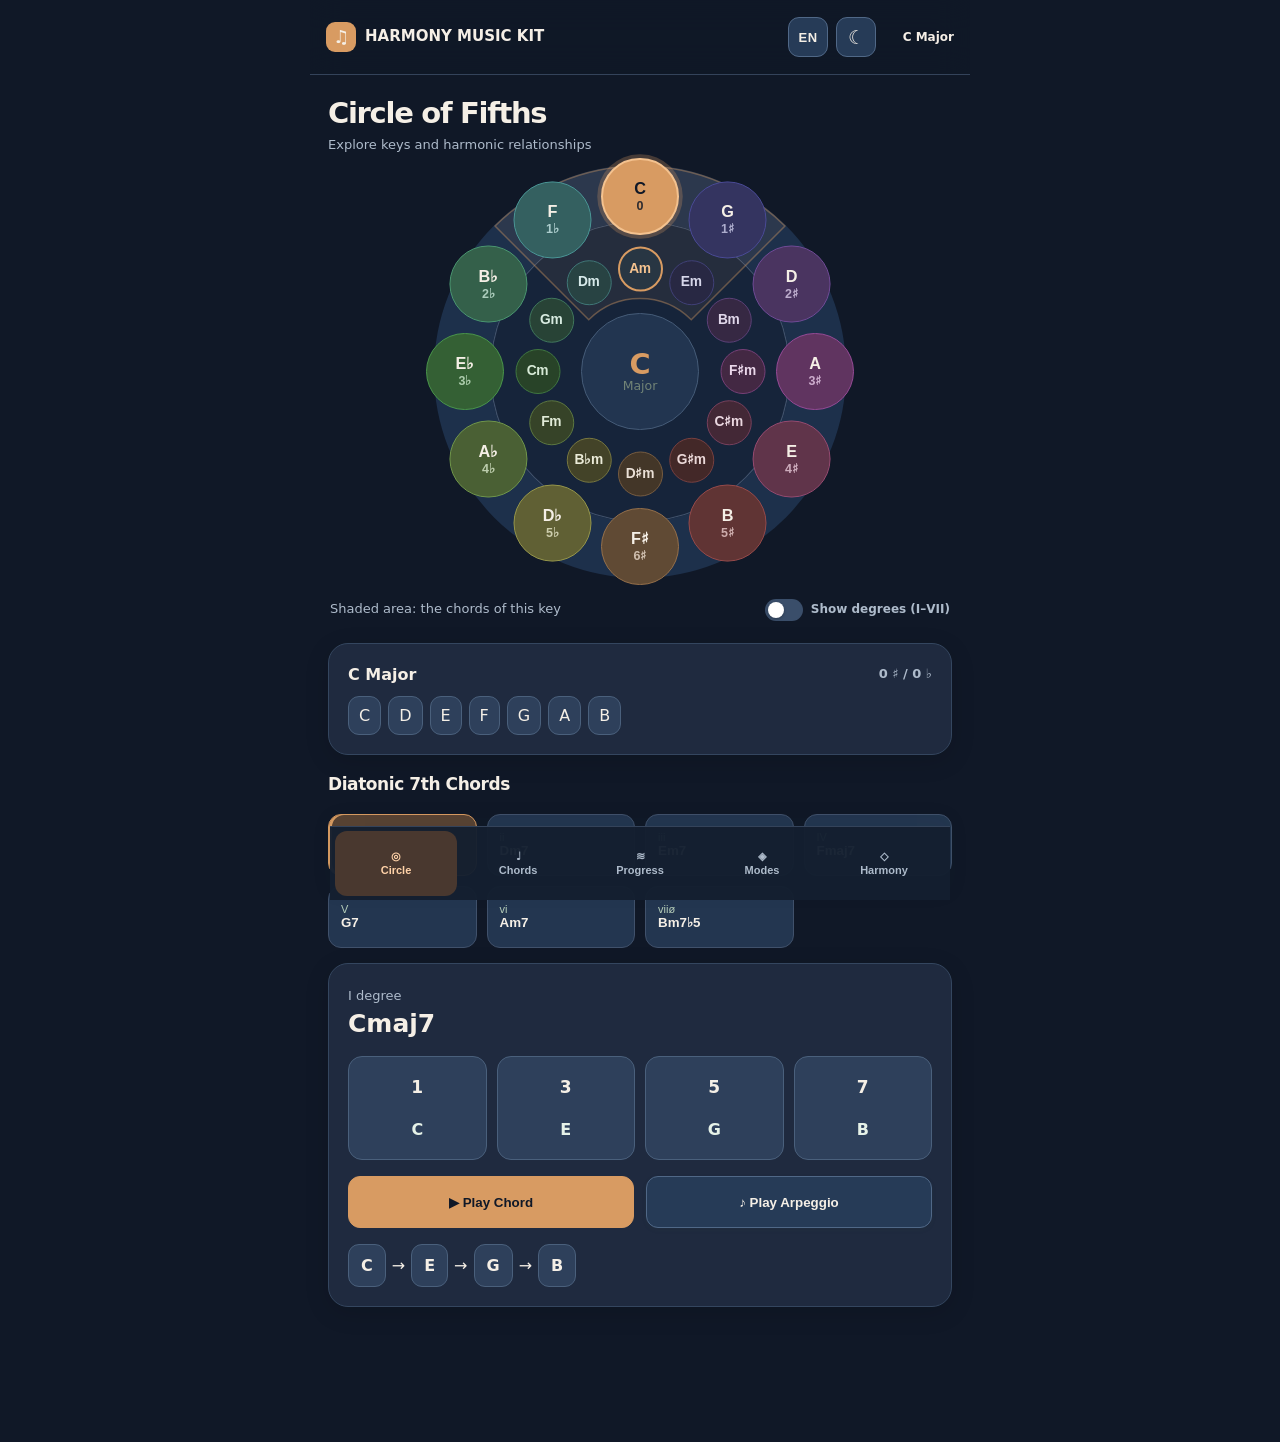
<file: web/index.html>
<!doctype html><html lang="en"><head><meta charset="utf-8"><meta name="viewport" content="width=device-width,initial-scale=1,viewport-fit=cover"><title>Harmony Music Kit 0.9.34</title><style>
:root{--bg:#101613;--panel:#18241e;--card:#202f27;--line:#435849;--text:#f5f9ff;--muted:#b0b9a9;--blue:#b58b57;--cyan:#87b59a;--pink:#bf9b75;--green:#89b99c;--amber:#d4ab6d;--red:#ff506d}*{box-sizing:border-box}body{margin:0;background:linear-gradient(180deg,#121c18,#18221d);color:var(--text);font-family:Inter,system-ui,sans-serif}.app{max-width:620px;margin:auto;min-height:100vh;padding-bottom:84px}header{position:sticky;top:0;z-index:9;display:flex;align-items:center;justify-content:space-between;background:#04111dec;backdrop-filter:blur(16px);padding:14px 18px;border-bottom:1px solid #102f46}.brand{font-size:13px;letter-spacing:.16em;font-weight:900}.brand span{color:var(--cyan)}.headkey{font-size:12px;color:var(--muted);text-align:right}.page{padding:16px}.hide{display:none}.hero{text-align:center}.hero h2{margin:2px 0;font-size:20px}.muted{color:var(--muted);font-size:13px}.seg{display:grid;grid-template-columns:1fr 1fr;background:#26372c;border:1px solid var(--line);border-radius:999px;padding:3px;margin:14px auto;width:min(290px,90%)}.seg button{border:0;border-radius:999px;min-height:38px;background:transparent;color:var(--muted);font-weight:800}.seg button.active{background:linear-gradient(90deg,#1688ef,#29b6ff);color:white;box-shadow:0 4px 18px #1688ef55}.circle{width:330px;height:330px;margin:16px auto 22px;border:50px solid #0c2a40;border-radius:50%;position:relative;box-shadow:inset 0 0 0 2px #15547c,0 0 40px #009dff15}.keybtn{position:absolute;left:50%;top:50%;width:62px;height:62px;margin:-31px;border:1px solid #ffffff33;border-radius:50%;color:#fff;font-weight:900;line-height:1.02;padding:5px 2px;box-shadow:0 7px 16px #0007;text-shadow:0 1px 5px #000}.keybtn:nth-of-type(12n+1){background:linear-gradient(145deg,#ff784d,#c63f62)}.keybtn:nth-of-type(12n+2){background:linear-gradient(145deg,#23b879,#087c79)}.keybtn:nth-of-type(12n+3){background:linear-gradient(145deg,#268cff,#3158d5)}.keybtn:nth-of-type(12n+4){background:linear-gradient(145deg,#20bdb0,#14728c)}.keybtn:nth-of-type(12n+5){background:linear-gradient(145deg,#18a99d,#176777)}.keybtn:nth-of-type(12n+6){background:linear-gradient(145deg,#087d91,#174c72)}.keybtn:nth-of-type(12n+7){background:linear-gradient(145deg,#1662a9,#273d91)}.keybtn:nth-of-type(12n+8){background:linear-gradient(145deg,#2458c4,#45369b)}.keybtn:nth-of-type(12n+9){background:linear-gradient(145deg,#5441c1,#762f9f)}.keybtn:nth-of-type(12n+10){background:linear-gradient(145deg,#8c3ba8,#9e356f)}.keybtn:nth-of-type(12n+11){background:linear-gradient(145deg,#ba3b78,#b94054)}.keybtn:nth-of-type(12n+12){background:linear-gradient(145deg,#d55356,#c45c31)}.keybtn small{display:block;margin-top:4px;color:#f2f8ff;font-size:8px;font-weight:800;white-space:nowrap;letter-spacing:-.03em}.keybtn.active small{color:#fff}.keybtn.active{border:2px solid #fff;transform-origin:center;box-shadow:0 0 0 3px #b58b5788,0 0 25px #b58b57aa}.center{position:absolute;inset:80px;border-radius:50%;display:grid;place-items:center;background:radial-gradient(circle,#0d2c43,#16221c);border:1px solid #1a567d}.center b{font-size:30px;text-shadow:0 0 18px #b58b5788}.center small{display:block;color:#8eb7d0;text-align:center;margin-top:-34px}.card{background:linear-gradient(145deg,#0b2235,#071824);border:1px solid var(--line);border-radius:20px;padding:16px;margin:12px 0;box-shadow:0 14px 34px #0005}.card h3{margin:0 0 10px}.glow{box-shadow:0 0 0 1px #a3bc8755,0 12px 34px #008cff18}.degreeRow{display:grid;grid-template-columns:repeat(4,1fr);gap:9px;margin:14px 0}.degree{display:grid;place-items:center;aspect-ratio:1;border-radius:50%;font-size:18px;font-weight:900;border:1px solid}.d1{color:#55b7ff;border-color:#b58b57;background:#b58b5718}.d3{color:#dc78ff;border-color:#bf9b75;background:#bf9b7518}.d5{color:#ffc14b;border-color:#d4ab6d;background:#d4ab6d18}.d7{color:#52e5d5;border-color:#87b59a;background:#87b59a18}.flow{display:flex;align-items:center;justify-content:center;gap:7px;flex-wrap:wrap;margin:12px 0}.flowChord{min-width:76px;padding:12px 9px;border-radius:13px;text-align:center;background:#2b4335;border:1px solid #22506d;font-weight:900}.flowChord.hot{border-color:var(--amber);background:#6a410d55;color:#ffd37a}.flowChord.alt{border-color:var(--pink);background:#54205c55;color:#f3a5ff}.arrow{color:#7095ad;font-weight:900}.topicTabs{display:grid;grid-template-columns:repeat(5,1fr);gap:5px;background:#16221c;border:1px solid var(--line);padding:4px;border-radius:14px;margin:14px 0}.topicTabs button{border:0;background:transparent;color:var(--muted);padding:10px 4px;border-radius:10px;font-size:11px;font-weight:800}.topicTabs button.active{background:#6b8669;color:white}.why{border-left:3px solid var(--amber);padding:11px 12px;background:#d4ab6d10;border-radius:10px;margin-top:12px}.ab{display:grid;grid-template-columns:1fr 1fr;gap:8px}.legend{display:flex;justify-content:center;gap:12px;flex-wrap:wrap;margin-top:12px;font-size:11px;color:var(--muted)}.legend i{display:inline-block;width:9px;height:9px;border-radius:50%;margin-right:4px}.fretWrap{background:linear-gradient(90deg,#2c1b13,#5b3925,#2d1b13);padding:9px;border-radius:12px}.instTitle{display:flex;justify-content:space-between;align-items:center;margin-bottom:12px}.row{display:flex;gap:7px;flex-wrap:wrap}.pill{border:1px solid #1a4b6d;padding:7px 10px;border-radius:9px;background:#0b2a41}.grid{display:grid;grid-template-columns:repeat(2,1fr);gap:8px}.chord{min-height:62px;border:1px solid var(--line);border-radius:12px;background:#26372c;color:var(--text);text-align:left;padding:9px}.chord.active{border-color:#27a9ff;background:#0d3350;box-shadow:inset 3px 0 #28a9ff}.roman{display:block;color:#72a8ca;font-size:11px}.modes{display:grid;grid-template-columns:repeat(3,1fr);gap:7px}.action{min-height:48px;border:1px solid #24506e;border-radius:12px;background:#202f27;color:var(--text);font-weight:800}.action.active,.action:active{background:#0e4167;border-color:#2fb6ff}.speedbox{margin-top:14px;padding:13px;border:1px solid var(--line);border-radius:14px;background:#061724}.speed{display:flex;justify-content:space-between;align-items:center;gap:10px}input{width:100%;accent-color:#a3bc87}.notes{display:flex;align-items:center;gap:6px;flex-wrap:wrap;margin-top:13px}.note{padding:8px 10px;border:1px solid var(--line);border-radius:10px;font-weight:900;transition:.12s}.note.on{background:#a3bc87;color:white;border-color:#7ed2ff;transform:translateY(-3px);box-shadow:0 0 18px #a3bc8777}.prog,.lesson{width:100%;margin:6px 0;text-align:left;padding:15px;border:1px solid var(--line);border-radius:15px;background:#26372c;color:var(--text)}.prog b,.lesson b{font-size:16px}.prog.active{border-color:#a3bc87;background:#0c3452}.tabs{display:flex;gap:8px}.tabs button{flex:1}.piano{display:flex;height:150px;overflow:hidden;border-radius:10px;background:white}.pk{position:relative;flex:1;border-right:1px solid #aaa;background:#fff;color:#102030;font-size:10px;display:flex;align-items:flex-end;justify-content:center;padding-bottom:8px;transition:.1s}.pk.black{background:#111;color:#fff;height:92px;margin:0 -11px;z-index:2;border-radius:0 0 4px 4px}.pk.chordtone{background:#ccecff}.pk.black.chordtone{background:#174d74}.pk.playing{background:#a3bc87!important;color:white;box-shadow:inset 0 0 0 3px #7dd8ff}.fret{min-width:540px;display:grid;grid-template-columns:42px repeat(9,1fr);font-size:11px}.fc{height:40px;border-right:1px solid #476075;border-bottom:1px solid #476075;display:flex;align-items:center;justify-content:center}.dot{width:24px;height:24px;border-radius:50%;display:grid;place-items:center;background:#176fa8;color:white;font-size:9px;font-weight:900}.dot.playing{background:#29b6ff;box-shadow:0 0 16px #29b6ff;transform:scale(1.15)}nav{position:fixed;bottom:0;left:0;right:0;max-width:620px;margin:auto;display:grid;grid-template-columns:repeat(5,1fr);background:#16221cf5;border-top:1px solid #16384f;padding-bottom:max(5px,env(safe-area-inset-bottom));z-index:10}nav button{min-height:68px;border:0;background:transparent;color:#6f8da2;font-size:11px;font-weight:800}nav button.active{color:#27aaff;background:#0a2133}.logo{font-size:20px;margin-right:7px}@media(min-width:520px){.grid{grid-template-columns:repeat(4,1fr)}}
.modeChooser{display:grid;grid-template-columns:repeat(2,1fr);gap:8px;margin:12px 0}.modeChoice{padding:11px 6px;border-radius:12px;border:1px solid var(--line);background:#081c2b;color:var(--text);font-weight:800}.modeChoice.active{border-color:var(--cyan);background:#0c4551}.formulaStrip,.modeNotes{display:flex;gap:6px;overflow-x:auto;padding:8px 0 12px}.formulaStep,.modeNote{min-width:39px;padding:9px 6px;text-align:center;border-radius:10px;background:#2b4335;border:1px solid #24516d;font-weight:900}.character{border-color:var(--amber)!important;color:#ffd67d!important;background:#70460d55!important}.modeCompare{border:1px solid #285069;background:#061725;border-radius:14px;padding:12px;margin-top:10px}.modeKeyRow{display:grid;grid-template-columns:54px 1fr 54px;gap:10px;align-items:center;text-align:center}.relativeList{display:grid;gap:8px;margin:14px 0}.relativeMode{display:flex;justify-content:space-between;align-items:center;padding:12px;border-radius:12px;border:1px solid var(--line);background:#081c2b;color:var(--text);text-align:left}.relativeMode span{font-size:11px;color:var(--muted)} 
/* Studio palette — charcoal, olive, parchment and copper */
:root{--bg:#111915;--panel:#19251e;--card:#203127;--line:#435848;--text:#f2efe4;--muted:#b1bba9;--blue:#c5a16e;--cyan:#9cbba0;--pink:#d6a17c;--green:#99bd94;--amber:#e3b774}
body{background:linear-gradient(180deg,#121a15,#1b2820);color:var(--text)}
header,nav{background:#16231deF;border-color:#405645}
.card{background:linear-gradient(145deg,#223329,#1b2a22);border-color:#435849}
.action,.prog,.lesson,.chord,.modeChoice,.relativeMode{background:#27392d;border-color:#4a614e;color:#f2efe4}
.action.active,.action:active,.chord.active,.prog.active,.modeChoice.active{background:#3d5942;border-color:#a3c19b;color:#f6f4e9}
nav button.active{background:#33483a;color:#d5bb8c}
.seg button.active{background:linear-gradient(90deg,#627e5d,#839978);box-shadow:none}
.degree.d1{color:#b8d3b0;border-color:#7e9d75;background:#6d90601b}
.degree.d3{color:#e1b48e;border-color:#bd8b65;background:#bd8b651b}
.degree.d5{color:#e4cf9d;border-color:#c9aa69;background:#c9aa691b}
.degree.d7{color:#a6c9bc;border-color:#86a99b;background:#86a99b1b}
.glow{box-shadow:0 0 0 1px #82977d45,0 12px 34px #080e0a35}
.modeNote,.formulaStep,.pill,.flowChord{background:#304437;border-color:#5b705c}
select{background:#304437!important;color:#f5f1e5!important;border-color:#637960!important}

/* Modern Conservatory — warm paper, editorial hierarchy, evergreen actions */
:root{--bg:#F3F0E8;--panel:#FFFFFF;--card:#FFFFFF;--line:#DCE4DA;--text:#25312C;--muted:#67786D;--blue:#315B48;--cyan:#315B48;--pink:#A87356;--green:#315B48;--amber:#B18448;--red:#A44E50;color-scheme:light}
html{background:#F3F0E8}body{background:#F3F0E8!important;color:var(--text);font-family:Inter,'Segoe UI',system-ui,-apple-system,sans-serif;line-height:1.45}
.app{max-width:660px;background:#F3F0E8;box-shadow:0 0 80px #23392b09}
header{background:#F3F0E8F2!important;border-bottom:1px solid #E1E4DB!important;padding:17px 20px;min-height:72px;box-shadow:none}
.brand{font-size:15px;letter-spacing:.025em;font-weight:850;color:#25312C}.brand span{color:#315B48}.logo{display:inline-grid;place-items:center;width:30px;height:30px;background:#315B48;color:#fff;border-radius:9px;font-size:18px;margin-right:9px}
.headkey{color:#687A6F;font-size:11px;line-height:1.5;max-width:48%}
.page{padding:22px 18px 24px}.page>h2,.hero h2{font-size:29px;font-weight:760;letter-spacing:-.045em;line-height:1.15;color:#25312C;margin:0 0 6px}.hero{text-align:left}.hero .muted,.page>.muted{font-size:13px;color:#738278}.muted{color:#67786D!important}
h3{color:#25312C;font-size:17px;letter-spacing:-.025em}.card{background:#FFFFFF!important;border:1px solid #E3E8DF!important;border-radius:20px;padding:19px;margin:15px 0;box-shadow:0 5px 24px #283D2B0B!important}.card .card{background:#F6F7F2!important;border:1px solid #E6ECE3!important;box-shadow:none!important}.glow{box-shadow:0 7px 28px #233E2B0D!important}
.seg{background:#E7EDE5;border:1px solid #E0E7DD;border-radius:100px}.seg button{color:#627568;font-weight:680}.seg button.active{background:#315B48!important;color:#FFFFFF!important;box-shadow:0 2px 7px #25493625!important}
.circle{background:#EAF0E9;border:45px solid #E4EDE5!important;box-shadow:inset 0 0 0 1px #CFDACF,0 6px 24px #315B4811!important;max-width:calc(100vw - 48px);max-height:calc(100vw - 48px)}
.keybtn,.keybtn:nth-of-type(n){background:#FFFFFF!important;color:#315B48!important;border:1px solid #D3DED4!important;text-shadow:none!important;box-shadow:0 2px 6px #233D2B0C!important;font-size:13px}.keybtn small{color:#788C7B!important;font-weight:650}.keybtn.active,.keybtn.active:nth-of-type(n){background:#315B48!important;color:white!important;border:2px solid #315B48!important;box-shadow:0 0 0 4px #9FB8A455!important}.keybtn.active small{color:#E2EFE5!important}
.center{background:#FFFFFF!important;border:1px solid #DAE4DA!important}.center b{color:#315B48;text-shadow:none!important}.center small{color:#718376!important}
.grid{gap:10px}.chord{background:#F3F6F1!important;border:1px solid #E2E9E0!important;border-radius:13px;color:#304838!important;padding:12px}.chord.active{background:#315B48!important;color:#FFFFFF!important;border-color:#315B48!important;box-shadow:none!important}.roman{color:#718778!important}.chord.active .roman{color:#DCEBE0!important}
.degreeRow{gap:10px}.degree{border-radius:14px;background:#EAF1E9!important;border:1px solid #D9E5DA!important;color:#315B48!important;box-shadow:none!important;font-size:17px}.degree small{color:#617B68!important}
.action{background:#E7EEE7!important;color:#315B48!important;border:1px solid #D4E1D6!important;border-radius:12px;min-height:46px;font-weight:750}.action.active,.action:active{background:#315B48!important;color:#FFFFFF!important;border-color:#315B48!important}
button{cursor:pointer;transition:background-color .16s,border-color .16s,transform .16s}button:focus-visible,select:focus-visible{outline:3px solid #A7BEA7;outline-offset:2px}
#libraryPlay,#runProg,#mlPlay,#guidePlay{background:#315B48!important;color:white!important;border-color:#315B48!important}
#libraryArp,#mlAB{background:#E7EEE7!important;color:#315B48!important}
#libraryPanel .row{align-items:end}label{font-size:12px;color:#65796A;font-weight:700}select{display:block;background:#F5F7F2!important;color:#25312C!important;border:1px solid #D7E2D7!important;border-radius:11px!important;padding:11px 12px!important;min-height:44px;font-size:14px;font-weight:650}
#libraryResult{color:#25312C}#libraryResult .note{background:#EAF1E9!important;color:#315B48!important;border-color:#D8E6D9!important}
#chordsPage>.card:last-of-type{background:#FFFFFF!important;box-shadow:0 4px 16px #2843310B!important;bottom:78px!important}
#instView{background:#F6F8F4!important}.tabs{gap:8px}.tabs .action{flex:1}
.pk.chordtone{background:#CDE2D0!important}.pk.black.chordtone{background:#476B57!important}.pk.playing{background:#8DB69A!important;color:#fff!important}.dot{background:#315B48!important}.fretWrap{background:linear-gradient(90deg,#A17A54,#D2B58B,#A17A54)}.fc{border-color:#B8A283;color:#23392B}
.note,.pill,.formulaStep,.modeNote{background:#EEF3EB!important;border:1px solid #DCE7DB!important;color:#315B48!important;border-radius:11px}.note.on{background:#315B48!important;color:white!important;box-shadow:0 4px 14px #315B4830!important;border-color:#315B48!important}.character{background:#F3E9D9!important;border-color:#C8A475!important;color:#8A6136!important}
.prog,.lesson,.modeChoice,.relativeMode{background:#FFFFFF!important;border:1px solid #E1E8DF!important;border-radius:15px;color:#25312C!important;box-shadow:0 3px 14px #243D2B08!important}.prog.active,.modeChoice.active{background:#E5F0E6!important;border-color:#789D83!important;box-shadow:inset 3px 0 #315B48!important}.prog b,.lesson b{color:#25312C}.modeCompare{background:#F5F8F3!important;border:1px solid #DCE8DC!important}.modeKeyRow b{color:#315B48}.relativeMode span{color:#67786D}.speedbox{background:#F5F7F3!important;border-color:#DCE6DC!important}
.topicTabs{background:#E7EEE7!important;border-color:#DDE6DC!important;gap:4px}.topicTabs button{color:#647B6A;font-weight:700}.topicTabs button.active{background:#315B48!important;color:#FFFFFF!important}.flowChord{background:#EAF1E9!important;border:1px solid #D8E5D8!important;color:#315B48!important}.flowChord.hot{background:#F1E8D8!important;color:#8A6035!important;border-color:#C6A676!important}.flowChord.alt{background:#E9E4EE!important;color:#635176!important;border-color:#B8A8C8!important}.arrow{color:#8B9E8D}.why{background:#F2F4E9!important;border-left:3px solid #B08B52!important;color:#354A39}
nav{background:#FFFEFBF5!important;border-top:1px solid #DFE6DC!important;box-shadow:0 -8px 22px #233B2B0C!important;padding:4px 4px max(5px,env(safe-area-inset-bottom))}nav button{color:#788A7D!important;min-height:65px;font-weight:670;font-size:11px}nav button.active{color:#315B48!important;background:#EAF0E8!important;border-radius:12px}
#libraryResult .formulaStrip{overflow-x:auto}#libraryResult .modeNote{min-width:38px}
@media(max-width:390px){.page{padding:18px 13px}.circle{transform:scale(.91);margin:0 auto -10px;transform-origin:center}.keybtn{width:59px;height:59px;margin:-29.5px}.topicTabs button{font-size:10px;padding:9px 2px}.brand{font-size:13px}.headkey{font-size:10px}}
@media(prefers-reduced-motion:reduce){*,*::before,*::after{transition:none!important;animation:none!important}}

/* v0.9.9: clearer interactive hierarchy and compact note cards */
.play-actions{display:grid;grid-template-columns:1fr 1fr;gap:12px;margin:16px 0}
.play-actions .action{width:100%;min-height:52px}
.action-primary,#libraryPlay,#runProg,#mlPlay,#guidePlay{background:#315B48!important;color:#fff!important;border:1px solid #315B48!important;box-shadow:0 3px 8px #315B4822!important}
.action-secondary,#libraryArp,#mlAB{background:#DFEADF!important;color:#244C39!important;border:1px solid #9FBAA6!important;box-shadow:0 2px 5px #294A3210!important}
.action-primary:hover{background:#244936!important}.action-secondary:hover{background:#D0E3D1!important}
.action-primary:active,.action-secondary:active{transform:scale(.985)}
.degreeRow{gap:10px!important}.degree{aspect-ratio:auto!important;min-height:104px!important;padding:12px 6px!important;line-height:1.55}
.degree small{display:inline-block;margin-top:9px;font-size:16px}
#arpNotes .note{padding:9px 12px}
.mode-compare-panel{background:#F7F9F5;border:1px solid #D9E5D9;border-radius:17px;padding:16px;margin-top:18px}
.compare-title{display:flex;align-items:center;justify-content:space-between;gap:8px;margin-bottom:12px;color:#25312C}
.compare-title .muted{font-size:11px}
.compare-grid{display:grid;grid-template-columns:1fr 1fr;gap:10px}
.compare-choice{min-width:0;display:flex;flex-direction:column;justify-content:center;gap:8px;padding:13px;background:#EAF1E9;border:2px solid #D9E6DA;border-radius:13px;color:#315B48}
.compare-choice small{font-size:11px;color:#5D7564;font-weight:650}
.compare-choice b{font-size:16px}
.compare-choice select{width:100%;min-width:0;margin:0!important;padding:8px!important;background:#fff!important}
.compare-choice.is-playing{background:#D7E8D8!important;border-color:#315B48!important;box-shadow:0 0 0 2px #315B4820}
.compare-reason{font-size:13px;line-height:1.55;color:#546B59;margin:13px 0}
.compare-play{width:100%}.compare-status{font-size:12px;color:#315B48;margin-top:10px;min-height:18px;text-align:center}
#chordsPage .row:has(#libraryPlay){display:grid!important;grid-template-columns:1fr 1fr;gap:12px!important}
#chordsPage>.card:last-of-type{background:#fff!important}
@media(max-width:370px){.play-actions,.compare-grid{gap:7px}.compare-choice{padding:9px}.compare-choice b{font-size:13px}.compare-choice select{font-size:12px!important}}

/* v0.9.10 Appearance: explicit Light/Dark/System. Existing light styles retained. */
.header-right{display:flex;align-items:center;gap:10px}.header-right #themeToggle{flex:none;border:1px solid #C6D8C8;background:#E7EEE7;color:#315B48;border-radius:11px;min-width:40px;min-height:40px;font-size:19px;cursor:pointer}
.harmony-key-controls{display:flex;align-items:center;gap:9px;flex-wrap:wrap;margin:15px 0}.harmony-key-controls select{width:auto;min-width:150px}.harmony-key-controls .muted{font-size:11px}
html[data-theme="dark"]{color-scheme:dark;--bg:#151D19;--panel:#202C24;--card:#26332B;--line:#415849;--text:#F1F0E8;--muted:#B2C3B5}
html[data-theme="dark"] body{background:#151D19!important;color:var(--text)!important}
html[data-theme="dark"] header,html[data-theme="dark"] nav{background:#1B2720F5!important;border-color:#415849!important}
html[data-theme="dark"] .card,html[data-theme="dark"] #chordsPage>.card:last-of-type{background:#26332B!important;border-color:#415849!important;box-shadow:0 5px 18px #0002!important;color:#F1F0E8!important}
html[data-theme="dark"] .muted,html[data-theme="dark"] label{color:#B2C3B5!important}
html[data-theme="dark"] .center,html[data-theme="dark"] .keybtn,html[data-theme="dark"] .keybtn:nth-of-type(n){background:#26372D!important;color:#E7F1E8!important;border-color:#4B6352!important}
html[data-theme="dark"] .circle{background:#1A2820!important;border-color:#283D30!important;box-shadow:inset 0 0 0 1px #415849!important}
html[data-theme="dark"] .center b,html[data-theme="dark"] .modeKeyRow b{color:#B7D5BC!important}
html[data-theme="dark"] .keybtn.active,html[data-theme="dark"] .keybtn.active:nth-of-type(n){background:#779B7E!important;color:#101B14!important;border-color:#B7D5BC!important}
html[data-theme="dark"] .keybtn.active small{color:#101B14!important}
html[data-theme="dark"] .seg,html[data-theme="dark"] .topicTabs{background:#23342A!important;border-color:#415849!important}
html[data-theme="dark"] .seg button,html[data-theme="dark"] .topicTabs button{color:#B2C3B5!important}
html[data-theme="dark"] .seg button.active,html[data-theme="dark"] .topicTabs button.active{background:#779B7E!important;color:#102015!important}
html[data-theme="dark"] .chord,html[data-theme="dark"] .prog,html[data-theme="dark"] .lesson,html[data-theme="dark"] .modeChoice,html[data-theme="dark"] .relativeMode{background:#293B30!important;color:#F1F0E8!important;border-color:#48624F!important;box-shadow:none!important}
html[data-theme="dark"] .chord.active,html[data-theme="dark"] .prog.active,html[data-theme="dark"] .modeChoice.active{background:#486D51!important;color:white!important;border-color:#86AB8D!important}
html[data-theme="dark"] .prog b,html[data-theme="dark"] .lesson b,html[data-theme="dark"] #libraryResult{color:#F1F0E8!important}
html[data-theme="dark"] .roman,html[data-theme="dark"] .chord.active .roman{color:#B6CEBA!important}
html[data-theme="dark"] .action,html[data-theme="dark"] .action-secondary,html[data-theme="dark"] #libraryArp,html[data-theme="dark"] #mlAB{background:#344A3A!important;color:#E6F2E8!important;border-color:#63856A!important}
html[data-theme="dark"] .action-primary,html[data-theme="dark"] #libraryPlay,html[data-theme="dark"] #runProg,html[data-theme="dark"] #mlPlay,html[data-theme="dark"] #guidePlay{background:#779B7E!important;color:#101B14!important;border-color:#779B7E!important}
html[data-theme="dark"] .degree,html[data-theme="dark"] .note,html[data-theme="dark"] .pill,html[data-theme="dark"] .formulaStep,html[data-theme="dark"] .modeNote,html[data-theme="dark"] .flowChord,html[data-theme="dark"] #libraryResult .note{background:#33483A!important;color:#E6F2E8!important;border-color:#536F59!important}
html[data-theme="dark"] .flowChord.hot,html[data-theme="dark"] .character{background:#55472F!important;color:#F1D4A1!important;border-color:#987A4C!important}
html[data-theme="dark"] .flowChord.alt{background:#473B4B!important;color:#E9CFEF!important}
html[data-theme="dark"] .why{background:#303B2F!important;color:#E7EEDD!important;border-color:#B79561!important}
html[data-theme="dark"] .mode-compare-panel,html[data-theme="dark"] .modeCompare,html[data-theme="dark"] .speedbox,html[data-theme="dark"] #instView{background:#213026!important;border-color:#415849!important}
html[data-theme="dark"] .compare-title,html[data-theme="dark"] .compare-reason,html[data-theme="dark"] .compare-status{color:#DCEADC!important}
html[data-theme="dark"] .compare-choice{background:#34493A!important;color:#E6F2E8!important;border-color:#536F59!important}
html[data-theme="dark"] .compare-choice small{color:#B2C3B5!important}
html[data-theme="dark"] .compare-choice.is-playing{background:#486D51!important;border-color:#A3C8AA!important}
html[data-theme="dark"] select,html[data-theme="dark"] .compare-choice select{background:#2A3D30!important;color:#F1F0E8!important;border-color:#57735D!important}
html[data-theme="dark"] nav button{color:#B2C3B5!important}html[data-theme="dark"] nav button.active{color:#DFF2E3!important;background:#3C5542!important}
html[data-theme="dark"] #themeToggle{background:#344A3A;color:#F1F0E8;border-color:#63856A}
html[data-theme="dark"] .pk{color:#102030!important}html[data-theme="dark"] .pk.black{color:white!important}

/* v0.9.12: compact header and complete dark palette */
header{gap:10px;justify-content:space-between;min-width:0}
.brand{display:flex;align-items:center;white-space:nowrap;min-width:0;flex:0 1 auto;letter-spacing:0}
.header-right{margin-left:auto;min-width:0;flex:0 0 auto;gap:9px}
.headkey{max-width:none;width:85px;text-align:right;line-height:1.3;font-size:11px;overflow-wrap:normal;white-space:normal}
.headkey strong{display:block;color:#315B48;font-size:12px;white-space:nowrap}
.headkey.hide{display:none!important}
@media(max-width:390px){header{padding:12px 12px!important}.brand{font-size:12px!important}.logo{margin-right:6px!important}.header-right{gap:6px}.headkey{width:77px;font-size:10px}.header-right #themeToggle{min-width:37px;min-height:37px}}
html[data-theme="dark"]{background:#151D19!important;color-scheme:dark!important}
html[data-theme="dark"] .app{background:#151D19!important;box-shadow:none!important}
html[data-theme="dark"] header{background:#1B2720F5!important;border-bottom-color:#415849!important}
html[data-theme="dark"] .brand,html[data-theme="dark"] .brand span,html[data-theme="dark"] .page>h2,html[data-theme="dark"] .hero h2,html[data-theme="dark"] h3{color:#F1F0E8!important}
html[data-theme="dark"] .headkey{color:#B2C3B5!important}
html[data-theme="dark"] .headkey strong{color:#D9EDDD!important}
html[data-theme="dark"] .logo{background:#779B7E!important;color:#101B14!important}
html[data-theme="dark"] .muted,html[data-theme="dark"] .hero .muted,html[data-theme="dark"] .page>.muted{color:#B2C3B5!important}
html[data-theme="dark"] .card .card{background:#293A30!important;border-color:#48624F!important}
html[data-theme="dark"] .degree,html[data-theme="dark"] .degree small{color:#E6F2E8!important}
html[data-theme="dark"] .relativeMode span{color:#B2C3B5!important}
html[data-theme="dark"] #instView,html[data-theme="dark"] .modeCompare{background:#213026!important;border-color:#415849!important}
html[data-theme="dark"] .pk.chordtone{background:#476B57!important}
html[data-theme="dark"] .pk.black.chordtone{background:#365A43!important}
html[data-theme="dark"] .pk.playing{background:#8DB69A!important;color:#102015!important}
html[data-theme="dark"] .compare-choice select{background:#2A3D30!important;color:#F1F0E8!important}
html[data-theme="dark"] #themeToggle{background:#344A3A!important;color:#F1F0E8!important;border-color:#63856A!important}
html[data-theme="dark"] #chordsPage>.card:last-of-type{background:#26332B!important}

/* v0.9.13: make dark theme genuinely override Modern Conservatory light !important rules */
html[data-theme="dark"]{--bg:#151D19!important;--panel:#202C24!important;--card:#26332B!important;--line:#415849!important;--text:#F1F0E8!important;--muted:#B2C3B5!important;color-scheme:dark!important}
html[data-theme="dark"] body,html[data-theme="dark"] .app{background:#151D19!important;color:#F1F0E8!important}
html[data-theme="dark"] .card,html[data-theme="dark"] .card .card,html[data-theme="dark"] #chordsPage>.card:last-of-type{background:#26332B!important;border-color:#415849!important;color:#F1F0E8!important;box-shadow:0 5px 18px #0002!important}
html[data-theme="dark"] .circle{background:#1A2820!important;border-color:#283D30!important;box-shadow:inset 0 0 0 1px #415849!important}
html[data-theme="dark"] .center{background:#26372D!important;border-color:#4B6352!important}
html[data-theme="dark"] .keybtn:nth-of-type(n){background:#26372D!important;color:#E7F1E8!important;border-color:#4B6352!important}
html[data-theme="dark"] .keybtn:nth-of-type(n) small{color:#B2C3B5!important}
html[data-theme="dark"] .keybtn.active:nth-of-type(n){background:#779B7E!important;color:#101B14!important;border-color:#B7D5BC!important}
html[data-theme="dark"] .keybtn.active:nth-of-type(n) small{color:#101B14!important}
html[data-theme="dark"] .seg{background:#23342A!important;border-color:#415849!important}
html[data-theme="dark"] .seg button.active{background:#779B7E!important;color:#102015!important;box-shadow:none!important}
html[data-theme="dark"] .chord,html[data-theme="dark"] .prog,html[data-theme="dark"] .lesson,html[data-theme="dark"] .modeChoice,html[data-theme="dark"] .relativeMode{background:#293B30!important;color:#F1F0E8!important;border-color:#48624F!important;box-shadow:none!important}
html[data-theme="dark"] .chord.active,html[data-theme="dark"] .prog.active,html[data-theme="dark"] .modeChoice.active{background:#486D51!important;color:white!important;border-color:#86AB8D!important}
html[data-theme="dark"] .degree,html[data-theme="dark"] .note,html[data-theme="dark"] .pill,html[data-theme="dark"] .formulaStep,html[data-theme="dark"] .modeNote,html[data-theme="dark"] .flowChord,html[data-theme="dark"] #libraryResult .note{background:#33483A!important;color:#E6F2E8!important;border-color:#536F59!important}
html[data-theme="dark"] .character,html[data-theme="dark"] .flowChord.hot{background:#55472F!important;color:#F1D4A1!important;border-color:#987A4C!important}
html[data-theme="dark"] .flowChord.alt{background:#473B4B!important;color:#E9CFEF!important}
html[data-theme="dark"] .action,html[data-theme="dark"] .action-secondary,html[data-theme="dark"] #libraryArp,html[data-theme="dark"] #mlAB{background:#344A3A!important;color:#E6F2E8!important;border-color:#63856A!important}
html[data-theme="dark"] .action-primary,html[data-theme="dark"] #libraryPlay,html[data-theme="dark"] #runProg,html[data-theme="dark"] #mlPlay,html[data-theme="dark"] #guidePlay{background:#779B7E!important;color:#101B14!important;border-color:#779B7E!important}
html[data-theme="dark"] .topicTabs{background:#23342A!important;border-color:#415849!important}
html[data-theme="dark"] .topicTabs button.active{background:#779B7E!important;color:#102015!important}
html[data-theme="dark"] .modeCompare,html[data-theme="dark"] .mode-compare-panel,html[data-theme="dark"] .speedbox,html[data-theme="dark"] #instView{background:#213026!important;border-color:#415849!important}
html[data-theme="dark"] select{background:#2A3D30!important;color:#F1F0E8!important;border-color:#57735D!important}
html[data-theme="dark"] nav{background:#1B2720F5!important;border-color:#415849!important}
html[data-theme="dark"] nav button{color:#B2C3B5!important}
html[data-theme="dark"] nav button.active{color:#DFF2E3!important;background:#3C5542!important}
html[data-theme="dark"] .muted,html[data-theme="dark"] .hero .muted,html[data-theme="dark"] .page>.muted{color:#B2C3B5!important}
html[data-theme="dark"] .prog b,html[data-theme="dark"] .lesson b,html[data-theme="dark"] #libraryResult,html[data-theme="dark"] h3{color:#F1F0E8!important}
/* Header: no redundant Circle Key label; key visible only on Circle tab. */
header{padding-left: max(16px, env(safe-area-inset-left))!important;padding-right:max(16px,env(safe-area-inset-right))!important}
.header-right{gap:8px!important}.headkey{width:auto!important;min-width:70px;max-width:80px;text-align:right;font-size:0!important;line-height:1.2}.headkey strong{font-size:12px!important;white-space:nowrap}
@media(max-width:390px){.brand{font-size:12px!important}.headkey{min-width:61px;max-width:68px}.header-right #themeToggle{min-width:38px;min-height:38px}}
/* v0.9.15: content can scroll above fixed bottom navigation. Native root owns Android insets. */
.app{padding-bottom:110px!important}
html,body{overflow-x:hidden}
@media(max-width:390px){.brand{letter-spacing:0!important;font-size:12px!important}.header-right{gap:7px!important}}

/* v0.9.16: native FrameLayout already handles Android navigation-bar insets.
   Keep bottom tab bar compact, and reserve scroll clearance inside the page. */
:root { --hl-bottom-tabs: 74px; }
html, body { min-height: 100%; overflow-x: hidden; }
.app { padding-bottom: calc(var(--hl-bottom-tabs) + 22px) !important; }
nav {
  position: fixed !important;
  bottom: 0 !important;
  top: auto !important;
  height: var(--hl-bottom-tabs) !important;
  min-height: 0 !important;
  max-height: var(--hl-bottom-tabs) !important;
  padding: 4px 5px !important;
  margin: 0 auto !important;
  box-sizing: border-box !important;
  align-items: stretch !important;
  grid-template-rows: minmax(0, 1fr) !important;
  overflow: hidden !important;
}
nav button {
  min-height: 0 !important;
  height: 100% !important;
  padding: 4px 2px !important;
  line-height: 1.25 !important;
}
/* Sticky Chord Library actions sit just above the bottom navigation. */
#chordsPage > .card:last-of-type { bottom: calc(var(--hl-bottom-tabs) + 6px) !important; }
@media (display-mode: standalone) {
  /* Android native container already applies system insets. */
}

/* v0.9.18 MIDNIGHT JAZZ — visual tokens only. Preserve layout and behavior. */
html[data-theme="light"]{
 --bg:#F7F5F0;--panel:#FFFFFF;--card:#E9EFF5;--line:#D7E0EA;--text:#202D40;--muted:#667587;
 --blue:#B9743F;--cyan:#3862D1;--pink:#A788D6;--green:#B9743F;--amber:#B9743F;
 color-scheme:light!important;
}
html[data-theme="dark"]{
 --bg:#101827!important;--panel:#1F2A3F!important;--card:#2E3B52!important;--line:#40516B!important;
 --text:#F5EFE6!important;--muted:#AEBBCB!important;--blue:#D89B62!important;
 --cyan:#7C9AE6!important;--pink:#A788D6!important;--green:#D89B62!important;--amber:#D89B62!important;
 color-scheme:dark!important;
}
/* LIGHT */
html[data-theme="light"],html[data-theme="light"] body,html[data-theme="light"] .app{background:#F7F5F0!important;color:#202D40!important}
html[data-theme="light"] header{background:#F7F5F0F5!important;border-color:#E2E5E9!important}
html[data-theme="light"] nav{background:#FFFFFFF5!important;border-color:#D7E0EA!important}
html[data-theme="light"] .brand,html[data-theme="light"] .brand span,html[data-theme="light"] .page>h2,html[data-theme="light"] .hero h2,html[data-theme="light"] h3{color:#202D40!important}
html[data-theme="light"] .logo{background:#B9743F!important;color:#FFF!important}
html[data-theme="light"] .card,html[data-theme="light"] .card .card,html[data-theme="light"] #chordsPage>.card:last-of-type{background:#FFFFFF!important;border-color:#E0E5EC!important;color:#202D40!important;box-shadow:0 5px 20px #1A29400C!important}
html[data-theme="light"] .muted,html[data-theme="light"] label,html[data-theme="light"] .headkey{color:#667587!important}
html[data-theme="light"] .headkey strong{color:#202D40!important}
html[data-theme="light"] .circle{background:#EDF2F8!important;border-color:#E2EAF3!important;box-shadow:inset 0 0 0 1px #CCD9E9!important}
html[data-theme="light"] .center,html[data-theme="light"] .keybtn:nth-of-type(n){background:#E9EFF5!important;color:#202D40!important;border-color:#CFDCEB!important;box-shadow:none!important}
html[data-theme="light"] .center b{color:#202D40!important}
html[data-theme="light"] .keybtn:nth-of-type(n) small{color:#667587!important}
html[data-theme="light"] .keybtn.active:nth-of-type(n){background:#D99054!important;color:#182231!important;border-color:#B9743F!important;box-shadow:0 0 0 3px #B9743F24!important}
html[data-theme="light"] .keybtn.active:nth-of-type(n) small{color:#202D40!important}
html[data-theme="light"] .seg,html[data-theme="light"] .topicTabs{background:#E9EFF5!important;border-color:#D7E0EA!important}
html[data-theme="light"] .seg button.active,html[data-theme="light"] .topicTabs button.active{background:#B9743F!important;color:white!important;box-shadow:none!important}
html[data-theme="light"] .chord,html[data-theme="light"] .prog,html[data-theme="light"] .lesson,html[data-theme="light"] .modeChoice,html[data-theme="light"] .relativeMode{background:#E9EFF5!important;color:#202D40!important;border-color:#D7E0EA!important;box-shadow:none!important}
html[data-theme="light"] .chord.active,html[data-theme="light"] .prog.active,html[data-theme="light"] .modeChoice.active{background:#F8E6D7!important;color:#202D40!important;border-color:#B9743F!important;box-shadow:inset 3px 0 #B9743F!important}
html[data-theme="light"] .degree,html[data-theme="light"] .note,html[data-theme="light"] .pill,html[data-theme="light"] .formulaStep,html[data-theme="light"] .modeNote,html[data-theme="light"] .flowChord,html[data-theme="light"] #libraryResult .note{background:#E9EFF5!important;color:#202D40!important;border-color:#D3DFEC!important}
html[data-theme="light"] .flowChord.hot,html[data-theme="light"] .character{background:#F6DDC5!important;color:#75421F!important;border-color:#D6A16F!important}
html[data-theme="light"] .flowChord.alt{background:#EDE3F8!important;color:#67498E!important;border-color:#B8A0D9!important}
html[data-theme="light"] .action,html[data-theme="light"] .action-secondary,html[data-theme="light"] #libraryArp,html[data-theme="light"] #mlAB{background:#E9EFF5!important;color:#202D40!important;border-color:#CFDCEB!important}
html[data-theme="light"] .action-primary,html[data-theme="light"] #libraryPlay,html[data-theme="light"] #runProg,html[data-theme="light"] #mlPlay,html[data-theme="light"] #guidePlay{background:#B9743F!important;color:#FFFFFF!important;border-color:#B9743F!important;box-shadow:none!important}
html[data-theme="light"] .mode-compare-panel,html[data-theme="light"] .modeCompare,html[data-theme="light"] .speedbox,html[data-theme="light"] #instView{background:#F4F6FA!important;border-color:#D7E0EA!important}
html[data-theme="light"] .compare-choice{background:#E9EFF5!important;color:#202D40!important;border-color:#C7D6E7!important}
html[data-theme="light"] .compare-choice.is-playing{background:#DBE6FC!important;border-color:#3862D1!important}
html[data-theme="light"] select,html[data-theme="light"] .compare-choice select{background:#E9EFF5!important;color:#202D40!important;border-color:#D1DCE9!important}
html[data-theme="light"] .why{background:#FFF4E5!important;color:#202D40!important;border-color:#B9743F!important}
html[data-theme="light"] nav button{color:#667587!important}html[data-theme="light"] nav button.active{color:#8B4C26!important;background:#F4D9C1!important}
html[data-theme="light"] #themeToggle{background:#E9EFF5!important;color:#202D40!important;border-color:#D1DCE9!important}
html[data-theme="light"] .pk.chordtone{background:#C8DDF6!important}html[data-theme="light"] .pk.black.chordtone{background:#3862D1!important}html[data-theme="light"] .dot{background:#3862D1!important}
/* DARK */
html[data-theme="dark"],html[data-theme="dark"] body,html[data-theme="dark"] .app{background:#101827!important;color:#F5EFE6!important}
html[data-theme="dark"] header{background:#101827F5!important;border-color:#34435A!important}
html[data-theme="dark"] nav{background:#141F30F7!important;border-color:#34435A!important}
html[data-theme="dark"] .brand,html[data-theme="dark"] .brand span,html[data-theme="dark"] .page>h2,html[data-theme="dark"] .hero h2,html[data-theme="dark"] h3{color:#F5EFE6!important}
html[data-theme="dark"] .logo{background:#D89B62!important;color:#101827!important}
html[data-theme="dark"] .card,html[data-theme="dark"] .card .card,html[data-theme="dark"] #chordsPage>.card:last-of-type{background:#1F2A3F!important;border-color:#34465F!important;color:#F5EFE6!important;box-shadow:0 6px 24px #00000022!important}
html[data-theme="dark"] .muted,html[data-theme="dark"] label,html[data-theme="dark"] .headkey,html[data-theme="dark"] .hero .muted{color:#AEBBCB!important}
html[data-theme="dark"] .headkey strong{color:#F5EFE6!important}
html[data-theme="dark"] .circle{background:#16243A!important;border-color:#1D304B!important;box-shadow:inset 0 0 0 1px #40516B!important}
html[data-theme="dark"] .center,html[data-theme="dark"] .keybtn:nth-of-type(n){background:#223550!important;color:#F5EFE6!important;border-color:#455B77!important;box-shadow:none!important}
html[data-theme="dark"] .center b{color:#D89B62!important}
html[data-theme="dark"] .keybtn:nth-of-type(n) small{color:#AEBBCB!important}
html[data-theme="dark"] .keybtn.active:nth-of-type(n){background:#D89B62!important;color:#101827!important;border-color:#F4C28F!important;box-shadow:0 0 0 3px #D89B6244!important}
html[data-theme="dark"] .keybtn.active:nth-of-type(n) small{color:#101827!important}
html[data-theme="dark"] .seg,html[data-theme="dark"] .topicTabs{background:#1B2C44!important;border-color:#34465F!important}
html[data-theme="dark"] .seg button.active,html[data-theme="dark"] .topicTabs button.active{background:#D89B62!important;color:#101827!important;box-shadow:none!important}
html[data-theme="dark"] .chord,html[data-theme="dark"] .prog,html[data-theme="dark"] .lesson,html[data-theme="dark"] .modeChoice,html[data-theme="dark"] .relativeMode{background:#233650!important;color:#F5EFE6!important;border-color:#40516B!important;box-shadow:none!important}
html[data-theme="dark"] .chord.active,html[data-theme="dark"] .prog.active,html[data-theme="dark"] .modeChoice.active{background:#594333!important;color:#F5EFE6!important;border-color:#D89B62!important;box-shadow:inset 3px 0 #D89B62!important}
html[data-theme="dark"] .degree,html[data-theme="dark"] .note,html[data-theme="dark"] .pill,html[data-theme="dark"] .formulaStep,html[data-theme="dark"] .modeNote,html[data-theme="dark"] .flowChord,html[data-theme="dark"] #libraryResult .note{background:#2E405B!important;color:#F5EFE6!important;border-color:#4A607C!important}
html[data-theme="dark"] .flowChord.hot,html[data-theme="dark"] .character{background:#67452F!important;color:#FFD8B0!important;border-color:#B9814B!important}
html[data-theme="dark"] .flowChord.alt{background:#433757!important;color:#E2D2FF!important;border-color:#8D71B8!important}
html[data-theme="dark"] .action,html[data-theme="dark"] .action-secondary,html[data-theme="dark"] #libraryArp,html[data-theme="dark"] #mlAB{background:#263B57!important;color:#F5EFE6!important;border-color:#506887!important}
html[data-theme="dark"] .action-primary,html[data-theme="dark"] #libraryPlay,html[data-theme="dark"] #runProg,html[data-theme="dark"] #mlPlay,html[data-theme="dark"] #guidePlay{background:#D89B62!important;color:#101827!important;border-color:#D89B62!important;box-shadow:none!important}
html[data-theme="dark"] .mode-compare-panel,html[data-theme="dark"] .modeCompare,html[data-theme="dark"] .speedbox,html[data-theme="dark"] #instView{background:#1A293F!important;border-color:#40516B!important}
html[data-theme="dark"] .compare-choice{background:#293E5C!important;color:#F5EFE6!important;border-color:#506887!important}
html[data-theme="dark"] .compare-choice.is-playing{background:#344F85!important;border-color:#7C9AE6!important}
html[data-theme="dark"] select,html[data-theme="dark"] .compare-choice select{background:#263B57!important;color:#F5EFE6!important;border-color:#506887!important}
html[data-theme="dark"] .why{background:#29364A!important;color:#F5EFE6!important;border-color:#D89B62!important}
html[data-theme="dark"] nav button{color:#AEBBCB!important}html[data-theme="dark"] nav button.active{color:#FFD2A8!important;background:#49382F!important}
html[data-theme="dark"] #themeToggle{background:#263B57!important;color:#F5EFE6!important;border-color:#506887!important}
html[data-theme="dark"] .pk.chordtone{background:#456C9E!important}html[data-theme="dark"] .pk.black.chordtone{background:#315181!important}html[data-theme="dark"] .dot{background:#7C9AE6!important}
/* Shared musical semantics: blue mode choice, violet borrowed color, copper selected. */
html[data-theme] .modeChoice.active{border-color:#7C9AE6!important}
html[data-theme="dark"] .modeChoice.active{background:#344F85!important}
html[data-theme="light"] .modeChoice.active{background:#DCE7FF!important}
html[data-theme="dark"] .character{border-left-color:#A788D6!important}
html[data-theme="light"] .character{border-left-color:#A788D6!important}
html[data-theme] .note.on{background:#D89B62!important;color:#101827!important;border-color:#D89B62!important}
html[data-theme] button:focus-visible,html[data-theme] select:focus-visible{outline:3px solid #7C9AE6!important;outline-offset:2px}
/* v0.9.18: theme-aware Progression key selector */
#progKey{background:var(--surface,#202D40);color:var(--text,#F5EFE6);border:1px solid var(--border,#455B76);padding:11px 12px;border-radius:10px;margin:8px;max-width:100%;font:inherit}

/* v0.9.21 — Midnight Jazz fretboard and progression practice */
.hmk-player{margin-top:15px;padding:15px;border:1px solid #64796655;border-radius:17px;background:linear-gradient(145deg,#17251f,#273b30);color:#f3f2e9}
.hmk-player .muted{color:#b7c7ba!important}.hmk-player-head{display:flex;justify-content:space-between;gap:10px;align-items:center}.hmk-player-head b{font-size:17px}
.hmk-player .hmk-steps{display:flex;gap:7px;flex-wrap:wrap;margin:14px 0}.hmk-player .hmk-step{padding:9px 11px;border:1px solid #5c7664;border-radius:10px;background:#293d32;color:#e4ece4;font-weight:700}.hmk-player .hmk-step.on{background:#e3b66f;color:#1b241e;border-color:#e3b66f}
.hmk-controls{display:flex;align-items:center;gap:12px;flex-wrap:wrap}.hmk-controls button{border-radius:11px;padding:10px 17px;background:#e3b66f;color:#1b241e;border:0;font-weight:800;cursor:pointer}.hmk-controls label{display:flex;gap:6px;align-items:center;color:#edf2eb!important}.hmk-controls input[type=range]{width:100%;accent-color:#e3b66f}.hmk-tempo{display:flex;gap:10px;align-items:center;margin-top:12px}.hmk-tempo input{flex:1;min-width:65px}.hmk-tempo output{min-width:65px;text-align:right;font-weight:800}.hmk-strings{margin-top:7px;min-width:555px;border:7px solid #1a211b;border-radius:12px;background:linear-gradient(100deg,#35251c,#50372a 26%,#38251d 54%,#513a2b 80%,#2e211a);box-shadow:inset 0 0 18px #0009,0 8px 18px #0003;overflow:hidden}.hmk-fretrow{display:grid;grid-template-columns:39px repeat(13,minmax(35px,1fr));height:42px;align-items:stretch;position:relative}.hmk-fretcell{position:relative;display:flex;align-items:center;justify-content:center;border-right:3px ridge #b6b5a9;color:#f3e9d8;font-size:11px;font-weight:700;isolation:isolate}.hmk-fretcell:first-child{border-right:5px solid #e8d8b5;background:#25231f}.hmk-fretcell:not(:first-child):before{content:'';position:absolute;left:0;right:0;top:50%;height:var(--string-w,2px);background:linear-gradient(#f9f9ef,#6b7372,#d2d4d0);box-shadow:0 1px 2px #000c;z-index:-1}.hmk-fretdot{background:#e8ba73;border:2px solid #fff0cb;border-radius:50%;min-width:28px;height:28px;display:grid;place-items:center;color:#15241d;box-shadow:0 2px 8px #0008;cursor:pointer;padding:0 2px;font-size:10px}.hmk-fretdot.root{background:#a8d9ba;border-color:#e4ffe9}.hmk-fretmarkers{display:grid;grid-template-columns:39px repeat(13,minmax(35px,1fr));min-width:555px;text-align:center;font-size:10px;color:#b4c2b6;padding:5px 7px}.hmk-fretmarkers span:nth-child(5),.hmk-fretmarkers span:nth-child(7),.hmk-fretmarkers span:nth-child(9),.hmk-fretmarkers span:nth-child(11),.hmk-fretmarkers span:nth-child(14){color:#e3b66f;font-weight:900}

/* v0.9.27: UX fixes and theme-aware Practice Player */
.topicTabs{grid-template-columns:repeat(4,1fr)!important}
.prog-detail{margin:2px 0 12px!important;scroll-margin-bottom:calc(var(--hl-bottom-tabs) + 16px);scroll-margin-top:90px}
html[data-theme="light"] .chord.active .roman{color:#8B4C26!important}
html[data-theme="dark"] .chord.active .roman{color:#FFD2A8!important}
html[data-theme="light"] .tabs .action.active{background:#B9743F!important;color:#fff!important;border-color:#B9743F!important}
html[data-theme="dark"] .tabs .action.active{background:#D89B62!important;color:#101827!important;border-color:#D89B62!important}
html[data-theme="dark"] .hmk-player{background:#1A293F;border-color:#40516B;color:#F5EFE6}
html[data-theme="dark"] .hmk-player .muted,html[data-theme="dark"] .hmk-controls label{color:#AEBBCB!important}
html[data-theme="dark"] .hmk-player .hmk-step{background:#2E405B;border-color:#4A607C;color:#F5EFE6}
html[data-theme="dark"] .hmk-player .hmk-step.on,html[data-theme="dark"] .hmk-controls button{background:#D89B62;border-color:#D89B62;color:#101827}
html[data-theme="dark"] .hmk-player input{accent-color:#D89B62}
html[data-theme="light"] .hmk-player{background:#F4F6FA;border-color:#D7E0EA;color:#202D40}
html[data-theme="light"] .hmk-player .muted,html[data-theme="light"] .hmk-controls label{color:#667587!important}
html[data-theme="light"] .hmk-player .hmk-step{background:#E9EFF5;border-color:#D3DFEC;color:#202D40}
html[data-theme="light"] .hmk-player .hmk-step.on,html[data-theme="light"] .hmk-controls button{background:#B9743F;border-color:#B9743F;color:#fff}
html[data-theme="light"] .hmk-player input{accent-color:#B9743F}

/* v0.9.28: sound loading status and credits */
.sound-status{font-size:11px;min-height:15px;margin-top:6px;text-align:center}
.credits{font-size:11px;line-height:1.45;margin:14px 2px 0}.credits summary{cursor:pointer}.credits p{margin:6px 0 0}

/* v0.9.30: compact language toggle; brand never truncates */
.header-right .lang-toggle{flex:none;border:1px solid #D1DCE9;border-radius:11px;min-width:40px;min-height:40px;font-size:13px;font-weight:800;letter-spacing:.04em;cursor:pointer}
html[data-theme="light"] .lang-toggle{background:#E9EFF5!important;color:#202D40!important;border-color:#D1DCE9!important}
html[data-theme="dark"] .lang-toggle{background:#263B57!important;color:#F5EFE6!important;border-color:#506887!important}
.brand .logo{flex:none}
@media(max-width:430px){.brand{font-size:14px!important}.headkey{min-width:0!important}}
@media(max-width:390px){.header-right .lang-toggle{min-width:37px;min-height:37px}.brand{font-size:12px!important}}
@media(max-width:370px){.brand{font-size:11px!important}.header-right{gap:6px!important}}

/* v0.9.31: two-ring circle (majors outside, relative minors inside) */
.keybtn{font-size:15px}
.keybtn.minkey{width:36px!important;height:36px!important;margin:-18px!important;padding:0!important;font-size:11px!important;font-weight:800!important;letter-spacing:-.02em;border-radius:50%}
html[data-theme="dark"] .keybtn.minkey:nth-of-type(n){background:hsl(var(--h) 26% 21%)!important;color:hsl(var(--h) 30% 88%)!important;border-color:hsl(var(--h) 30% 36%)!important}
html[data-theme="light"] .keybtn.minkey:nth-of-type(n){background:hsl(var(--h) 60% 96%)!important;color:hsl(var(--h) 35% 26%)!important;border-color:hsl(var(--h) 38% 84%)!important}
html[data-theme="dark"] .keybtn.active:nth-of-type(n),html[data-theme="dark"] .keybtn.minkey.active:nth-of-type(n){background:#D89B62!important;color:#101827!important;border-color:#F4C28F!important}
html[data-theme="light"] .keybtn.active:nth-of-type(n),html[data-theme="light"] .keybtn.minkey.active:nth-of-type(n){background:#D99054!important;color:#182231!important;border-color:#B9743F!important}
html[data-theme="dark"] .keybtn.related:nth-of-type(n){border:2px solid #D89B62!important;color:#F4C28F!important}
html[data-theme="light"] .keybtn.related:nth-of-type(n){border:2px solid #B9743F!important;color:#8B4C26!important}
.center{top:50%!important;left:50%!important;right:auto!important;bottom:auto!important;width:70px;height:70px;margin:-35px;display:flex!important;flex-direction:column;align-items:center;justify-content:center;gap:2px}.center b{font-size:24px!important;line-height:1}.center small{font-size:10px;line-height:1;margin-top:0!important}

/* v0.9.31: diatonic wedge, degree badges, key-signature counts */
.circle{overflow:visible}
.wedge{position:absolute;left:50%;top:50%;width:360px;height:360px;margin:-180px;pointer-events:none;overflow:visible;z-index:0}
.wedge-rot{transition:transform .35s ease}
@media(prefers-reduced-motion:reduce){.wedge-rot{transition:none}}
html[data-theme="dark"] .wedge-fill{fill:#D89B6214;stroke:#D89B6266;stroke-width:1.2}
html[data-theme="light"] .wedge-fill{fill:#B9743F14;stroke:#B9743F55;stroke-width:1.2}
.keybtn{z-index:1;overflow:visible}
.keybtn>span:first-child{display:block;line-height:1.05}
.keybtn .sigc{display:block;font-size:10px!important;font-weight:700;letter-spacing:0;margin-top:2px!important;line-height:1;opacity:.85}
.keybtn .deg{position:absolute;transform:translate(-50%,-50%);z-index:2;font-size:9px;font-weight:800;line-height:1;padding:2px 4px;border-radius:6px;white-space:nowrap;pointer-events:none}
.keybtn.minkey .deg{font-size:8.5px;padding:2px 3px}
html[data-theme="dark"] .keybtn .deg{background:#D89B62;color:#101827}
html[data-theme="light"] .keybtn .deg{background:#B9743F;color:#fff}
html[data-theme="dark"] .keybtn.dim-slot:nth-of-type(n){border:1.5px dashed #D89B62!important}
html[data-theme="light"] .keybtn.dim-slot:nth-of-type(n){border:1.5px dashed #B9743F!important}
html[data-theme="dark"] .keybtn.degsel:not(.active):nth-of-type(n){box-shadow:0 0 0 3px #F5EFE666!important}
html[data-theme="light"] .keybtn.degsel:not(.active):nth-of-type(n){box-shadow:0 0 0 3px #202D4055!important}

/* v0.9.31: circle legend + degrees switch */
.circle-legend{display:flex;flex-wrap:wrap;align-items:center;justify-content:space-between;gap:8px 14px;margin:14px 2px 2px;font-size:13px}
.deg-toggle{display:inline-flex;align-items:center;gap:8px;font-weight:700;cursor:pointer;min-height:36px}
.deg-toggle input{appearance:none;-webkit-appearance:none;width:38px;height:22px;border-radius:11px;position:relative;margin:0;cursor:pointer;transition:background .2s;flex:none}
.deg-toggle input::after{content:"";position:absolute;top:3px;left:3px;width:16px;height:16px;border-radius:50%;background:#fff;transition:transform .2s;box-shadow:0 1px 3px #0004}
.deg-toggle input:checked::after{transform:translateX(16px)}
.deg-toggle input:focus-visible{outline:2px solid currentColor;outline-offset:2px}
html[data-theme="dark"] .deg-toggle input{background:#3A4E6A}html[data-theme="dark"] .deg-toggle input:checked{background:#D89B62}
html[data-theme="light"] .deg-toggle input{background:#C9D4E2}html[data-theme="light"] .deg-toggle input:checked{background:#B9743F}
@media(prefers-reduced-motion:reduce){.deg-toggle input,.deg-toggle input::after{transition:none}}

/* v0.9.31: selected key's accidentals in the centre; altered notes highlighted in the scale */
.center{width:94px!important;height:94px!important;margin:-47px!important;gap:1px!important}
.center b{font-size:23px!important}
.center-sig{display:flex!important;flex-direction:column;align-items:center;gap:1px;margin-top:2px!important;font-size:11.5px!important;font-weight:800;line-height:1.15;letter-spacing:-.01em;white-space:nowrap}
.center-sig:empty{display:none!important}
html[data-theme="dark"] .center-sig{color:#F4C28F!important}
html[data-theme="light"] .center-sig{color:#8B4C26!important}
html[data-theme="dark"] .pill.acc{color:#F4C28F!important;border-color:#D89B62!important;font-weight:800}
html[data-theme="light"] .pill.acc{color:#8B4C26!important;border-color:#B9743F!important;font-weight:800}

/* v0.9.31: circle sized to the screen; soft colour wheel (a key and its relative minor share a hue) */
.circle{width:330px!important;height:330px!important;max-width:none!important;max-height:none!important;transform:none!important;zoom:var(--cz,.91);margin:8px auto 0!important}
html[data-theme="dark"] .keybtn:nth-of-type(n){background:hsl(var(--h) 30% 29%)!important;border-color:hsl(var(--h) 34% 44%)!important;color:#F5EFE6!important}
html[data-theme="light"] .keybtn:nth-of-type(n){background:hsl(var(--h) 62% 91%)!important;border-color:hsl(var(--h) 38% 78%)!important;color:hsl(var(--h) 42% 22%)!important}
html[data-theme="dark"] .keybtn:not(.active):nth-of-type(n) small.sigc{color:hsl(var(--h) 32% 82%)!important}
html[data-theme="light"] .keybtn:not(.active):nth-of-type(n) small.sigc{color:hsl(var(--h) 30% 34%)!important}

/* v0.9.32 chord shapes (guitar diagram + piano inversions) */
#instView{--cs-acc:#D89B62;--cs-accink:#101827;--cs-dot:#E9EEF5;--cs-dotink:#101827;--cs-line:#40516B;--cs-ink:#F5EFE6;--cs-mut:#AEBBCB;--pk-w:#F5EFE6;--pk-b:#0B111C;--pk-on:#F7D9B8}
html[data-theme="light"] #instView{--cs-acc:#B9743F;--cs-accink:#FFFFFF;--cs-dot:#202D40;--cs-dotink:#FFFFFF;--cs-line:#B7C3D1;--cs-ink:#202D40;--cs-mut:#667587;--pk-w:#FFFFFF;--pk-b:#1C2635;--pk-on:#F3D3B2}
.cs-sub{width:100%!important;margin:0 0 14px!important}
.cs-stage{display:flex;flex-direction:column;align-items:center;gap:6px;touch-action:pan-y;user-select:none}
.cs-svg{display:block;width:100%;max-width:250px;height:auto;overflow:visible}.cs-piano{max-width:420px}
.cs-line{stroke:var(--cs-line)}.cs-nut{fill:var(--cs-ink)}.cs-muted{fill:var(--cs-mut)}.cs-dot{fill:var(--cs-dot)}.cs-dotink{fill:var(--cs-dotink)}.cs-root{fill:var(--cs-acc)}.cs-rootink{fill:var(--cs-accink)}.cs-open{stroke:var(--cs-mut)}.cs-openroot{stroke:var(--cs-acc)}
.pk-w{fill:var(--pk-w);stroke:var(--cs-line)}.pk-b{fill:var(--pk-b)}.pk-on{fill:var(--pk-on);stroke:var(--cs-line)}.pk-bon{fill:#B98A5E}.pk-bass{fill:var(--cs-acc)}.pk-ink{fill:#101827}.pk-binink{fill:#FFFFFF}.pk-fing{fill:#101827}.pk-finging{fill:#F5EFE6}
.cs-order{font-size:13px}
.cs-nav{display:flex;align-items:center;justify-content:space-between;gap:8px;margin-top:12px}
.cs-arrow{width:44px;height:44px;flex:0 0 44px;border-radius:50%;border:1px solid var(--cs-line);background:transparent;color:var(--cs-ink);font-size:20px;line-height:1;cursor:pointer}.cs-arrow:disabled{opacity:.35;cursor:default}
.cs-info{display:flex;flex-direction:column;align-items:center;gap:7px;text-align:center;font-size:14px;min-width:0}.cs-info b{color:var(--cs-ink)}
.cs-dots{display:flex;gap:7px}.cs-dots span{width:8px;height:8px;border-radius:50%;background:var(--cs-line)}.cs-dots span.on{background:var(--cs-acc)}
.cs-legend{display:flex;flex-wrap:wrap;gap:6px 16px;margin-top:12px;font-size:12px;color:var(--cs-mut)}.cs-legend span{display:inline-flex;align-items:center;gap:6px}
.cs-legend .dot{display:inline-block;width:12px;height:12px;border-radius:50%;background:var(--cs-dot)}.cs-legend .dot.root{background:var(--cs-acc)}.cs-legend .dot.open{width:10px;height:10px;background:transparent;border:1.8px solid var(--cs-mut)}
.cs-legend .sq{display:inline-block;width:12px;height:12px;border-radius:3px}.cs-legend .sq.bass{background:var(--cs-acc)}.cs-legend .sq.tone{background:var(--pk-on)}
</style></head><body><div class="app"><header><div class="brand"><span class="logo">♫</span>HARMONY&nbsp;<span>MUSIC KIT</span></div><div class="header-right"><button id="langToggle" type="button" class="lang-toggle">EN</button><button id="themeToggle" type="button" aria-label="Change appearance" title="Appearance">☼</button><div id="headerKey" class="headkey">C Major<br>Explore · Listen · Understand</div></div></header>
<section id="circlePage" class="page"><div class="hero"><h2 data-i18n="Circle of Fifths">Circle of Fifths</h2><div class="muted" data-i18n="Explore keys and harmonic relationships">Explore keys and harmonic relationships</div></div><div id="circle" class="circle" role="group" aria-label="Circle of Fifths" data-i18n-aria="Circle of Fifths"><div class="center"><b id="centerKey">C</b><small id="centerMode">Major</small><small id="centerSig" class="center-sig"></small></div></div><div class="circle-legend"><span class="muted" data-i18n="Shaded area: the chords of this key">Shaded area: the chords of this key</span><label class="deg-toggle"><input type="checkbox" id="degToggle"><span data-i18n="Show degrees (I–VII)">Show degrees (I–VII)</span></label></div><div class="card"><div class="speed"><b id="keyName">C Major</b><span id="signature" class="muted"></span></div><div id="scaleNotes" class="row" style="margin-top:10px"></div></div><h3 data-i18n="Diatonic 7th Chords">Diatonic 7th Chords</h3><div id="chords" class="grid"></div><div class="card"><div id="detail"></div><div class="play-actions"><button class="action action-primary" data-play="chord" data-i18n="▶ Play Chord">▶ Play Chord</button><button class="action action-secondary" data-play="up" data-i18n="♪ Play Arpeggio">♪ Play Arpeggio</button></div><div id="arpNotes" class="notes"></div></div></section>
<section id="progressionsPage" class="page hide"><h2 data-i18n="Progressions">Progressions</h2><div id="progSub" class="muted"></div><label class="muted"><span data-i18n="Progression Key">Progression Key</span> <select id="progKey" aria-label="Progression Key - independent of Circle" data-i18n-aria="Progression Key - independent of Circle"></select> <small class="muted" style="display:block;font-weight:400;margin-bottom:12px" data-i18n="Independent of Circle · 12 Major + 12 Minor">Independent of Circle · 12 Major + 12 Minor</small></label><div id="progs"></div><div id="progHint" class="muted" style="text-align:center;margin:10px 0" data-i18n="Tap a progression to play it instantly.">Tap a progression to play it instantly.</div></section>
<section id="modesPage" class="page hide"><h2 data-i18n="Modes Lab">Modes Lab</h2><div class="muted" data-i18n="Understand the character of every mode">Understand the character of every mode</div><div id="modesStandalone"></div></section><section id="harmonyPage" class="page hide">
<h2 data-i18n="Harmony Lab">Harmony Lab</h2><div class="muted" data-i18n="Explore the language of harmony">Explore the language of harmony</div><div class="harmony-key-controls"><label for="harmonyKey" data-i18n="Harmony Key">Harmony Key</label><select id="harmonyKey" aria-label="Harmony key" data-i18n-aria="Harmony key"></select><span class="muted" data-i18n="Independent of Circle">Independent of Circle</span></div>
<div class="topicTabs">
<button class="active" data-htopic="secondary" data-i18n="Secondary">Secondary</button>
<button data-htopic="tritone" data-i18n="Tritone Sub">Tritone Sub</button>
<button data-htopic="backdoor" data-i18n="Backdoor">Backdoor</button>
<button data-htopic="modal" data-i18n="Modal">Modal</button>
</div>
<div id="harmonyLab"></div>
</section>
<section id="chordsPage" class="page hide"><h2 data-i18n="Chord Library">Chord Library</h2><div class="muted" data-i18n="Build, hear and understand every chord">Build, hear and understand every chord</div><div class="card"><div id="libraryPanel" style="margin-top:14px"><div class="muted" data-i18n="Choose a root and chord type. Formulas describe complete theoretical chord tones; real voicings may omit notes.">Choose a root and chord type. Formulas describe complete theoretical chord tones; real voicings may omit notes.</div><div class="row" style="display:flex;gap:8px;margin:12px 0;flex-wrap:wrap"><label><span data-i18n="Root">Root</span> <select id="libraryRoot" style="background:#263b30;color:white;padding:10px;border-radius:9px"></select></label><label><span data-i18n="Chord">Chord</span> <select id="libraryType" style="background:#263b30;color:white;padding:10px;border-radius:9px;max-width:190px"></select></label></div><div id="libraryResult"></div></div></div><div class="card glow"><h3 data-i18n="Piano / Guitar">Piano / Guitar</h3><div id="instChord" class="card glow"></div><div class="tabs"><button class="action active" data-inst="piano" data-i18n="Piano">Piano</button><button class="action" data-inst="guitar" data-i18n="Guitar">Guitar</button></div><div id="soundStatus" class="muted sound-status" aria-live="polite"></div><div id="instView" class="card" style="overflow-x:auto"></div></div><div class="card" style="position:sticky;bottom:78px;z-index:8;padding:10px;background:#FFFFFF;box-shadow:0 6px 20px #233B2B16"><div class="row" style="display:flex;gap:8px;margin-top:12px"><button class="action action-primary" id="libraryPlay" data-i18n="▶ Play Chord">▶ Play Chord</button><button class="action action-secondary" id="libraryArp" data-i18n="♪ Play Arpeggio">♪ Play Arpeggio</button></div></div><details class="credits muted"><summary data-i18n="Sound credits">Sound credits</summary><p data-i18n="Piano samples: Salamander Grand Piano by Alexander Holm (CC BY 3.0). Guitar samples: FluidR3_GM acoustic nylon guitar (CC BY 3.0).">Piano samples: Salamander Grand Piano by Alexander Holm (CC BY 3.0). Guitar samples: FluidR3_GM acoustic nylon guitar (CC BY 3.0).</p></details></section>
<nav><button class="active" data-nav="circle">◎<br><span data-i18n="Circle">Circle</span></button><button data-nav="chords">♩<br><span data-i18n="Chords">Chords</span></button><button data-nav="progressions">≋<br><span data-i18n="Progress">Progress</span></button><button data-nav="modes">◈<br><span data-i18n="Modes">Modes</span></button><button data-nav="harmony">◇<br><span data-i18n="Harmony">Harmony</span></button></nav></div><script>
// v0.9.29 i18n: English strings are the keys; Turkish comes from I18N_TR. Missing entries fall back to English.
const I18N_TR={
'{l} shape':'{l} şekli','Root on string {n}':'Kök {n}. telde','open position':'açık pozisyon','fret {n}':'{n}. perde','Chord shape':'Akor şekli','Fretboard':'Klavye','Previous position':'Önceki pozisyon','Next position':'Sonraki pozisyon','Previous inversion':'Önceki çevrim','Next inversion':'Sonraki çevrim','Root ({n})':'Kök ({n})','Finger number':'Parmak no.','Open string':'Açık tel','Not played':'Çalınmaz','No playable shape found for this chord.':'Bu akor için çalınabilir bir şekil bulunamadı.','Root position':'Kök pozisyon','1st inversion':'1. çevrim','2nd inversion':'2. çevrim','3rd inversion':'3. çevrim','Piano keyboard':'Piyano klavyesi','Bottom to top: {notes}':'Alttan yukarı: {notes}','Lowest note (bass)':'En alttaki nota (bas)','Chord note':'Akor notası','Number: right-hand finger':'Sayı: sağ el parmağı',

'Circle of Fifths':'Beşliler Çemberi','Explore keys and harmonic relationships':'Tonları ve armonik ilişkileri keşfet','Major':'Majör','Minor':'Minör',
'Diatonic 7th Chords':'Diyatonik 7\'li Akorlar','▶ Play Chord':'▶ Akoru Çal','♪ Play Arpeggio':'♪ Arpej Çal','No sharps or flats':'Diyez veya bemol yok','{roman} degree':'{roman}. derece',
'Progressions':'Akor Yürüyüşleri','Progression Key':'Yürüyüş Tonu','Independent of Circle · 12 Major + 12 Minor':'Çemberden bağımsız · 12 Majör + 12 Minör',
'Tap a progression to play it instantly.':'Hemen çalmak için bir yürüyüşe dokun.','Common progressions in {key}':'{key} tonunda yaygın yürüyüşler',
'The essential jazz cadence.':'Cazın temel kadansı.','Classic turnaround.':'Klasik dönüş (turnaround).','Circle movement back to tonic.':'Beşliler çemberi üzerinden toniğe dönüş.',
'Classic major-key resolution.':'Majör tonda klasik çözülme.','Fundamental tonic–subdominant–dominant movement.':'Temel tonik–subdominant–dominant hareketi.',
'Minor-start turnaround.':'Minör akorla başlayan dönüş.','Popular four-chord progression.':'Popüler dört akorlu yürüyüş.','Jazz cadence extended to a turnaround.':'Dönüşe uzatılmış caz kadansı.',
'Natural-minor diatonic cadence: the v chord is minor. Classical/jazz minor iiø–V7–i uses a raised leading tone and is not represented by this natural-minor example.':'Doğal minör diyatonik kadans: v akoru minördür. Klasik müzikte ve cazda kullanılan iiø–V7–i ise yükseltilmiş yeden sesini kullanır; bu doğal minör örnekte yer almaz.',
'A core natural-minor movement.':'Doğal minörün temel hareketlerinden biri.','Strong modal minor movement.':'Güçlü, modal bir minör hareketi.','Descending natural-minor color.':'İnen doğal minör rengi.',
'Natural-minor diatonic movement.':'Doğal minörde diyatonik hareket.','Natural-minor ascending resolution.':'Doğal minörde çıkıcı çözülme.',
'Practice Player':'Pratik Oynatıcı','2 beats / chord':'akor başına 2 vuruş','▶ Play':'▶ Çal','Ⅱ Pause':'Ⅱ Duraklat','Loop':'Döngü',
'Modes Lab':'Modlar','Understand the character of every mode':'Her modun karakterini tanı','KEY / TONIC':'TON / TONİK','Same Root':'Aynı Kök','Relative Family':'Akraba Modlar',
'The familiar major sound.':'Alışık olduğumuz majör ses.','Minor color with a bright natural 6.':'Parlak, doğal 6\'lı bir minör rengi.','Minor color with a tense flat 2.':'Gergin, bemol 2\'li bir minör rengi.',
'Major color with a floating sharp 4.':'Havada asılı, diyez 4\'lü bir majör rengi.','Major color with a dominant flat 7.':'Dominant, bemol 7\'li bir majör rengi.','The natural minor sound.':'Doğal minör sesi.',
'Unstable minor color with a flat 5.':'Bemol 5\'li, dengesiz bir minör rengi.','Keep {root} as home. Change the mode and hear the color shift.':'{root} merkezde kalsın. Modu değiştir, rengin nasıl değiştiğini dinle.',
'Formula':'Formül','Notes':'Notalar','Parent major scale:':'Kaynak majör dizi:','Same notes, different tonal center':'Aynı notalar, farklı tonal merkez','▶ Play Scale':'▶ Diziyi Çal',
'Compare Modes':'Modları Karşılaştır','Ear training · Same tonic':'Kulak eğitimi · Aynı tonik','A · Current mode':'A · Şu anki mod','B · Compare with':'B · Karşılaştırılan',
'Both modes use the same intervals.':'İki mod da aynı aralıkları kullanıyor.','Listen for {diff}. The tonic stays the same; only these scale degrees change.':'Şuna kulak ver: {diff}. Tonik aynı kalıyor, sadece bu dereceler değişiyor.',
'degree {n}: {a} → {b}':'{n}. derece: {a} → {b}','▶ Play A → B':'▶ A → B Çal','Now playing A · {name}':'Çalıyor: A · {name}','Now playing B · {name}':'Çalıyor: B · {name}','Comparison complete':'Karşılaştırma tamamlandı',
'Ready to compare {a} and {b}':'{a} ile {b} karşılaştırmaya hazır','✨ Character note: {c}':'✨ Karakter notası: {c}',
'All seven modes below share the notes of {root} Ionian. Only “home” changes.':'Aşağıdaki yedi mod da {root} Ionian ile aynı notaları kullanır. Sadece “merkez” değişir.',
'Parent major':'Kaynak majör','same notes':'aynı notalar','Same notes, different home':'Aynı notalar, farklı merkez',
'Harmony Lab':'Armoni','Explore the language of harmony':'Armoninin dilini keşfet','Harmony Key':'Armoni Tonu','Independent of Circle':'Çemberden bağımsız',
'Secondary':'İkincil','Tritone Sub':'Triton İkamesi','Backdoor':'Arka Kapı','Modal':'Modal',
'Secondary Dominant':'İkincil Dominant','Temporarily make a diatonic chord feel like a tonic.':'Diyatonik bir akoru geçici olarak tonik gibi hissettirir.',
'Tritone Substitution':'Triton İkamesi','Replace a dominant with another dominant a tritone away.':'Bir dominantın yerine, ondan triton uzaklıktaki başka bir dominant kullanılır.',
'Backdoor Dominant':'Arka Kapı Dominantı','A soulful alternative route back to the tonic.':'Toniğe dönmenin duygulu, alternatif bir yolu.',
'Modal Interchange':'Modal Ödünç Alma','Borrow a chord from the parallel mode for a new color.':'Yeni bir renk için paralel moddan akor ödünç alınır.',
'iv (borrowed)':'iv (ödünç)',
'{sec} tonicizes {ii}. Its raised third leads toward the root of the ii chord.':'{sec}, {ii} akorunu geçici tonik yapar. Yükseltilmiş üçlüsü ii akorunun köküne doğru yönelir.',
'{sub} replaces {V}: their dominant sevenths contain enharmonically equivalent tritone guide tones. The substitute root approaches {tonic} by semitone.':'{sub}, {V} akorunun yerini alır: iki dominant yedilinin triton oluşturan yönlendirici sesleri enarmonik olarak aynıdır. Yerine geçen akorun kökü {tonic} sesine yarım sesle yaklaşır.',
'{iv} and {back} borrow parallel-minor color and resolve back to {I}.':'{iv} ve {back} paralel minörden renk ödünç alır ve {I} akoruna çözülür.',
'{iv} is borrowed from the parallel minor; its lowered sixth adds color while {tonic} remains home.':'{iv} paralel minörden ödünç alınmıştır; alçaltılmış altılısı renk katar, {tonic} ise merkez olarak kalır.',
'{sec} is V/V: a secondary dominant resolving toward {V} before returning to {I}.':'{sec} bir V/V akorudur: {I} akoruna dönmeden önce {V} akoruna çözülen ikincil dominant.',
'{sub} substitutes for {V}, approaching the minor tonic chromatically. In minor keys the original {V} uses a raised leading tone.':'{sub}, {V} akorunun yerine geçer ve minör toniğe kromatik olarak yaklaşır. Minör tonlarda asıl {V} akoru yükseltilmiş yeden sesini kullanır.',
'{back} offers a modal backdoor resolution to minor tonic {I}; it is a coloristic alternative rather than the classical dominant.':'{back}, minör tonik {I} akoruna modal bir arka kapı çözülmesi sunar; klasik dominant yerine renk katan bir alternatiftir.',
'{majorIV} is borrowed from parallel Dorian. Its natural sixth contrasts with the lowered sixth of natural minor.':'{majorIV} paralel Dorian modundan ödünç alınmıştır. Doğal altılısı, doğal minörün alçaltılmış altılısıyla zıtlık oluşturur.',
'A/B Compare':'A/B Karşılaştır','♬ Hear Color':'♬ Rengi Dinle','Substitution':'İkame','💡 WHY?':'💡 NEDEN?','{chord} · Chord tones':'{chord} · Akor sesleri','▶ Play Chord Tones':'▶ Akor Seslerini Çal',
'Hear these notes one by one, then together.':'Bu sesleri önce tek tek, sonra birlikte dinle.',
'Chord Library':'Akor Kütüphanesi','Build, hear and understand every chord':'Her akoru kur, dinle ve anla',
'Choose a root and chord type. Formulas describe complete theoretical chord tones; real voicings may omit notes.':'Bir kök nota ve akor tipi seç. Formüller akorun teorik olarak bütün seslerini gösterir; gerçek çalımlarda bazı sesler atlanabilir.',
'Root':'Kök','Chord':'Akor','Piano / Guitar':'Piyano / Gitar','Piano':'Piyano','Guitar':'Gitar','Selected chord':'Seçili akor','Notation note':'Yazım notu',
'Notes follow interval-based spelling. Extended voicings may omit tones; 11 may clash with the major 3rd.':'Notalar aralıklara göre adlandırılır. Genişletilmiş akorlarda bazı sesler atlanabilir; 11\'li ses majör 3\'lüyle çatışabilir.',
'Standard tuning E–A–D–G–B–E · Green = root · Tap a note to hear it':'Standart akort E–A–D–G–B–E · Yeşil = kök · Dinlemek için bir notaya dokun',
'Guitar fretboard, standard tuning':'Gitar klavyesi, standart akort','Play {note} on string {s} fret {f}':'{s} telinde {f}. perdede {note} çal',
'Major 6':'Majör 6','Major 7':'Majör 7','Major 9':'Majör 9','Major 7 ♯11':'Majör 7 ♯11','Major 13':'Majör 13','Minor add9':'Minör add9','Minor 6':'Minör 6','Minor ♭6':'Minör ♭6',
'Minor 6/9':'Minör 6/9','Minor 7':'Minör 7','Half-diminished':'Yarım eksik','Minor 9':'Minör 9','Minor 11':'Minör 11','Minor 13':'Minör 13','Minor-major 7':'Minör-majör 7',
'Diminished':'Eksik','Diminished 7':'Eksik 7','Augmented':'Artık',
'Piano samples: Salamander Grand Piano by Alexander Holm (CC BY 3.0). Guitar samples: FluidR3_GM acoustic nylon guitar (CC BY 3.0).':'Piyano sesleri: Alexander Holm\'un Salamander Grand Piano kaydı (CC BY 3.0). Gitar sesleri: FluidR3_GM naylon telli akustik gitar (CC BY 3.0).',
'Circle':'Çember','Chords':'Akorlar','Progress':'Yürüyüş','Modes':'Modlar','Harmony':'Armoni',
'Sound credits':'Ses kaynakları','Shaded area: the chords of this key':'Gölgeli alan: bu tonun akorları','Show degrees (I–VII)':'Dereceleri göster (I–VII)','Loading…':'Yükleniyor…','Could not load sounds':'Sesler yüklenemedi',
'dark':'koyu','light':'açık','system':'sistem','Appearance: {p} (tap to change)':'Görünüm: {p} (değiştirmek için dokun)','Appearance: {p}. Tap to change':'Görünüm: {p}. Değiştirmek için dokun',
'Language: {name}':'Dil: {name}','Progression Key - independent of Circle':'Yürüyüş tonu - çemberden bağımsız','Harmony key':'Armoni tonu','Compare with mode':'Karşılaştırılacak mod',
};
let lang='en';try{const stored=localStorage.getItem('hmk-lang');if(stored==='en'||stored==='tr')lang=stored}catch(e){}
function T(key,vars){let s=(lang==='tr'&&I18N_TR[key])||key;if(vars)for(const k in vars)s=s.split('{'+k+'}').join(vars[k]);return s}
function modeWord(m){return T(m==='minor'?'Minor':'Major')}
const KEYDATA={major:[['C','0 ♯ / 0 ♭',['C','D','E','F','G','A','B']],['G','1 ♯',['G','A','B','C','D','E','F♯']],['D','2 ♯',['D','E','F♯','G','A','B','C♯']],['A','3 ♯',['A','B','C♯','D','E','F♯','G♯']],['E','4 ♯',['E','F♯','G♯','A','B','C♯','D♯']],['B','5 ♯',['B','C♯','D♯','E','F♯','G♯','A♯']],['F♯','6 ♯',['F♯','G♯','A♯','B','C♯','D♯','E♯']],['D♭','5 ♭',['D♭','E♭','F','G♭','A♭','B♭','C']],['A♭','4 ♭',['A♭','B♭','C','D♭','E♭','F','G']],['E♭','3 ♭',['E♭','F','G','A♭','B♭','C','D']],['B♭','2 ♭',['B♭','C','D','E♭','F','G','A']],['F','1 ♭',['F','G','A','B♭','C','D','E']]],minor:[['A','0 ♯ / 0 ♭',['A','B','C','D','E','F','G']],['E','1 ♯',['E','F♯','G','A','B','C','D']],['B','2 ♯',['B','C♯','D','E','F♯','G','A']],['F♯','3 ♯',['F♯','G♯','A','B','C♯','D','E']],['C♯','4 ♯',['C♯','D♯','E','F♯','G♯','A','B']],['G♯','5 ♯',['G♯','A♯','B','C♯','D♯','E','F♯']],['D♯','6 ♯',['D♯','E♯','F♯','G♯','A♯','B','C♯']],['B♭','5 ♭',['B♭','C','D♭','E♭','F','G♭','A♭']],['F','4 ♭',['F','G','A♭','B♭','C','D♭','E♭']],['C','3 ♭',['C','D','E♭','F','G','A♭','B♭']],['G','2 ♭',['G','A','B♭','C','D','E♭','F']],['D','1 ♭',['D','E','F','G','A','B♭','C']]]};
const SIGDETAIL={major:[['0 ♯ / 0 ♭','No sharps or flats'],['1♯','F♯'],['2♯','F♯ · C♯'],['3♯','F♯ · C♯ · G♯'],['4♯','F♯ · C♯ · G♯ · D♯'],['5♯','F♯ · C♯ · G♯ · D♯ · A♯'],['6♯','F♯ · C♯ · G♯ · D♯ · A♯ · E♯'],['5♭','B♭ · E♭ · A♭ · D♭ · G♭'],['4♭','B♭ · E♭ · A♭ · D♭'],['3♭','B♭ · E♭ · A♭'],['2♭','B♭ · E♭'],['1♭','B♭']],minor:[['0 ♯ / 0 ♭','No sharps or flats'],['1♯','F♯'],['2♯','F♯ · C♯'],['3♯','F♯ · C♯ · G♯'],['4♯','F♯ · C♯ · G♯ · D♯'],['5♯','F♯ · C♯ · G♯ · D♯ · A♯'],['6♯','F♯ · C♯ · G♯ · D♯ · A♯ · E♯'],['5♭','B♭ · E♭ · A♭ · D♭ · G♭'],['4♭','B♭ · E♭ · A♭ · D♭'],['3♭','B♭ · E♭ · A♭'],['2♭','B♭ · E♭'],['1♭','B♭']]};
const QUAL={major:['maj7','m7','m7','maj7','7','m7','m7♭5'],minor:['m7','m7♭5','maj7','m7','m7','maj7','7']},ROM={major:['I','ii','iii','IV','V','vi','viiø'],minor:['i','iiø','III','iv','v','VI','VII']};let mode='major',ki=0,degree=0,bpm=90,audio=null,token=0,inst='piano',activePc=null;const circle=document.querySelector('#circle');
function data(){return KEYDATA[mode]}function sig(){return SIGDETAIL[mode][ki]}function cn(d){return data()[ki][2][d]+QUAL[mode][d]}function notes(d){return[0,2,4,6].map(x=>data()[ki][2][(d+x)%7])}const PCS={'C':0,'C♯':1,'D♭':1,'D':2,'D♯':3,'E♭':3,'E':4,'E♯':5,'F':5,'F♯':6,'G♭':6,'G':7,'G♯':8,'A♭':8,'A':9,'A♯':10,'B♭':10,'B':11};const CHROM=['C','C♯','D','E♭','E','F','F♯','G','A♭','A','B♭','B'];function pc(n){if(PCS[n]!==undefined)return PCS[n];let m=n.match(/^([A-G])([♯♭𝄫𝄪]*)$/);if(!m)return undefined;let v={C:0,D:2,E:4,F:5,G:7,A:9,B:11}[m[1]];for(let a of m[2])v+=a==='♯'?1:a==='♭'?-1:a==='𝄫'?-2:2;return (v+120)%12}
const LETTERS=['C','D','E','F','G','A','B'],NATURAL=[0,2,4,5,7,9,11];
function degreeParts(f){let match=f.match(/^(𝄫|♭|♯)?(\d+)$/);if(!match)throw Error('Invalid degree '+f);return {alter:match[1]==='𝄫'?-2:match[1]==='♭'?-1:match[1]==='♯'?1:0,degree:+match[2]}}
function chordPitch(root,formula){
 const ri=LETTERS.indexOf(root[0]),base=pc(root);
 if(ri<0||base===undefined)throw Error('Unknown root '+root);
 return formula.map(f=>{const {alter,degree}=degreeParts(f),letter=LETTERS[(ri+degree-1)%7],target=(base+NATURAL[(degree-1)%7]+alter)%12,diatonic=NATURAL[LETTERS.indexOf(letter)],delta=((target-diatonic+18)%12)-6;
 if(Math.abs(delta)>2)throw Error('Spelling out of range '+root+' '+f);
 return {name:letter+(delta===-2?'𝄫':delta===-1?'♭':delta===1?'♯':delta===2?'𝄪':''),midi:48+base+NATURAL[(degree-1)%7]+alter+12*Math.floor((degree-1)/7),pc:(target+12)%12,formula:f};
 });
}
function chordVoice(tones){let bass=36+tones[0].pc;let top=tones.map((n,i)=>{let v=60+n.pc+12*Math.floor((parseInt(n.formula.replace(/[^0-9]/g,''),10)-1)/7);return v});return [bass,...top];}
function playVoicing(tones,duration=1.2){const v=chordVoice(tones),strum=activeSound()==='guitar',order=[...v].sort((a,b)=>a-b);v.forEach((m,i)=>toneMidi(m,duration,i===0?.15:.065,strum?order.indexOf(m)*.022:0))}
// v0.9.28 sound engine: sampled piano (default) and sampled guitar. The original oscillator (classicTone) only plays while samples load.
const SOUND_MODES={piano:'Piano',guitar:'Guitar'},SOUND_BANK={piano:'piano',guitar:'nylon'};
// soundMode is the Chords page Piano/Guitar tab. Guitar sound plays only on the Chords page; every other page (and every app start) uses piano.
let soundMode='piano',currentPage='circle';try{localStorage.removeItem('hmk-sound')}catch(e){}
function activeSound(){return currentPage==='chords'&&soundMode==='guitar'?'guitar':'piano'}
const sampleBanks={};let sampleOut=null;
function audioCtx(){audio=audio||new(window.AudioContext||window.webkitAudioContext)();if(audio.state==='suspended'&&audio.resume)audio.resume().catch(()=>{});return audio}
function sampledOut(){if(!sampleOut){const c=audioCtx(),comp=c.createDynamicsCompressor();comp.threshold.value=-12;comp.knee.value=8;comp.ratio.value=4;comp.attack.value=.004;comp.release.value=.2;comp.connect(c.destination);sampleOut=comp}return sampleOut}
function nearestKey(keys,m){return keys.reduce((a,b)=>Math.abs(b-m)<Math.abs(a-m)?b:a)}
function loadBank(name){
 if(sampleBanks[name])return sampleBanks[name].promise;
 const bank=sampleBanks[name]={status:'loading',buffers:{},keys:[]};
 bank.promise=new Promise((resolve,reject)=>{
  const decode=()=>{const data=window.HMK_SAMPLES&&window.HMK_SAMPLES[name];if(!data)return reject(Error('Missing sound bank '+name));const c=audioCtx();
   Promise.all(Object.keys(data).map(k=>new Promise((ok,no)=>{const bin=atob(data[k]),arr=new Uint8Array(bin.length);for(let i=0;i<bin.length;i++)arr[i]=bin.charCodeAt(i);c.decodeAudioData(arr.buffer,b=>{bank.buffers[k]=b;ok()},no)})))
   .then(()=>{bank.keys=Object.keys(bank.buffers).map(Number).sort((a,b)=>a-b);bank.status='ready';resolve(bank)},reject)};
  if(window.HMK_SAMPLES&&window.HMK_SAMPLES[name])decode();else{const sc=document.createElement('script');sc.src='sounds/'+name+'.js';sc.onload=decode;sc.onerror=()=>reject(Error('Could not load sounds/'+name+'.js'));document.head.appendChild(sc)}
 });
 bank.promise.catch(()=>{delete sampleBanks[name]});
 return bank.promise;
}
function playBuffer(buf,rate,len,level,at,filters){try{const c=audioCtx(),src=c.createBufferSource(),g=c.createGain(),t=c.currentTime+(at||0),hold=Math.max(.06,len),rel=.28;src.buffer=buf;src.playbackRate.value=rate;g.gain.setValueAtTime(Math.min(1,level),t);g.gain.setValueAtTime(Math.min(1,level),t+hold);g.gain.exponentialRampToValueAtTime(.0001,t+hold+rel);let node=src;(filters||[]).forEach(f=>{node.connect(f);node=f});node.connect(g);g.connect(sampledOut());src.start(t);src.stop(t+hold+rel+.05)}catch(e){}}
function toneMidi(m,len=2,vol=.075,at=0){
 const name=SOUND_BANK[activeSound()],bank=sampleBanks[name];
 if(!bank||bank.status!=='ready'){if(!bank)loadBank(name).catch(()=>{});return at?setTimeout(()=>classicTone(m,len,vol),at*1000):classicTone(m,len,vol)}
 const k=nearestKey(bank.keys,m);playBuffer(bank.buffers[k],Math.pow(2,(m-k)/12),len,vol*(name==='piano'?2.5:1.85),at);
}
function setSoundMode(next,preview){
 soundMode=SOUND_MODES[next]?next:'piano';
 const st=document.querySelector('#soundStatus');
 // The Chords page Piano/Guitar tab is the only sound control; it also switches the keyboard/fretboard view.
 inst=soundMode==='guitar'?'guitar':'piano';document.querySelectorAll('[data-inst]').forEach(x=>x.classList.toggle('active',x.dataset.inst===inst));try{renderInstrument()}catch(e){}
 const done=()=>{if(st)st.textContent='';if(preview){token++;playVoicing(chordPitch('C',['1','3','5','7']))}};
 const name=SOUND_BANK[soundMode];
 if(st)st.textContent=T('Loading…');
 loadBank(name).then(done,()=>{if(st)st.textContent=T('Could not load sounds')});
}
function classicTone(m,len=2,vol=.075){try{audio=audio||new(window.AudioContext||window.webkitAudioContext)();if(audio.state==='suspended')audio.resume();let o=audio.createOscillator(),g=audio.createGain(),t=audio.currentTime;o.type='triangle';o.frequency.value=440*Math.pow(2,(m-69)/12);g.gain.setValueAtTime(.0001,t);g.gain.exponentialRampToValueAtTime(vol,t+.035);g.gain.setValueAtTime(vol*.66,t+Math.max(.09,len-.2));g.gain.exponentialRampToValueAtTime(.0001,t+len);o.connect(g);g.connect(audio.destination);o.start(t);o.stop(t+len+.02)}catch(e){}}
function tone(n,len=.6){toneMidi(60+pc(n),len)}
function circleTones(d){let root=data()[ki][2][d],quality=QUAL[mode][d],f=quality==='maj7'?['1','3','5','7']:quality==='m7'?['1','♭3','5','♭7']:quality==='7'?['1','3','5','♭7']:['1','♭3','♭5','♭7'];return chordPitch(root,f)}
// Outer ring: 12 major keys. Inner ring: the relative minor of each (same index = same key signature).
function buildCircle(){circle.querySelectorAll('.keybtn').forEach(x=>x.remove());['major','minor'].forEach(m=>KEYDATA[m].forEach((k,i)=>{let b=document.createElement('button');b.type='button';b.className='keybtn'+(m==='minor'?' minkey':'');b.dataset.mode=m;b.dataset.i=i;const sg=SIGDETAIL[m][i][0];b.innerHTML=`<span>${k[0]}${m==='minor'?'m':''}</span>`+(m==='major'?`<small class="sigc">${sg.startsWith('0')?'0':sg}</small>`:'');b.setAttribute('aria-label',k[0]+' '+modeWord(m));b.style.setProperty('--h',(210+i*30)%360);let a=i*30-90,r=m==='minor'?82:140;b.style.transform=`rotate(${a}deg) translate(${r}px) rotate(${-a}deg)`;b.onclick=()=>{mode=m;selectKey(i)};circle.appendChild(b)}))}
function light(n){activePc=n==null?null:pc(n);document.querySelectorAll('.note').forEach(x=>x.classList.toggle('on',x.dataset.pc==activePc));renderInstrument()}function playChord(cancelSequence=true){if(cancelSequence)token++;activePc=null;playVoicing(circleTones(degree));renderInstrument()}function renderNotes(a){document.querySelector('#arpNotes').innerHTML=a.map((n,i)=>`<span class="note" data-note="${i}" data-pc="${pc(n)}">${n}</span>${i<a.length-1?'→':''}`).join('')}function arpSequence(m){let t=circleTones(degree).map(n=>({name:n.name,midi:n.midi+12}));return m==='ud'?[...t,...t.slice(0,-1).reverse()]:t}
function playArp(m){let seq=arpSequence(m),a=seq.map(x=>x.name);let beat=60000/bpm,my=++token;renderNotes(a);seq.forEach(({name:n,midi},i)=>setTimeout(()=>{if(my!==token)return;light(n);toneMidi(midi,Math.min(.6,beat/1000*.82));if(i===a.length-1)setTimeout(()=>{if(my===token){activePc=null;renderInstrument()}},beat*.8)},i*beat))}
// Diatonic wedge: the key's seven chords sit in three neighbouring slots of both rings, plus vii°/ii° one slot further.
const WEDGE={major:[['o',0,'I'],['i',-1,'ii'],['i',1,'iii'],['o',-1,'IV'],['o',1,'V'],['i',0,'vi'],['i',2,'vii°']],
             minor:[['i',0,'i'],['i',2,'ii°'],['o',0,'III'],['i',-1,'iv'],['i',1,'v'],['o',-1,'VI'],['o',1,'VII']]};
let showDegrees=false;try{showDegrees=localStorage.getItem('hmk-degrees')==='1'}catch(e){}
function fitCircle(){const host=circle&&circle.parentElement;if(!host||!host.clientWidth)return;const z=Math.max(.78,Math.min(1.25,host.clientWidth/352));circle.style.setProperty('--cz',z.toFixed(3))}
function renderWedge(){
 let svg=circle.querySelector('.wedge');
 if(!svg){circle.insertAdjacentHTML('afterbegin','<svg class="wedge" viewBox="-180 -180 360 360" aria-hidden="true"><g class="wedge-rot"><path class="wedge-fill" d=""/></g></svg>');svg=circle.querySelector('.wedge')}
 {const R2=164,R1=58,a1=-135*Math.PI/180,a2=-45*Math.PI/180,pt=(r,a)=>`${(r*Math.cos(a)).toFixed(2)} ${(r*Math.sin(a)).toFixed(2)}`;
  const path=svg.querySelector('path');if(path&&path.setAttribute)path.setAttribute('d',`M ${pt(R2,a1)} A ${R2} ${R2} 0 0 1 ${pt(R2,a2)} L ${pt(R1,a2)} A ${R1} ${R1} 0 0 0 ${pt(R1,a1)} Z`)}
 svg.querySelector('.wedge-rot').style.transform=`rotate(${ki*30}deg)`;
 circle.querySelectorAll('.keybtn').forEach(b=>{b.classList.remove('in-key','dim-slot','degsel');const old=b.querySelector('.deg');if(old)old.remove()});
 WEDGE[mode].forEach(([ring,off,rom],d)=>{const idx=(ki+off+12)%12,b=circle.querySelector(`.keybtn[data-mode="${ring==='o'?'major':'minor'}"][data-i="${idx}"]`);if(!b)return;
  b.classList.add('in-key');if(d===degree)b.classList.add('degsel');
  if(!showDegrees)return;if(off===2)b.classList.add('dim-slot');
  const ang=(idx*30-90)*Math.PI/180,dist=ring==='o'?36:-25;
  b.insertAdjacentHTML('beforeend',`<span class="deg" style="left:calc(50% + ${(Math.cos(ang)*dist).toFixed(1)}px);top:calc(50% + ${(Math.sin(ang)*dist).toFixed(1)}px)">${rom}</span>`)});
}
function choose(d,play=true){degree=d;activePc=null;let a=notes(d),degrees=circleTones(d).map(n=>n.formula);document.querySelectorAll('.chord').forEach((x,i)=>x.classList.toggle('active',i===d));renderWedge();document.querySelector('#detail').innerHTML=`<span class="muted">${T('{roman} degree',{roman:ROM[mode][d]})}</span><div style="font-size:25px;font-weight:900">${cn(d)}</div><div class="degreeRow"><div class="degree d1">${degrees[0]}<br><small>${a[0]}</small></div><div class="degree d3">${degrees[1]}<br><small>${a[1]}</small></div><div class="degree d5">${degrees[2]}<br><small>${a[2]}</small></div><div class="degree d7">${degrees[3]}<br><small>${a[3]}</small></div></div>`;renderNotes(a);renderInstrument();if(play)playChord()}
function selectKey(i){ki=i;token++;activePc=null;document.querySelectorAll('.keybtn').forEach(b=>{const same=+b.dataset.i===i;b.classList.toggle('active',same&&b.dataset.mode===mode);b.classList.toggle('related',same&&b.dataset.mode!==mode);b.setAttribute('aria-pressed',same&&b.dataset.mode===mode)});saveState();let k=data()[i],label=k[0]+' '+modeWord(mode);document.querySelector('#centerKey').textContent=k[0];document.querySelector('#centerMode').textContent=modeWord(mode);document.querySelector('#headerKey').innerHTML='<strong>'+label+'</strong>';document.querySelector('#keyName').textContent=label;document.querySelector('#signature').innerHTML=`<b>${sig()[0]}</b>`;document.querySelector('#scaleNotes').innerHTML=k[2].map(n=>`<span class="pill${/[♯♭]/.test(n)?' acc':''}">${n}</span>`).join('');
{const acc=sig()[1]==='No sharps or flats'?[]:sig()[1].split(' · '),cs=document.querySelector('#centerSig');if(cs)cs.innerHTML=acc.length?[acc.slice(0,3),acc.slice(3)].filter(x=>x.length).map(x=>`<span>${x.join(' ')}</span>`).join(''):''}document.querySelector('#chords').innerHTML=k[2].map((n,d)=>`<button class="chord" data-chord="${d}"><span class="roman">${ROM[mode][d]}</span><b>${cn(d)}</b></button>`).join('');document.querySelectorAll('[data-chord]').forEach(b=>b.onclick=()=>choose(+b.dataset.chord));renderProgs();choose(0,false)}
function progressions(){return progMode==='major'?[['ii – V – I',[1,4,0],'The essential jazz cadence.'],['I – vi – ii – V',[0,5,1,4],'Classic turnaround.'],['iii – vi – ii – V – I',[2,5,1,4,0],'Circle movement back to tonic.'],['IV – V – I',[3,4,0],'Classic major-key resolution.'],['I – IV – V – I',[0,3,4,0],'Fundamental tonic–subdominant–dominant movement.'],['vi – ii – V – I',[5,1,4,0],'Minor-start turnaround.'],['I – V – vi – IV',[0,4,5,3],'Popular four-chord progression.'],['ii – V – I – vi',[1,4,0,5],'Jazz cadence extended to a turnaround.']]:[['iiø – v – i',[1,4,0],'Natural-minor diatonic cadence: the v chord is minor. Classical/jazz minor iiø–V7–i uses a raised leading tone and is not represented by this natural-minor example.'],['i – iv – v – i',[0,3,4,0],'A core natural-minor movement.'],['i – VI – VII – i',[0,5,6,0],'Strong modal minor movement.'],['i – VII – VI – VII',[0,6,5,6],'Descending natural-minor color.'],['i – iv – VII – III',[0,3,6,2],'Natural-minor diatonic movement.'],['VI – VII – i',[5,6,0],'Natural-minor ascending resolution.']]}
let progKi=0,progMode='major',selectedProg=null;
function progIndex(){return progKi}
function progChord(d){let k=KEYDATA[progMode][progIndex()][2][d];return k+QUAL[progMode][d]}
let hmkLoop=true,hmkBpm=100,hmkPlaying=false,hmkTimer=null,hmkStep=0;
function hmkStop(){hmkPlaying=false;if(hmkTimer!==null){clearTimeout(hmkTimer);hmkTimer=null}hmkStep=0;hmkUpdate()}
function hmkUpdate(){let b=document.querySelector('#hmkPlay');if(b)b.textContent=hmkPlaying?T('Ⅱ Pause'):T('▶ Play');document.querySelectorAll('.hmk-step').forEach((e,i)=>e.classList.toggle('on',hmkPlaying&&i===hmkStep))}
function hmkTick(){
 if(!hmkPlaying||selectedProg===null)return;
 const degrees=progressions()[selectedProg][1],d=degrees[hmkStep],ch=progChord(d),beat=60000/hmkBpm;
 try{playVoicing(parseChord(ch),Math.min(1.2,beat/1000*2))}catch(e){console.warn(e)}
 hmkUpdate();
 // Progression-only timing: one chord every two tempo pulses; no beats control.
 hmkTimer=setTimeout(()=>{
  if(!hmkPlaying)return;
  hmkStep++;
  if(hmkStep>=degrees.length){if(!hmkLoop){hmkStop();return}hmkStep=0}
  hmkTick();
 },beat*2);
}
function hmkStart(){if(selectedProg===null)return;hmkStop();hmkPlaying=true;hmkStep=0;hmkTick()}
function renderProgs(){
 let pk=document.querySelector('#progKey');
 pk.innerHTML=['major','minor'].flatMap(m=>KEYDATA[m].map((k,i)=>`<option value="${m}:${i}" ${m===progMode&&i===progIndex()?'selected':''}>${k[0]} ${modeWord(m)}</option>`)).join('');
 pk.onchange=()=>{hmkStop();let [newMode,newIndex]=pk.value.split(':');progMode=newMode;progKi=Number(newIndex);selectedProg=null;token++;renderProgs()};
 let p=progressions(),label=KEYDATA[progMode][progIndex()][0]+' '+modeWord(progMode);
 document.querySelector('#progSub').textContent=T('Common progressions in {key}',{key:label});
 if(selectedProg!==null&&!p[selectedProg])selectedProg=null;
 document.querySelector('#progs').innerHTML=p.map((x,i)=>`<button class="prog ${i===selectedProg?'active':''}" data-prog="${i}" aria-expanded="${i===selectedProg}"><b>${x[0]}</b><br><span class="muted">${x[1].map(progChord).join(' → ')}</span></button>${i===selectedProg?'<div id="progDetail" class="card prog-detail"></div>':''}`).join('');
 document.querySelectorAll('[data-prog]').forEach(b=>b.onclick=()=>{let i=+b.dataset.prog;hmkStop();selectedProg=selectedProg===i?null:i;renderProgs();if(selectedProg===null)return;hmkStart();let d=document.querySelector('#progDetail');if(d&&d.scrollIntoView)d.scrollIntoView({behavior:'smooth',block:'nearest'})});
 let hint=document.querySelector('#progHint');if(hint)hint.classList.toggle('hide',selectedProg!==null);
 if(selectedProg===null)return;
 let detail=document.querySelector('#progDetail'),x=p[selectedProg],chords=x[1].map(progChord);
 detail.innerHTML=`<h3>${x[0]}</h3><p class="muted">${T(x[2])}</p><div class="hmk-player"><div class="hmk-player-head"><b>${T('Practice Player')}</b><span class="muted" style="font-size:11px">${T('2 beats / chord')}</span></div><div class="hmk-steps">${chords.map((ch,i)=>`<span class="hmk-step" data-hmkstep="${i}">${ch}</span>`).join('')}</div><div class="hmk-controls"><button id="hmkPlay">${T('▶ Play')}</button><label><input type="checkbox" id="hmkLoop" ${hmkLoop?'checked':''}> ${T('Loop')}</label></div><div class="hmk-tempo"><label for="hmkBpm">BPM</label><input id="hmkBpm" type="range" min="50" max="180" step="5" value="${hmkBpm}"><output id="hmkBpmValue">${hmkBpm}</output></div></div>`;
 document.querySelector('#hmkPlay').onclick=()=>hmkPlaying?hmkStop():hmkStart();
 document.querySelector('#hmkLoop').onchange=e=>hmkLoop=e.target.checked;
 document.querySelector('#hmkBpm').oninput=e=>{hmkBpm=+e.target.value;document.querySelector('#hmkBpmValue').textContent=hmkBpm};
 hmkUpdate();
}
function noteNameFor(names,p){return names.find(n=>pc(n)===p)||CHROM[p]}
// v0.9.32 chord shapes. Guitar: moveable CAGED-style templates (open shapes moved up the neck) with a search
// fallback for rarer chords. Piano: one-hand inversions. Strings are listed low E → high e; null = not played.
const GTUNE=[40,45,50,55,59,64];
// [type suffix, template root, shape letter, frets]. Moving a template by n semitones adds n to every played fret.
const GTEMPLATES={
'':[['C','C','x32010'],['A','A','x02220'],['G','G','320003',1],['E','E','022100'],['D','D','xx0232']],
'm':[['A','A','x02210'],['E','E','022000'],['D','D','xx0231']],
'7':[['C','C','x32310'],['A','A','x02020'],['G','G','320001',1],['E','E','020100'],['D','D','xx0212']],
'maj7':[['C','C','x32000',1],['A','A','x02120'],['E','E','021100'],['D','D','xx0222']],
'm7':[['A','A','x02010'],['E','E','020000'],['D','D','xx0211']],
'm7♭5':[['B','A','x2323x'],['G','E','3x332x'],['D','D','xx0111']],
'dim7':[['C','A','x3424x'],['G','E','3x232x'],['D','D','xx0101']],
'dim':[['B','A','x2343x'],['G','E','3453xx'],['D','D','xx0131']],
'aug':[['C','C','x32110'],['E','E','032110'],['D','D','xx0332']],
'sus2':[['A','A','x02200'],['D','D','xx0230'],['E','E','024400']],
'sus4':[['A','A','x02230'],['D','D','xx0233'],['E','E','022200']],
'add9':[['C','C','x32030'],['A','A','x02420'],['E','E','024100']],
'6':[['C','C','x32210'],['A','A','x02222'],['E','E','022120'],['D','D','xx0202']],
'm6':[['A','A','x02212'],['E','E','022020'],['D','D','xx0201']],
'9':[['C','C','x3233x'],['A','A','x02423'],['E','E','020102']],
'7sus4':[['A','A','x02030'],['E','E','020200'],['D','D','xx0213']],
'm(maj7)':[['A','A','x02110'],['E','E','021000']],
'5':[['E','E','022xxx'],['A','A','x022xx'],['D','D','xx023x']]
};
function parseFrets(s){return [...s].map(c=>c==='x'?null:+c)}
// Finger numbers: one finger per fretted note; when that needs more than four, barre the lowest fret with
// finger 1 and let same-fret neighbours share a finger. Returns null when the hand cannot play it.
function shapeFingers(frets){
 const played=frets.map((f,i)=>({f,i})).filter(x=>x.f>0),fing=frets.map(()=>0);
 if(!played.length)return {fing,barre:null};
 if(played.length<=4){played.sort((a,b)=>a.f-b.f||a.i-b.i).forEach((x,k)=>fing[x.i]=k+1);return {fing,barre:null}}
 const lo=Math.min(...played.map(x=>x.f)),at=played.filter(x=>x.f===lo).map(x=>x.i),a=Math.min(...at),b=Math.max(...at);
 for(let i=a;i<=b;i++)if(!(frets[i]>=lo))return null;
 if(b===a)return null;
 // A partial barre that leaves lower strings fretted only works from the treble side (moved C shape).
 if(played.some(x=>x.i<a)&&(b<5||b-a>2))return null;
 for(let i=a;i<=b;i++)if(frets[i]===lo)fing[i]=1;
 let rest=played.filter(x=>x.f!==lo||x.i<a||x.i>b).sort((x,y)=>x.f-y.f||x.i-y.i),groups=rest.map(x=>[x]);
 while(groups.length>3){let k=groups.findIndex((g,j)=>j<groups.length-1&&groups[j+1][0].f===g[0].f&&groups[j+1][0].i===g[g.length-1].i+1);if(k<0)return null;groups.splice(k,2,[...groups[k],...groups[k+1]])}
 groups.forEach((g,k)=>g.forEach(x=>fing[x.i]=k+2));
 return {fing,barre:{fret:lo,from:a,to:b}};
}
function chordRules(formula){
 const n=formula.length,opt=new Set();
 if(n>3&&formula.includes('5'))opt.add('5');
 if(formula.includes('13')){opt.add('11');opt.add('9')}else if(formula.includes('11')&&formula.length>5)opt.add('9');
 const banned=new Set(formula.includes('13')&&formula.includes('3')?['11']:[]);
 return {required:formula.filter(f=>!opt.has(f)),allowed:formula.filter(f=>!banned.has(f))};
}
function shapeOk(frets,pitches,rules){
 const notes=frets.map((f,i)=>f==null?null:GTUNE[i]+f),played=notes.filter(x=>x!=null);if(played.length<Math.min(3,pitches.length))return false;
 const pcOf=f=>pitches.find(p=>p.formula===f).pc,allowed=new Set(rules.allowed.map(pcOf));
 if(played.some(m=>!allowed.has(m%12)))return false;
 if(Math.min(...played)%12!==pitches[0].pc)return false;
 const have=new Set(played.map(m=>m%12));if(!rules.required.every(f=>have.has(pcOf(f))))return false;
 const fr=frets.filter(f=>f>0);if(fr.length&&Math.max(...fr)-Math.min(...fr)>3)return false;
 const first=frets.findIndex(f=>f!=null),last=5-[...frets].reverse().findIndex(f=>f!=null);for(let i=first;i<=last;i++)if(frets[i]==null)return false;
 return true;
}
function makeShape(frets,meta){const fg=shapeFingers(frets);if(!fg)return null;const fr=frets.filter(f=>f>0),hi=fr.length?Math.max(...fr):0,lo=fr.length?Math.min(...fr):0;
 const open=frets.some(f=>f===0),base=hi<=4?1:lo;
 return {frets,fingers:fg.fing,barre:fg.barre,base,open:open&&hi<=4,lowFret:open?0:lo,rootString:frets.findIndex(f=>f!=null),...meta}}
function searchShapes(pitches,rules){
 const allowed=new Set(rules.allowed.map(f=>pitches.find(p=>p.formula===f).pc)),best=new Map();
 for(let w=0;w<=12;w++){
  const opts=GTUNE.map(o=>{let a=[null];if(w<=1&&allowed.has(o%12))a.push(0);for(let f=Math.max(1,w);f<=w+3;f++)if(allowed.has((o+f)%12))a.push(f);return a});
  const cur=[];(function rec(i){
   if(i===6){const fr=[...cur];if(fr.filter(f=>f!=null).length<4||!shapeOk(fr,pitches,rules))return;
    const s=makeShape(fr,{});if(!s)return;const played=fr.filter(f=>f!=null).length,notes=fr.map((f,k)=>f==null?null:GTUNE[k]+f).filter(x=>x!=null),dup=notes.length-new Set(notes.map(m=>m%12)).size;
    const score=played*3-dup*2-(s.barre?1:0)+(s.open?2:0)-Math.max(0,s.rootString-2)*2,key=s.rootString+':'+fr[s.rootString];
    if(!best.has(key)||best.get(key).score<score)best.set(key,{...s,score,search:true});return}
   for(const f of opts[i]){cur.push(f);rec(i+1);cur.pop()}})(0);
 }
 return [...best.values()].sort((a,b)=>b.score-a.score).slice(0,4);
}
function guitarShapes(root,entry){
 const formula=entry[2].split(' '),pitches=chordPitch(root,formula),rules=chordRules(formula),seen=new Set(),out=[];
 for(const [tr,letter,src,openOnly] of GTEMPLATES[entry[1]]||[]){
  const base=parseFrets(src),shift=(pitches[0].pc-pc(tr)+12)%12;
  for(const s of [shift,shift+12]){if(openOnly&&s>0)continue;const fr=base.map(f=>f==null?null:f+s);if(Math.max(...fr.filter(f=>f!=null))>15)continue;
   const key=fr.join(',');if(seen.has(key)||!shapeOk(fr,pitches,rules))continue;const sh=makeShape(fr,{letter});if(sh){seen.add(key);out.push(sh)}}
 }
 let list=out;if(list.length<2)list=list.concat(searchShapes(pitches,rules).filter(s=>!seen.has(s.frets.join(','))));
 list.sort((a,b)=>a.lowFret-b.lowFret||a.rootString-b.rootString);
 const keep=[];for(const s of list)if(!keep.some(k=>k.lowFret===s.lowFret&&k.rootString===s.rootString))keep.push(s);
 return keep.slice(0,5);
}
function shapeMidis(s){return s.frets.map((f,i)=>f==null?null:GTUNE[i]+f).filter(x=>x!=null)}
function shapeTitle(s){return s.letter?T('{l} shape',{l:s.letter}):T('Root on string {n}',{n:6-s.rootString})}
function shapePlace(s){return s.open?T('open position'):T('fret {n}',{n:s.lowFret||s.base})}
function chordDiagram(s,names,chordPcs){
 const W=240,H=262,px=34,top=40,fh=(H-top-22)/5,sw=(W-2*px)/5,r=13,first=s.base,o=[];
 const label=p=>noteNameFor(names,p);
 o.push(`<svg class="cs-svg" viewBox="0 0 ${W} ${H}" role="img" aria-label="${T('Chord shape')}: ${s.frets.map(f=>f==null?'x':f).join(' ')}">`);
 if(first===1)o.push(`<rect class="cs-nut" x="${px-1}" y="${top-5}" width="${W-2*px+2}" height="6" rx="2"/>`);
 else o.push(`<text class="cs-muted" x="${px-12}" y="${top+fh*.62}" text-anchor="end" font-size="13" font-weight="700">${first}fr</text>`);
 for(let i=0;i<6;i++)o.push(`<line class="cs-line" x1="${px+i*sw}" y1="${top}" x2="${px+i*sw}" y2="${top+5*fh}" stroke-width="${1+(5-i)*.28}"/>`);
 for(let j=0;j<6;j++)o.push(`<line class="cs-line" x1="${px}" y1="${top+j*fh}" x2="${W-px}" y2="${top+j*fh}" stroke-width="1.4"/>`);
 if(s.barre){const y=top+(s.barre.fret-first+.5)*fh;o.push(`<rect class="cs-dot" x="${px+s.barre.from*sw-r}" y="${y-r}" width="${(s.barre.to-s.barre.from)*sw+2*r}" height="${2*r}" rx="${r}" opacity=".92"/>`)}
 s.frets.forEach((f,i)=>{const x=px+i*sw;
  if(f==null){o.push(`<text class="cs-muted" x="${x}" y="${top-13}" text-anchor="middle" font-size="15" font-weight="700">×</text>`);return}
  const p=(GTUNE[i]+f)%12,root=p===chordPcs[0];
  if(f===0){o.push(`<circle class="${root?'cs-openroot':'cs-open'}" data-m="${GTUNE[i]}" cx="${x}" cy="${top-18}" r="6" fill="none" stroke-width="1.8"/>`)}
  else{const y=top+(f-first+.5)*fh;o.push(`<circle class="${root?'cs-root':'cs-dot'}" data-m="${GTUNE[i]+f}" cx="${x}" cy="${y}" r="${r}"/>`);if(s.fingers[i])o.push(`<text class="${root?'cs-rootink':'cs-dotink'}" x="${x}" y="${y+4.6}" text-anchor="middle" font-size="13" font-weight="800">${s.fingers[i]}</text>`)}
  o.push(`<text class="cs-muted" x="${x}" y="${H-2}" text-anchor="middle" font-size="11">${label(p)}</text>`)});
 o.push('</svg>');return o.join('');
}
// Piano: inversions within one hand. Chords with more than four notes show root position and 1st inversion only.
function pianoInversions(pitches){
 const n=pitches.length,count=n<=4?n:2,out=[];
 for(let k=0;k<count;k++){
  const order=[...pitches.slice(k),...pitches.slice(0,k)];let prev=-1;
  const midis=order.map((p,j)=>{let m=60+p.pc;if(j===0){prev=m;return m}while(m<=prev)m+=12;prev=m;return m});
  const shift=midis[midis.length-1]>84?-12:0;
  out.push({k,names:order.map(p=>p.name),midis:midis.map(m=>m+shift),bass:order[0].name,fingers:n===3?(k===1?[1,2,5]:[1,3,5]):n===4?(k===0?[1,2,3,5]:[1,2,4,5]):n===2?[1,5]:n===5?[1,2,3,4,5]:null});
 }
 return out;
}
function inversionName(k){return [T('Root position'),T('1st inversion'),T('2nd inversion'),T('3rd inversion')][k]}
function pianoDiagram(inv){
 const lo=Math.floor(Math.min(...inv.midis)/12)*12,oct=Math.max(2,Math.ceil((Math.max(...inv.midis)+1-lo)/12)),whites=oct*7,W=360,kw=W/whites,H=150,o=[],WH=[0,2,4,5,7,9,11];
 o.push(`<svg class="cs-svg cs-piano" viewBox="0 0 ${W} ${H+20}" role="img" aria-label="${T('Piano keyboard')}: ${inv.names.join(' ')}">`);
 const pos=m=>{const r=m-lo,o2=Math.floor(r/12),p=r%12,wi=WH.indexOf(p);return wi>=0?{white:true,x:(o2*7+wi)*kw}:{white:false,x:(o2*7+WH.indexOf(p-1)+1)*kw}};
 for(let w=0;w<whites;w++)o.push(`<rect class="pk-w" x="${w*kw+.5}" y="0" width="${kw-1}" height="${H}" rx="4"/>`);
 const mark=(m,i)=>{const q=pos(m),bass=i===0,cx=q.white?q.x+kw/2:q.x;
  if(q.white){o.push(`<rect class="${bass?'pk-bass':'pk-on'}" data-m="${m}" x="${q.x+.5}" y="0" width="${kw-1}" height="${H}" rx="4"/>`)}
  return {cx,white:q.white,bass}};
 const marks=inv.midis.map((m,i)=>({...mark(m,i),m,i}));
 for(let w=0;w<oct*7;w++)if([0,1,3,4,5].includes(w%7))o.push(`<rect class="pk-b" x="${(w+1)*kw-kw*.32}" y="0" width="${kw*.64}" height="${H*.6}" rx="3"/>`);
 marks.filter(q=>!q.white).forEach(q=>o.push(`<rect class="${q.bass?'pk-bass':'pk-bon'}" data-m="${q.m}" x="${q.cx-kw*.32}" y="0" width="${kw*.64}" height="${H*.6}" rx="3"/>`));
 marks.forEach(q=>{const y=q.white?H-30:H*.6-26,f=inv.fingers&&inv.fingers[q.i];
  o.push(`<text class="${q.white?'pk-ink':'pk-binink'}" x="${q.cx}" y="${y}" text-anchor="middle" font-size="${kw<20?10:12}" font-weight="800">${inv.names[q.i]}</text>`);
  if(f)o.push(`<circle class="pk-fing" cx="${q.cx}" cy="${y+17}" r="9"/><text class="pk-finging" x="${q.cx}" y="${y+21.2}" text-anchor="middle" font-size="11.5" font-weight="800">${f}</text>`)});
 for(let k=0;k<oct;k++)o.push(`<text class="cs-muted" x="${k*7*kw+2}" y="${H+15}" font-size="11">C${lo/12-1+k}</text>`);
 o.push('</svg>');return o.join('');
}

let guitarView='shape',shapeIdx=0,invIdx=0;
function libSelection(){const root=document.querySelector('#libraryRoot').value||'C',entry=LIBTYPES[+document.querySelector('#libraryType').value]||LIBTYPES[0];return {root,entry,pitches:chordPitch(root,entry[2].split(' '))}}
function currentShapes(){const s=libSelection();return guitarShapes(s.root,s.entry)}
function currentInversions(){return pianoInversions(libSelection().pitches)}
function stepNav(i,n,info,kind){
 const dots=n>1?`<div class="cs-dots">${Array.from({length:n},(_,k)=>`<span class="${k===i?'on':''}"></span>`).join('')}</div>`:'';
 const prev=kind==='inv'?T('Previous inversion'):T('Previous position'),next=kind==='inv'?T('Next inversion'):T('Next position');
 return `<div class="cs-nav"><button type="button" class="cs-arrow" data-csmove="-1" aria-label="${prev}" ${n<2?'disabled':''}>‹</button><div class="cs-info" aria-live="polite"><b>${i+1} / ${n} · ${info}</b>${dots}</div><button type="button" class="cs-arrow" data-csmove="1" aria-label="${next}" ${n<2?'disabled':''}>›</button></div>`;
}
function bindSteps(v,n,move){
 v.querySelectorAll('[data-csmove]').forEach(b=>b.onclick=()=>move(+b.dataset.csmove));
 const st=v.querySelector('.cs-stage');if(st&&n>1){let x0=null;st.onpointerdown=e=>{x0=e.clientX};st.onpointerup=e=>{if(x0==null)return;const dx=e.clientX-x0;x0=null;if(Math.abs(dx)>40)move(dx<0?1:-1)}}
}
function renderInstrument(){
 let names=libraryNotes.length?libraryNotes:notes(degree),tones=new Set(names.map(pc)),root=pc(names[0]),v=document.querySelector('#instView'),nm=p=>noteNameFor(names,p);
 if(inst==='piano'){
  const invs=currentInversions();invIdx=Math.min(invIdx,invs.length-1);const inv=invs[invIdx],slash=inv.k===0?names[0]:names[0]+'/'+inv.bass;
  v.innerHTML=`<div class="cs-stage">${pianoDiagram(inv)}<div class="muted cs-order">${T('Bottom to top: {notes}',{notes:inv.names.join(' – ')})}</div></div>${stepNav(invIdx,invs.length,inversionName(inv.k)+' · '+slash,'inv')}<div class="cs-legend"><span><i class="sq bass"></i>${T('Lowest note (bass)')}</span><span><i class="sq tone"></i>${T('Chord note')}</span>${inv.fingers?`<span>${T('Number: right-hand finger')}</span>`:''}</div>`;
  bindSteps(v,invs.length,d=>{invIdx=(invIdx+d+invs.length)%invs.length;renderInstrument()});
  return;
 }
 const sub=`<div class="seg cs-sub" role="tablist"><button type="button" role="tab" class="${guitarView==='shape'?'active':''}" aria-selected="${guitarView==='shape'}" data-gview="shape">${T('Chord shape')}</button><button type="button" role="tab" class="${guitarView==='board'?'active':''}" aria-selected="${guitarView==='board'}" data-gview="board">${T('Fretboard')}</button></div>`;
 if(guitarView==='shape'){
  const shapes=currentShapes();
  if(!shapes.length){v.innerHTML=sub+`<div class="muted">${T('No playable shape found for this chord.')}</div>`}
  else{shapeIdx=Math.min(shapeIdx,shapes.length-1);const s=shapes[shapeIdx];
   v.innerHTML=sub+`<div class="cs-stage">${chordDiagram(s,names,[root])}</div>${stepNav(shapeIdx,shapes.length,shapeTitle(s)+' · '+shapePlace(s),'pos')}<div class="cs-legend"><span><i class="dot root"></i>${T('Root ({n})',{n:names[0]})}</span><span><i class="dot fing"></i>${T('Finger number')}</span><span><i class="dot open"></i>${T('Open string')}</span><span>× ${T('Not played')}</span></div>`;
   bindSteps(v,shapes.length,d=>{shapeIdx=(shapeIdx+d+shapes.length)%shapes.length;renderInstrument()})}
 }else{
  const tuning=[['e',4,64],['B',11,59],['G',7,55],['D',2,50],['A',9,45],['E',4,40]];
  let h=sub+`<div style="overflow-x:auto"><div class="hmk-strings" aria-label="${T('Guitar fretboard, standard tuning')}">`;
  tuning.forEach((str,si)=>{
   h+=`<div class="hmk-fretrow" style="--string-w:${1.1+si*.46}px"><div class="hmk-fretcell">${str[0]}</div>`;
   for(let fret=0;fret<=12;fret++){
    let note=(str[1]+fret)%12,on=tones.has(note),midi=str[2]+fret;
    h+=`<div class="hmk-fretcell">${on?`<button class="hmk-fretdot ${note===root?'root':''}" data-fretmidi="${midi}" aria-label="${T('Play {note} on string {s} fret {f}',{note:nm(note),s:str[0],f:fret})}">${nm(note)}</button>`:''}</div>`;
   }
   h+='</div>';
  });
  h+='</div><div class="hmk-fretmarkers">'+Array.from({length:14},(_,i)=>`<span>${i===0?'':i-1}</span>`).join('')+'</div></div><div class="muted" style="font-size:11px;margin-top:5px">'+T('Standard tuning E–A–D–G–B–E · Green = root · Tap a note to hear it')+'</div>';
  v.innerHTML=h;
  v.querySelectorAll('[data-fretmidi]').forEach(b=>b.onclick=()=>toneMidi(+b.dataset.fretmidi,1,.11));
 }
 v.querySelectorAll('[data-gview]').forEach(b=>b.onclick=()=>{guitarView=b.dataset.gview;renderInstrument()});
}
// What the Play buttons sound: the shape or inversion on screen; the fretboard tab keeps the full voicing.
function libraryVoicing(){if(inst==='guitar'&&guitarView==='shape'){const sh=currentShapes()[shapeIdx];if(sh)return {midis:shapeMidis(sh),strum:true}}if(inst==='piano'){const iv=currentInversions()[invIdx];if(iv)return {midis:iv.midis,strum:false}}return null}


const MODESLAB={
ionian:{n:'Ionian',f:['1','2','3','4','5','6','7'],i:[0,2,4,5,7,9,11],c:'3',d:'The familiar major sound.',x:'lydian'},
dorian:{n:'Dorian',f:['1','2','♭3','4','5','6','♭7'],i:[0,2,3,5,7,9,10],c:'6',d:'Minor color with a bright natural 6.',x:'aeolian'},
phrygian:{n:'Phrygian',f:['1','♭2','♭3','4','5','♭6','♭7'],i:[0,1,3,5,7,8,10],c:'♭2',d:'Minor color with a tense flat 2.',x:'aeolian'},
lydian:{n:'Lydian',f:['1','2','3','♯4','5','6','7'],i:[0,2,4,6,7,9,11],c:'♯4',d:'Major color with a floating sharp 4.',x:'ionian'},
mixolydian:{n:'Mixolydian',f:['1','2','3','4','5','6','♭7'],i:[0,2,4,5,7,9,10],c:'♭7',d:'Major color with a dominant flat 7.',x:'ionian'},
aeolian:{n:'Aeolian',f:['1','2','♭3','4','5','♭6','♭7'],i:[0,2,3,5,7,8,10],c:'♭6',d:'The natural minor sound.',x:'dorian'},
locrian:{n:'Locrian',f:['1','♭2','♭3','4','♭5','♭6','♭7'],i:[0,1,3,5,6,8,10],c:'♭5',d:'Unstable minor color with a flat 5.',x:'phrygian'}};
const MODELABORDER=['ionian','dorian','phrygian','lydian','mixolydian','aeolian','locrian'];
const MODEKEYS=['C','G','D','A','E','B','F♯','F','B♭','E♭','A♭','D♭'];
let selectedModeLab='dorian',modeView='same',modeKeyIndex=0,compareModeLab=null;
function normModeNote(n){return n.replace('#','♯').replace('b','♭')}
function modeFlat(root){return ['F','B♭','E♭','A♭','D♭'].includes(root)}
function displayModeNote(n,flat){let sharp=n.replace('#','♯'),mp={'C#':'D♭','D#':'E♭','F#':'G♭','G#':'A♭','A#':'B♭'};return flat?(mp[n]||sharp):sharp}
function mlNotes(root,key){return chordPitch(root,MODESLAB[key].f).map(n=>n.name)}
function mlPlay(ns){let my=++token,root=pc(ns[0]),offsets=ns.map(n=>(pc(n)-root+12)%12);let sequence=[...offsets,...offsets.map(x=>x+12),24];sequence.forEach((off,i)=>setTimeout(()=>{if(my===token)toneMidi(48+root+off,.58,.095)},i*330));return sequence.length*330}
function mlPills(ns,m){return ns.map((n,i)=>`<span class="modeNote ${m.f[i]===m.c?'character':''}">${n}<small style="display:block;color:var(--muted)">${m.f[i]}</small></span>`).join('')}
function relativeFamily(root){const scale=mlNotes(root,'ionian');return MODELABORDER.map((key,i)=>({root:scale[i],name:MODESLAB[key].n,key}))}
function parentMajor(root,key){let offset=[0,2,4,5,7,9,11][MODELABORDER.indexOf(key)];let target=(pc(root)-offset+12)%12;return MODEKEYS.find(n=>pc(n)===target)||CHROM[target]}

function modeDifferences(a,b){
 const aa=MODESLAB[a].f,bb=MODESLAB[b].f;
 return aa.map((v,i)=>v===bb[i]?null:T('degree {n}: {a} → {b}',{n:i+1,a:v,b:bb[i]})).filter(Boolean);
}
function compareExplanation(a,b){
 const diff=modeDifferences(a,b);
 return diff.length===0?T('Both modes use the same intervals.'):T('Listen for {diff}. The tonic stays the same; only these scale degrees change.',{diff:diff.join(' · ')});
}
function playModeCompare(aNotes,bNotes,root,a,b){
 const my=++token,stage=15*330+450;
 function status(which){if(my!==token)return;const el=document.querySelector('#mlABStatus');if(el)el.textContent=which==='A'?T('Now playing A · {name}',{name:root+' '+MODESLAB[a].n}):which==='B'?T('Now playing B · {name}',{name:root+' '+MODESLAB[b].n}):T('Comparison complete');const aBox=document.querySelector('#modeCompareA'),bBox=document.querySelector('#modeCompareB');if(aBox)aBox.classList.toggle('is-playing',which==='A');if(bBox)bBox.classList.toggle('is-playing',which==='B')}
 function playSequence(ns,delay){let r=pc(ns[0]),offs=ns.map(n=>(pc(n)-r+12)%12),seq=[...offs,...offs.map(x=>x+12),24];seq.forEach((off,i)=>setTimeout(()=>{if(my===token)toneMidi(48+r+off,.58,.095)},delay+i*330))}
 status('A');playSequence(aNotes,0);setTimeout(()=>status('B'),stage);playSequence(bNotes,stage);setTimeout(()=>status('done'),stage+15*330+250);
}
function renderModesStandalone(){
 let host=document.querySelector('#modesStandalone');if(!host)return;let root=MODEKEYS[modeKeyIndex],m=MODESLAB[selectedModeLab],compareKey=compareModeLab&&compareModeLab!==selectedModeLab?compareModeLab:m.x,cmp=MODESLAB[compareKey],ns=mlNotes(root,selectedModeLab),cs=mlNotes(root,compareKey),fam=relativeFamily(root);
 host.innerHTML=`<div class="card glow"><div class="modeKeyRow"><button id="modePrev" class="action">‹</button><div><div class="muted">${T('KEY / TONIC')}</div><b style="font-size:28px">${root}</b></div><button id="modeNext" class="action">›</button></div><div class="seg" style="width:100%;margin:12px 0"><button class="${modeView==='same'?'active':''}" data-mview="same">${T('Same Root')}</button><button class="${modeView==='relative'?'active':''}" data-mview="relative">${T('Relative Family')}</button></div>${modeView==='same'?`<div class="muted">${T('Keep {root} as home. Change the mode and hear the color shift.',{root})}</div><div class="modeChooser">${MODELABORDER.map(k=>`<button class="modeChoice ${k===selectedModeLab?'active':''}" data-ml="${k}">${MODESLAB[k].n}</button>`).join('')}</div><h3>${root} ${m.n}</h3><div class="muted">${T(m.d)}</div><b>${T('Formula')}</b><div class="formulaStrip">${m.f.map(v=>`<span class="formulaStep ${v===m.c?'character':''}">${v}</span>`).join('')}</div><b>${T('Notes')}</b><div class="modeNotes">${mlPills(ns,m)}</div><div class="muted" style="margin:6px 0 12px">${T('Parent major scale:')} <b>${parentMajor(root,selectedModeLab)}</b> · ${T('Same notes, different tonal center')}</div><div class="play-actions"><button id="mlPlay" class="action action-primary">${T('▶ Play Scale')}</button></div><div class="mode-compare-panel"><div class="compare-title"><b>${T('Compare Modes')}</b><span class="muted">${T('Ear training · Same tonic')}</span></div><div class="compare-grid"><div id="modeCompareA" class="compare-choice"><small>${T('A · Current mode')}</small><b>${root} ${m.n}</b></div><label id="modeCompareB" class="compare-choice"><small>${T('B · Compare with')}</small><select id="mlCompareSelect" aria-label="${T('Compare with mode')}">${MODELABORDER.filter(k=>k!==selectedModeLab).map(k=>`<option value="${k}" ${k===compareKey?'selected':''}>${root} ${MODESLAB[k].n}</option>`).join('')}</select></label></div><p class="compare-reason">${compareExplanation(selectedModeLab,compareKey)}</p><button id="mlAB" class="action action-secondary compare-play">${T('▶ Play A → B')}</button><div id="mlABStatus" class="compare-status" aria-live="polite">${T('Ready to compare {a} and {b}',{a:root+' '+m.n,b:root+' '+cmp.n})}</div></div><div class="why"><b>${T('✨ Character note: {c}',{c:m.c})}</b><div class="muted">${T(m.d)}</div></div>`:`<div class="muted">${T('All seven modes below share the notes of {root} Ionian. Only “home” changes.',{root})}</div><div class="relativeList">${fam.map(x=>`<button class="relativeMode" data-rel="${x.key}"><b>${x.root} ${x.name}</b><span>${x.key==='ionian'?T('Parent major'):T('same notes')}</span></button>`).join('')}</div><div class="why"><b>${T('Same notes, different home')}</b><div class="muted">${fam.map(x=>x.root+' '+x.name).join(' · ')}</div></div>`}</div>`;
 host.querySelector('#modePrev').onclick=()=>{modeKeyIndex=(modeKeyIndex+MODEKEYS.length-1)%MODEKEYS.length;renderModesStandalone()};
 host.querySelector('#modeNext').onclick=()=>{modeKeyIndex=(modeKeyIndex+1)%MODEKEYS.length;renderModesStandalone()};
 host.querySelectorAll('[data-mview]').forEach(b=>b.onclick=()=>{modeView=b.dataset.mview;renderModesStandalone()});
 host.querySelectorAll('[data-ml]').forEach(b=>b.onclick=()=>{selectedModeLab=b.dataset.ml;compareModeLab=null;renderModesStandalone()});
 host.querySelectorAll('[data-rel]').forEach(b=>b.onclick=()=>{selectedModeLab=b.dataset.rel;compareModeLab=null;modeView='same';renderModesStandalone()});
 let pick=host.querySelector('#mlCompareSelect');if(pick)pick.onchange=()=>{compareModeLab=pick.value;token++;renderModesStandalone()};let play=host.querySelector('#mlPlay'),ab=host.querySelector('#mlAB');if(play)play.onclick=()=>mlPlay(ns);if(ab)ab.onclick=()=>playModeCompare(ns,cs,root,selectedModeLab,compareKey);
}
// Harmony Explorer: independent tonic/mode; spell chords by letter and pitch class.
const HARMONY={
 secondary:{title:'Secondary Dominant',sub:'Temporarily make a diatonic chord feel like a tonic.'},
 tritone:{title:'Tritone Substitution',sub:'Replace a dominant with another dominant a tritone away.'},
 backdoor:{title:'Backdoor Dominant',sub:'A soulful alternative route back to the tonic.'},
 modal:{title:'Modal Interchange',sub:'Borrow a chord from the parallel mode for a new color.'}
};
const HKEYS=[...KEYDATA.major.map(x=>({root:x[0],mode:'major'})),...KEYDATA.minor.map(x=>({root:x[0],mode:'minor'}))];
let harmonyKeyIndex=0,htopic='secondary';
const HLETTERS='CDEFGAB', HNATURAL_PC={C:0,D:2,E:4,F:5,G:7,A:9,B:11};
function spelledRoot(tonic,offset,letterSteps){
 const target=(pc(tonic)+offset+120)%12,letter=HLETTERS[(HLETTERS.indexOf(tonic[0])+letterSteps)%7];
 let delta=(target-HNATURAL_PC[letter]+12)%12;if(delta>6)delta-=12;
 const accidental=delta===0?'':delta===1?'♯':delta===-1?'♭':delta===2?null:delta===-2?null:null;
 return accidental===null?CHROM[target]:letter+accidental;
}
function harmonyExample(topic,tonic,isMinor){
 const n=(semitones,steps,quality)=>spelledRoot(tonic,semitones,steps)+quality;
 const I=n(0,0,isMinor?'m7':'maj7'),tonicDom=n(0,0,'7');
 if(!isMinor){
  const ii=n(2,1,'m7'),V=n(7,4,'7'),sec=n(9,5,'7'),iv=n(5,3,'m7'),back=n(10,6,'7'),sub=n(1,1,'7');
  if(topic==='secondary')return {normal:[I,sec,ii],roman:['I','V/ii','ii'],color:sec,why:T('{sec} tonicizes {ii}. Its raised third leads toward the root of the ii chord.',{sec,ii})};
  if(topic==='tritone')return {normal:[ii,V,I],alt:[ii,sub,I],roman:['ii','V','I'],color:sub,why:T('{sub} replaces {V}: their dominant sevenths contain enharmonically equivalent tritone guide tones. The substitute root approaches {tonic} by semitone.',{sub,V,tonic})};
  if(topic==='backdoor')return {normal:[iv,back,I],roman:['iv (borrowed)','♭VII7','I'],color:back,why:T('{iv} and {back} borrow parallel-minor color and resolve back to {I}.',{iv,back,I})};
  return {normal:[I,iv,I],roman:['I','iv (borrowed)','I'],color:iv,why:T('{iv} is borrowed from the parallel minor; its lowered sixth adds color while {tonic} remains home.',{iv,tonic})};
 }
 const ii=n(2,1,'m7♭5'),V=n(7,4,'7'),sub=n(1,1,'7'),iv=n(5,3,'m7'),back=n(10,6,'7'),majorIV=n(5,3,'7'),sec=n(2,1,'7');
 if(topic==='secondary')return {normal:[I,sec,V,I],roman:['i','V/V','V','i'],color:sec,why:T('{sec} is V/V: a secondary dominant resolving toward {V} before returning to {I}.',{sec,V,I})};
 if(topic==='tritone')return {normal:[ii,V,I],alt:[ii,sub,I],roman:['iiø','V','i'],color:sub,why:T('{sub} substitutes for {V}, approaching the minor tonic chromatically. In minor keys the original {V} uses a raised leading tone.',{sub,V})};
 if(topic==='backdoor')return {normal:[iv,back,I],roman:['iv','♭VII7','i'],color:back,why:T('{back} offers a modal backdoor resolution to minor tonic {I}; it is a coloristic alternative rather than the classical dominant.',{back,I})};
 return {normal:[I,majorIV,I],roman:['i','IV7 (Dorian)','i'],color:majorIV,why:T('{majorIV} is borrowed from parallel Dorian. Its natural sixth contrasts with the lowered sixth of natural minor.',{majorIV})};
}
function harmonyGuide(ch){let notes=parseChord(ch);return notes.slice(0,4)}
function initHarmonyKeys(){let select=document.querySelector('#harmonyKey');select.innerHTML=HKEYS.map((k,i)=>`<option value="${i}">${k.root} ${modeWord(k.mode)}</option>`).join('');select.value=harmonyKeyIndex;select.onchange=()=>{harmonyKeyIndex=+select.value;token++;renderHarmony()}}
function parseChord(ch){
 let m=ch.match(/^([A-G](?:♯|♭)?)(.*)$/);if(!m)throw Error('Chord '+ch);
 let q=m[2],f=q==='m7♭5'?'1 ♭3 ♭5 ♭7':q==='m7'?'1 ♭3 5 ♭7':q==='7'?'1 3 5 ♭7':q==='maj7'?'1 3 5 7':null;
 if(!f)throw Error('Unsupported chord '+ch);
 return chordPitch(m[1],f.split(' '));
}
function playNamedChord(ch,delay=0,my=token){
 setTimeout(()=>{if(my!==token)return;playVoicing(parseChord(ch))},delay);
}
function playNamedProgression(arr){
 let my=++token, ms=1500;
 arr.forEach((ch,i)=>{playNamedChord(ch,i*ms,my);setTimeout(()=>{if(my!==token)return;document.querySelectorAll('.hstep').forEach((e,j)=>e.classList.toggle('on',j===i))},i*ms)});
 setTimeout(()=>{if(my===token)document.querySelectorAll('.hstep').forEach(e=>e.classList.remove('on'))},arr.length*ms);
}
function harmonyFlow(arr,roman){
 return `<div class="flow">${arr.map((c,i)=>`<div class="flowChord hstep ${i===1?'hot':''}"><small class="muted">${roman[i]||''}</small><br>${c}</div>${i<arr.length-1?'<span class="arrow">→</span>':''}`).join('')}</div>`;
}
function renderHarmony(){
 const k=HKEYS[harmonyKeyIndex],h=HARMONY[htopic],example=harmonyExample(htopic,k.root,k.mode==='minor'),alt=example.alt||null;
 const tones=harmonyGuide(example.color),roman=example.roman.map(r=>T(r));
 document.querySelector('#harmonyLab').innerHTML=`<div class="card glow"><h3>${T(h.title)}</h3><div class="muted">${k.root} ${modeWord(k.mode)} · ${T(h.sub)}</div>${harmonyFlow(example.normal,roman)}
 <div class="ab"><button id="hPlay" class="action action-primary">${T('▶ Play')}</button>${alt?`<button id="hAB" class="action action-secondary">${T('A/B Compare')}</button>`:`<button id="hChord" class="action action-secondary">${T('♬ Hear Color')}</button>`}</div>
 ${alt?`<div id="altFlow" style="margin-top:10px"><div class="muted">${T('Substitution')}</div>${harmonyFlow(alt,roman)}</div>`:''}
 <div class="why"><b>${T('💡 WHY?')}</b><div class="muted" style="margin-top:5px">${example.why}</div></div></div>
 <div class="card"><b>${T('{chord} · Chord tones',{chord:example.color})}</b><div class="degreeRow">${tones.map((n,i)=>`<div class="degree ${['d1','d3','d5','d7'][i]}">${n.name}</div>`).join('')}</div><button id="guidePlay" class="action action-primary" style="width:100%">${T('▶ Play Chord Tones')}</button><div class="muted" style="margin-top:9px">${T('Hear these notes one by one, then together.')}</div></div>`;
 document.querySelector('#hPlay').onclick=()=>playNamedProgression(example.normal);
 if(alt)document.querySelector('#hAB').onclick=()=>{playNamedProgression(example.normal);let my=token;setTimeout(()=>{if(my===token)playNamedProgression(alt)},example.normal.length*1500+500)};
 else document.querySelector('#hChord').onclick=()=>{token++;playVoicing(tones)};
 document.querySelector('#guidePlay').onclick=()=>{let my=++token;tones.forEach((n,i)=>setTimeout(()=>{if(my===token)toneMidi(n.midi+12,.4)},i*400));setTimeout(()=>{if(my===token)playVoicing(tones)},tones.length*400+250)};
}
document.querySelectorAll('[data-htopic]').forEach(b=>b.onclick=()=>{htopic=b.dataset.htopic;document.querySelectorAll('[data-htopic]').forEach(x=>x.classList.toggle('active',x===b));renderHarmony()});
document.querySelectorAll('[data-play]').forEach(b=>b.onclick=()=>b.dataset.play==='chord'?playChord():playArp(b.dataset.play));
document.querySelectorAll('[data-iplay]').forEach(b=>b.onclick=()=>b.dataset.iplay==='chord'?playChord():playArp(b.dataset.iplay));
document.querySelectorAll('[data-nav]').forEach(b=>b.onclick=()=>{currentPage=b.dataset.nav;saveState();document.querySelector('#headerKey').classList.toggle('hide',b.dataset.nav!=='circle');hmkStop();token++;document.querySelectorAll('nav button').forEach(x=>x.classList.toggle('active',x===b));['circle','chords','progressions','modes','harmony'].forEach(x=>document.querySelector('#'+x+'Page').classList.toggle('hide',x!==b.dataset.nav));if(b.dataset.nav==='chords'){libraryBuild();renderInstrument()};if(b.dataset.nav==='modes')renderModesStandalone()});
document.querySelectorAll('[data-inst]').forEach(b=>b.onclick=()=>{const want=b.dataset.inst==='guitar'?'guitar':'piano';if(want!==soundMode)setSoundMode(want,false)});

const LIBTYPES=[
['Major','', '1 3 5'],['Power chord','5','1 5'],['Sus2','sus2','1 2 5'],['Sus4','sus4','1 4 5'],
['Add9','add9','1 3 5 9'],['Major 6','6','1 3 5 6'],['6/9','6/9','1 3 5 6 9'],
['Major 7','maj7','1 3 5 7'],['Major 9','maj9','1 3 5 7 9'],['Major 7 ♯11','maj7♯11','1 3 5 7 ♯11'],
['Major 13','maj13','1 3 5 7 9 11 13'],
['Minor','m','1 ♭3 5'],['Minor add9','m(add9)','1 ♭3 5 9'],['Minor 6','m6','1 ♭3 5 6'],
['Minor ♭6','m(♭6)','1 ♭3 5 ♭6'],['Minor 6/9','m6/9','1 ♭3 5 6 9'],
['Minor 7','m7','1 ♭3 5 ♭7'],['Half-diminished','m7♭5','1 ♭3 ♭5 ♭7'],
['Minor 9','m9','1 ♭3 5 ♭7 9'],['Minor 11','m11','1 ♭3 5 ♭7 9 11'],
['Minor 13','m13','1 ♭3 5 ♭7 9 11 13'],['Minor-major 7','m(maj7)','1 ♭3 5 7'],
['Dominant 7','7','1 3 5 ♭7'],['7sus4','7sus4','1 4 5 ♭7'],
['Dominant 9','9','1 3 5 ♭7 9'],['9sus4','9sus4','1 4 5 ♭7 9'],
['Dominant 11','11','1 3 5 ♭7 9 11'],['Dominant 13','13','1 3 5 ♭7 9 11 13'],
['13sus4','13sus4','1 4 5 ♭7 9 13'],
['7♭9','7♭9','1 3 5 ♭7 ♭9'],['7♯9','7♯9','1 3 5 ♭7 ♯9'],['7♯11','7♯11','1 3 5 ♭7 ♯11'],
['Diminished','dim','1 ♭3 ♭5'],['Diminished 7','dim7','1 ♭3 ♭5 𝄫7'],['Augmented','aug','1 3 ♯5']
];
const LIBROOTS=['C','C♯','D','E♭','E','F','F♯','G','A♭','A','B♭','B'];

let libraryNotes=[];
function libraryBuild(){
const root=document.querySelector('#libraryRoot').value,entry=LIBTYPES[+document.querySelector('#libraryType').value],r=pc(root);
const formula=entry[2].split(' ');
const pitches=chordPitch(root,formula);
libraryNotes=pitches.map(x=>x.name);shapeIdx=0;invIdx=0;
let rootLabel=root+entry[1];
document.querySelector('#instChord').innerHTML=`<span class="muted">${T('Selected chord')}</span><div style="font-size:26px;font-weight:900">${rootLabel}</div><div>${libraryNotes.join(' · ')}</div>`;
renderInstrument();
document.querySelector('#libraryResult').innerHTML=`<h2 style="margin:8px 0">${rootLabel}</h2><div class="muted">${T(entry[0])}</div><div style="margin:12px 0"><b>${T('Formula')}</b><div class="modeNotes">${formula.map((f,i)=>`<span class="modeNote">${f}</span>`).join('')}</div></div><b>${T('Notes')}</b><div class="modeNotes">${libraryNotes.map(n=>`<span class="modeNote">${n}</span>`).join('')}</div><details class="muted" style="font-size:12px;margin-top:8px"><summary>${T('Notation note')}</summary>${T('Notes follow interval-based spelling. Extended voicings may omit tones; 11 may clash with the major 3rd.')}</details>`;

}
(function initLibrary(){
let rr=document.querySelector('#libraryRoot'),tt=document.querySelector('#libraryType');
rr.innerHTML=LIBROOTS.map(x=>`<option value="${x}">${x}</option>`).join('');
tt.innerHTML=LIBTYPES.map((x,i)=>`<option value="${i}">${T(x[0])}</option>`).join('');
rr.onchange=()=>{libraryBuild();saveState()};tt.onchange=()=>{libraryBuild();saveState()};

document.querySelector('#libraryPlay').onclick=()=>{token++;const lv=libraryVoicing();if(lv){lv.midis.forEach((m,i)=>toneMidi(m,1.6,lv.strum?.09:.075,lv.strum?i*.035:0));return}playVoicing(chordPitch(document.querySelector('#libraryRoot').value,LIBTYPES[+document.querySelector('#libraryType').value][2].split(' ')))};
document.querySelector('#libraryArp').onclick=()=>{let my=++token;const lv=libraryVoicing();if(lv){lv.midis.forEach((m,i)=>setTimeout(()=>{if(my===token)toneMidi(m,.6,.1)},i*330));return}chordPitch(document.querySelector('#libraryRoot').value,LIBTYPES[+document.querySelector('#libraryType').value][2].split(' ')).forEach((n,i)=>setTimeout(()=>{if(my===token)toneMidi(n.midi,.4)},i*400))};libraryBuild();
})();

const STATE_KEY='hmk-state';
function loadState(){try{return JSON.parse(localStorage.getItem(STATE_KEY))||{}}catch(e){return {}}}
let restoring=true;
function saveState(){if(restoring)return;try{const r=document.querySelector('#libraryRoot'),t=document.querySelector('#libraryType');localStorage.setItem(STATE_KEY,JSON.stringify({page:currentPage,mode,ki,root:r&&r.value,type:t&&t.value}))}catch(e){}}
function restoreState(){const st=loadState();
 if((st.mode==='major'||st.mode==='minor')&&Number.isInteger(st.ki)&&st.ki>=0&&st.ki<12){mode=st.mode;selectKey(st.ki)}
 const r=document.querySelector('#libraryRoot'),t=document.querySelector('#libraryType');
 if(r&&st.root&&[...r.options].some(o=>o.value===st.root))r.value=st.root;
 if(t&&st.type!=null&&+st.type>=0&&+st.type<LIBTYPES.length)t.value=String(st.type);
 if(r||t)libraryBuild();
 restoring=false;
 const nb=st.page&&document.querySelector(`nav [data-nav="${st.page}"]`);if(nb&&st.page!=='circle')nb.click();
}
// v0.9.33 deep links from the website: /app/?page=chords&chord=C%E2%99%AFm7&inst=guitar, /app/?key=B&mode=major, /app/?lang=tr
function parseChordName(text){
 const m=String(text||'').trim().replace(/\s+/g,'').match(/^([A-Ga-g])(♯|#|♭|b)?(.*)$/);if(!m)return null;
 const root=m[1].toUpperCase()+(m[2]==='#'||m[2]==='♯'?'♯':m[2]?'♭':''),r=pc(root);
 let suf=m[3].replace(/#/g,'♯').replace(/b(?=\d)/g,'♭').replace(/^(maj|major|M)$/,'').replace(/^(min|minor|-)(?=$|\d|\(|maj|6|7|9|11|13)/,'m').replace(/^(Δ|M7|Δ7)$/,'maj7').replace(/^ø7?$/,'m7♭5').replace(/^°7$/,'dim7').replace(/^°$/,'dim').replace(/^\+$/,'aug');
 const ti=LIBTYPES.findIndex(t=>t[1]===suf),lr=LIBROOTS.find(x=>pc(x)===r);
 return ti<0||!lr?null:{root:lr,type:ti};
}
function applyDeepLink(){
 let q;try{q=new URLSearchParams(location.search)}catch(e){return}
 const wantLang=q.get('lang');if(wantLang==='tr'||wantLang==='en')setLanguage(wantLang);
 const chord=parseChordName(q.get('chord')),key=q.get('key'),page=q.get('page'),want=q.get('inst');
 if(chord){document.querySelector('#libraryRoot').value=chord.root;document.querySelector('#libraryType').value=String(chord.type);libraryBuild()}
 if(key){const md=q.get('mode')==='minor'?'minor':'major',i=KEYDATA[md].findIndex(k=>pc(k[0])===pc(key));if(i>=0){mode=md;selectKey(i)}}
 const target=page||(chord?'chords':key?'circle':null),nb=target&&document.querySelector(`nav [data-nav="${target}"]`);
 if(nb)nb.click();
 if(want==='guitar'||want==='piano'){const b=document.querySelector(`[data-inst="${want}"]`);if(b)b.click()}
 if(nb||chord||key)saveState();
}
function setLanguage(next){if(next===lang)return;lang=next;try{localStorage.setItem('hmk-lang',lang)}catch(e){}applyLanguage();rerenderForLanguage()}
function applyLanguage(){
 document.documentElement.lang=lang;
 document.querySelectorAll('[data-i18n]').forEach(el=>{el.textContent=T(el.dataset.i18n)});
 document.querySelectorAll('[data-i18n-aria]').forEach(el=>el.setAttribute('aria-label',T(el.dataset.i18nAria)));
 const lb=document.querySelector('#langToggle');if(lb){lb.textContent=lang.toUpperCase();lb.title=T('Language: {name}',{name:lang==='tr'?'Türkçe':'English'});lb.setAttribute('aria-label',lb.title)}
}
function rerenderForLanguage(){
 const d=degree;buildCircle();selectKey(ki);choose(d,false);
 initHarmonyKeys();renderHarmony();renderModesStandalone();
 const tt=document.querySelector('#libraryType'),v=tt.value;tt.innerHTML=LIBTYPES.map((x,i)=>`<option value="${i}">${T(x[0])}</option>`).join('');tt.value=v;libraryBuild();
 if(window.refreshHarmonyAppearance)window.refreshHarmonyAppearance();
}
document.querySelector('#langToggle').onclick=()=>setLanguage(lang==='tr'?'en':'tr');
applyLanguage();
initHarmonyKeys();renderHarmony();renderModesStandalone();buildCircle();selectKey(0);
setSoundMode(soundMode,false);
restoreState();
applyDeepLink();
fitCircle();if(window.ResizeObserver){try{new ResizeObserver(fitCircle).observe(circle.parentElement)}catch(e){}}else if(window.addEventListener)window.addEventListener('resize',fitCircle);
{const dt=document.querySelector('#degToggle');if(dt){dt.checked=showDegrees;dt.onchange=()=>{showDegrees=dt.checked;try{localStorage.setItem('hmk-degrees',showDegrees?'1':'0')}catch(e){}renderWedge()}}}

function syncAndroidBars(theme){try{const a=window.AndroidAppearance;if(!a||!a.setBars)return;const hex=c=>{const m=(c||'').match(/\d+/g);return m?'#'+m.slice(0,3).map(x=>(+x).toString(16).padStart(2,'0')).join(''):null};const top=hex(getComputedStyle(document.body).backgroundColor),nav=document.querySelector('nav'),bottom=nav?hex(getComputedStyle(nav).backgroundColor):top;if(top)a.setBars(top,bottom||top,theme==='light')}catch(e){}}
// Appearance preference; dark is the default for new visitors. No billing or account features.
(function(){
 const themes=['dark','light','system'];let preference='dark';
 try{let stored=localStorage.getItem('harmony-theme');if(themes.includes(stored))preference=stored}catch(e){}
 const mq=window.matchMedia?window.matchMedia('(prefers-color-scheme: dark)'):null;
 const nativeDark=()=>{try{return window.AndroidAppearance && window.AndroidAppearance.isDarkMode()}catch(e){return null}};
 function apply(){let osDark=nativeDark();let actual=preference==='system'?(osDark===null?(mq&&mq.matches?'dark':'light'):(osDark?'dark':'light')):preference;document.documentElement.dataset.theme=actual;syncAndroidBars(actual);let b=document.querySelector('#themeToggle');if(b){b.textContent=preference==='system'?'◐':preference==='light'?'☼':'☾';b.title=T('Appearance: {p} (tap to change)',{p:T(preference)});b.setAttribute('aria-label',T('Appearance: {p}. Tap to change',{p:T(preference)}))}}
 document.querySelector('#themeToggle').onclick=()=>{preference=themes[(themes.indexOf(preference)+1)%themes.length];try{localStorage.setItem('harmony-theme',preference)}catch(e){}apply()};
 window.refreshHarmonyAppearance=apply; if(mq){if(mq.addEventListener)mq.addEventListener('change',apply);else if(mq.addListener)mq.addListener(apply)}apply();
})();
</script></body></html>
</file>
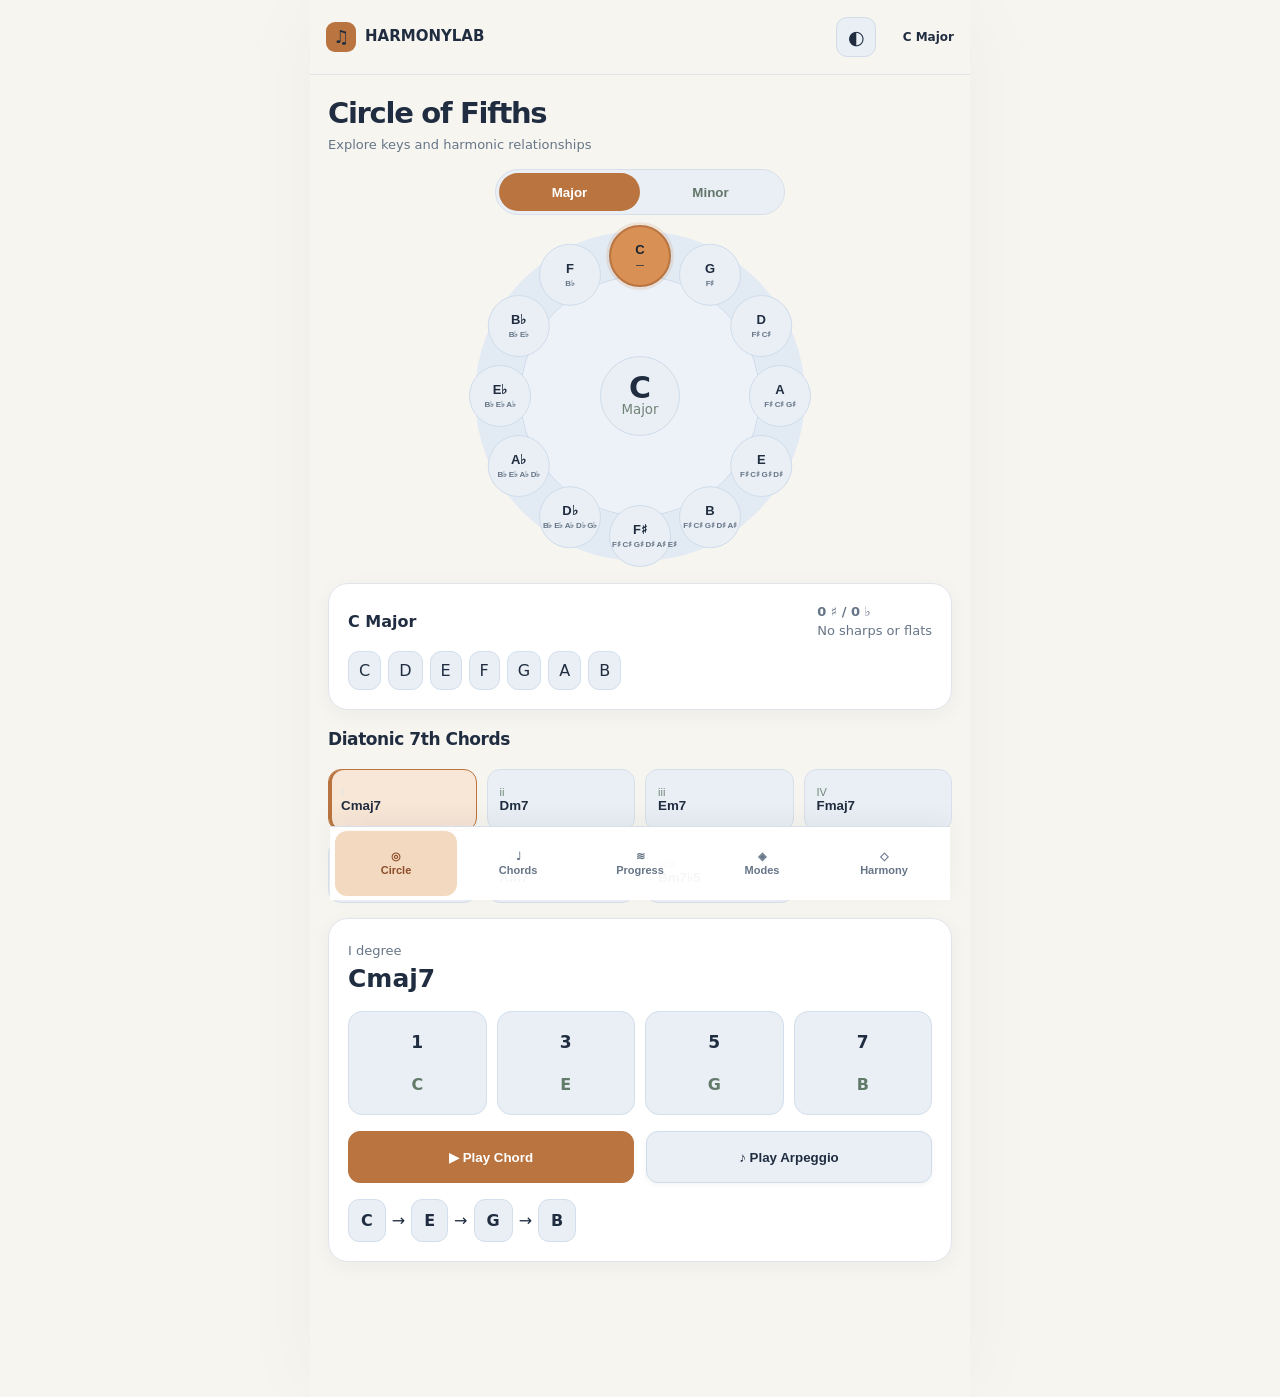
<file: harmony-music-kit-v0.9.18-github-ready/web/index.html>
<!doctype html><html><head><meta charset="utf-8"><meta name="viewport" content="width=device-width,initial-scale=1,viewport-fit=cover"><title>Harmony Lab 0.9.18</title><style>
:root{--bg:#101613;--panel:#18241e;--card:#202f27;--line:#435849;--text:#f5f9ff;--muted:#b0b9a9;--blue:#b58b57;--cyan:#87b59a;--pink:#bf9b75;--green:#89b99c;--amber:#d4ab6d;--red:#ff506d}*{box-sizing:border-box}body{margin:0;background:linear-gradient(180deg,#121c18,#18221d);color:var(--text);font-family:Inter,system-ui,sans-serif}.app{max-width:620px;margin:auto;min-height:100vh;padding-bottom:84px}header{position:sticky;top:0;z-index:9;display:flex;align-items:center;justify-content:space-between;background:#04111dec;backdrop-filter:blur(16px);padding:14px 18px;border-bottom:1px solid #102f46}.brand{font-size:13px;letter-spacing:.16em;font-weight:900}.brand span{color:var(--cyan)}.headkey{font-size:12px;color:var(--muted);text-align:right}.page{padding:16px}.hide{display:none}.hero{text-align:center}.hero h2{margin:2px 0;font-size:20px}.muted{color:var(--muted);font-size:13px}.seg{display:grid;grid-template-columns:1fr 1fr;background:#26372c;border:1px solid var(--line);border-radius:999px;padding:3px;margin:14px auto;width:min(290px,90%)}.seg button{border:0;border-radius:999px;min-height:38px;background:transparent;color:var(--muted);font-weight:800}.seg button.active{background:linear-gradient(90deg,#1688ef,#29b6ff);color:white;box-shadow:0 4px 18px #1688ef55}.circle{width:330px;height:330px;margin:16px auto 22px;border:50px solid #0c2a40;border-radius:50%;position:relative;box-shadow:inset 0 0 0 2px #15547c,0 0 40px #009dff15}.keybtn{position:absolute;left:50%;top:50%;width:62px;height:62px;margin:-31px;border:1px solid #ffffff33;border-radius:50%;color:#fff;font-weight:900;line-height:1.02;padding:5px 2px;box-shadow:0 7px 16px #0007;text-shadow:0 1px 5px #000}.keybtn:nth-of-type(12n+1){background:linear-gradient(145deg,#ff784d,#c63f62)}.keybtn:nth-of-type(12n+2){background:linear-gradient(145deg,#23b879,#087c79)}.keybtn:nth-of-type(12n+3){background:linear-gradient(145deg,#268cff,#3158d5)}.keybtn:nth-of-type(12n+4){background:linear-gradient(145deg,#20bdb0,#14728c)}.keybtn:nth-of-type(12n+5){background:linear-gradient(145deg,#18a99d,#176777)}.keybtn:nth-of-type(12n+6){background:linear-gradient(145deg,#087d91,#174c72)}.keybtn:nth-of-type(12n+7){background:linear-gradient(145deg,#1662a9,#273d91)}.keybtn:nth-of-type(12n+8){background:linear-gradient(145deg,#2458c4,#45369b)}.keybtn:nth-of-type(12n+9){background:linear-gradient(145deg,#5441c1,#762f9f)}.keybtn:nth-of-type(12n+10){background:linear-gradient(145deg,#8c3ba8,#9e356f)}.keybtn:nth-of-type(12n+11){background:linear-gradient(145deg,#ba3b78,#b94054)}.keybtn:nth-of-type(12n+12){background:linear-gradient(145deg,#d55356,#c45c31)}.keybtn small{display:block;margin-top:4px;color:#f2f8ff;font-size:8px;font-weight:800;white-space:nowrap;letter-spacing:-.03em}.keybtn.active small{color:#fff}.keybtn.active{border:2px solid #fff;transform-origin:center;box-shadow:0 0 0 3px #b58b5788,0 0 25px #b58b57aa}.center{position:absolute;inset:80px;border-radius:50%;display:grid;place-items:center;background:radial-gradient(circle,#0d2c43,#16221c);border:1px solid #1a567d}.center b{font-size:30px;text-shadow:0 0 18px #b58b5788}.center small{display:block;color:#8eb7d0;text-align:center;margin-top:-34px}.card{background:linear-gradient(145deg,#0b2235,#071824);border:1px solid var(--line);border-radius:20px;padding:16px;margin:12px 0;box-shadow:0 14px 34px #0005}.card h3{margin:0 0 10px}.glow{box-shadow:0 0 0 1px #a3bc8755,0 12px 34px #008cff18}.degreeRow{display:grid;grid-template-columns:repeat(4,1fr);gap:9px;margin:14px 0}.degree{display:grid;place-items:center;aspect-ratio:1;border-radius:50%;font-size:18px;font-weight:900;border:1px solid}.d1{color:#55b7ff;border-color:#b58b57;background:#b58b5718}.d3{color:#dc78ff;border-color:#bf9b75;background:#bf9b7518}.d5{color:#ffc14b;border-color:#d4ab6d;background:#d4ab6d18}.d7{color:#52e5d5;border-color:#87b59a;background:#87b59a18}.flow{display:flex;align-items:center;justify-content:center;gap:7px;flex-wrap:wrap;margin:12px 0}.flowChord{min-width:76px;padding:12px 9px;border-radius:13px;text-align:center;background:#2b4335;border:1px solid #22506d;font-weight:900}.flowChord.hot{border-color:var(--amber);background:#6a410d55;color:#ffd37a}.flowChord.alt{border-color:var(--pink);background:#54205c55;color:#f3a5ff}.arrow{color:#7095ad;font-weight:900}.topicTabs{display:grid;grid-template-columns:repeat(5,1fr);gap:5px;background:#16221c;border:1px solid var(--line);padding:4px;border-radius:14px;margin:14px 0}.topicTabs button{border:0;background:transparent;color:var(--muted);padding:10px 4px;border-radius:10px;font-size:11px;font-weight:800}.topicTabs button.active{background:#6b8669;color:white}.why{border-left:3px solid var(--amber);padding:11px 12px;background:#d4ab6d10;border-radius:10px;margin-top:12px}.ab{display:grid;grid-template-columns:1fr 1fr;gap:8px}.legend{display:flex;justify-content:center;gap:12px;flex-wrap:wrap;margin-top:12px;font-size:11px;color:var(--muted)}.legend i{display:inline-block;width:9px;height:9px;border-radius:50%;margin-right:4px}.fretWrap{background:linear-gradient(90deg,#2c1b13,#5b3925,#2d1b13);padding:9px;border-radius:12px}.instTitle{display:flex;justify-content:space-between;align-items:center;margin-bottom:12px}.row{display:flex;gap:7px;flex-wrap:wrap}.pill{border:1px solid #1a4b6d;padding:7px 10px;border-radius:9px;background:#0b2a41}.grid{display:grid;grid-template-columns:repeat(2,1fr);gap:8px}.chord{min-height:62px;border:1px solid var(--line);border-radius:12px;background:#26372c;color:var(--text);text-align:left;padding:9px}.chord.active{border-color:#27a9ff;background:#0d3350;box-shadow:inset 3px 0 #28a9ff}.roman{display:block;color:#72a8ca;font-size:11px}.modes{display:grid;grid-template-columns:repeat(3,1fr);gap:7px}.action{min-height:48px;border:1px solid #24506e;border-radius:12px;background:#202f27;color:var(--text);font-weight:800}.action.active,.action:active{background:#0e4167;border-color:#2fb6ff}.speedbox{margin-top:14px;padding:13px;border:1px solid var(--line);border-radius:14px;background:#061724}.speed{display:flex;justify-content:space-between;align-items:center;gap:10px}input{width:100%;accent-color:#a3bc87}.notes{display:flex;align-items:center;gap:6px;flex-wrap:wrap;margin-top:13px}.note{padding:8px 10px;border:1px solid var(--line);border-radius:10px;font-weight:900;transition:.12s}.note.on{background:#a3bc87;color:white;border-color:#7ed2ff;transform:translateY(-3px);box-shadow:0 0 18px #a3bc8777}.prog,.lesson{width:100%;margin:6px 0;text-align:left;padding:15px;border:1px solid var(--line);border-radius:15px;background:#26372c;color:var(--text)}.prog b,.lesson b{font-size:16px}.prog.active{border-color:#a3bc87;background:#0c3452}.tabs{display:flex;gap:8px}.tabs button{flex:1}.piano{display:flex;height:150px;overflow:hidden;border-radius:10px;background:white}.pk{position:relative;flex:1;border-right:1px solid #aaa;background:#fff;color:#102030;font-size:10px;display:flex;align-items:flex-end;justify-content:center;padding-bottom:8px;transition:.1s}.pk.black{background:#111;color:#fff;height:92px;margin:0 -11px;z-index:2;border-radius:0 0 4px 4px}.pk.chordtone{background:#ccecff}.pk.black.chordtone{background:#174d74}.pk.playing{background:#a3bc87!important;color:white;box-shadow:inset 0 0 0 3px #7dd8ff}.fret{min-width:540px;display:grid;grid-template-columns:42px repeat(9,1fr);font-size:11px}.fc{height:40px;border-right:1px solid #476075;border-bottom:1px solid #476075;display:flex;align-items:center;justify-content:center}.dot{width:24px;height:24px;border-radius:50%;display:grid;place-items:center;background:#176fa8;color:white;font-size:9px;font-weight:900}.dot.playing{background:#29b6ff;box-shadow:0 0 16px #29b6ff;transform:scale(1.15)}nav{position:fixed;bottom:0;left:0;right:0;max-width:620px;margin:auto;display:grid;grid-template-columns:repeat(5,1fr);background:#16221cf5;border-top:1px solid #16384f;padding-bottom:max(5px,env(safe-area-inset-bottom));z-index:10}nav button{min-height:68px;border:0;background:transparent;color:#6f8da2;font-size:11px;font-weight:800}nav button.active{color:#27aaff;background:#0a2133}.logo{font-size:20px;margin-right:7px}@media(min-width:520px){.grid{grid-template-columns:repeat(4,1fr)}}
.modeChooser{display:grid;grid-template-columns:repeat(2,1fr);gap:8px;margin:12px 0}.modeChoice{padding:11px 6px;border-radius:12px;border:1px solid var(--line);background:#081c2b;color:var(--text);font-weight:800}.modeChoice.active{border-color:var(--cyan);background:#0c4551}.formulaStrip,.modeNotes{display:flex;gap:6px;overflow-x:auto;padding:8px 0 12px}.formulaStep,.modeNote{min-width:39px;padding:9px 6px;text-align:center;border-radius:10px;background:#2b4335;border:1px solid #24516d;font-weight:900}.character{border-color:var(--amber)!important;color:#ffd67d!important;background:#70460d55!important}.modeCompare{border:1px solid #285069;background:#061725;border-radius:14px;padding:12px;margin-top:10px}.modeKeyRow{display:grid;grid-template-columns:54px 1fr 54px;gap:10px;align-items:center;text-align:center}.relativeList{display:grid;gap:8px;margin:14px 0}.relativeMode{display:flex;justify-content:space-between;align-items:center;padding:12px;border-radius:12px;border:1px solid var(--line);background:#081c2b;color:var(--text);text-align:left}.relativeMode span{font-size:11px;color:var(--muted)} 
/* Studio palette — charcoal, olive, parchment and copper */
:root{--bg:#111915;--panel:#19251e;--card:#203127;--line:#435848;--text:#f2efe4;--muted:#b1bba9;--blue:#c5a16e;--cyan:#9cbba0;--pink:#d6a17c;--green:#99bd94;--amber:#e3b774}
body{background:linear-gradient(180deg,#121a15,#1b2820);color:var(--text)}
header,nav{background:#16231deF;border-color:#405645}
.card{background:linear-gradient(145deg,#223329,#1b2a22);border-color:#435849}
.action,.prog,.lesson,.chord,.modeChoice,.relativeMode{background:#27392d;border-color:#4a614e;color:#f2efe4}
.action.active,.action:active,.chord.active,.prog.active,.modeChoice.active{background:#3d5942;border-color:#a3c19b;color:#f6f4e9}
nav button.active{background:#33483a;color:#d5bb8c}
.seg button.active{background:linear-gradient(90deg,#627e5d,#839978);box-shadow:none}
.degree.d1{color:#b8d3b0;border-color:#7e9d75;background:#6d90601b}
.degree.d3{color:#e1b48e;border-color:#bd8b65;background:#bd8b651b}
.degree.d5{color:#e4cf9d;border-color:#c9aa69;background:#c9aa691b}
.degree.d7{color:#a6c9bc;border-color:#86a99b;background:#86a99b1b}
.glow{box-shadow:0 0 0 1px #82977d45,0 12px 34px #080e0a35}
.modeNote,.formulaStep,.pill,.flowChord{background:#304437;border-color:#5b705c}
select{background:#304437!important;color:#f5f1e5!important;border-color:#637960!important}

/* Modern Conservatory — warm paper, editorial hierarchy, evergreen actions */
:root{--bg:#F3F0E8;--panel:#FFFFFF;--card:#FFFFFF;--line:#DCE4DA;--text:#25312C;--muted:#67786D;--blue:#315B48;--cyan:#315B48;--pink:#A87356;--green:#315B48;--amber:#B18448;--red:#A44E50;color-scheme:light}
html{background:#F3F0E8}body{background:#F3F0E8!important;color:var(--text);font-family:Inter,'Segoe UI',system-ui,-apple-system,sans-serif;line-height:1.45}
.app{max-width:660px;background:#F3F0E8;box-shadow:0 0 80px #23392b09}
header{background:#F3F0E8F2!important;border-bottom:1px solid #E1E4DB!important;padding:17px 20px;min-height:72px;box-shadow:none}
.brand{font-size:15px;letter-spacing:.025em;font-weight:850;color:#25312C}.brand span{color:#315B48}.logo{display:inline-grid;place-items:center;width:30px;height:30px;background:#315B48;color:#fff;border-radius:9px;font-size:18px;margin-right:9px}
.headkey{color:#687A6F;font-size:11px;line-height:1.5;max-width:48%}
.page{padding:22px 18px 24px}.page>h2,.hero h2{font-size:29px;font-weight:760;letter-spacing:-.045em;line-height:1.15;color:#25312C;margin:0 0 6px}.hero{text-align:left}.hero .muted,.page>.muted{font-size:13px;color:#738278}.muted{color:#67786D!important}
h3{color:#25312C;font-size:17px;letter-spacing:-.025em}.card{background:#FFFFFF!important;border:1px solid #E3E8DF!important;border-radius:20px;padding:19px;margin:15px 0;box-shadow:0 5px 24px #283D2B0B!important}.card .card{background:#F6F7F2!important;border:1px solid #E6ECE3!important;box-shadow:none!important}.glow{box-shadow:0 7px 28px #233E2B0D!important}
.seg{background:#E7EDE5;border:1px solid #E0E7DD;border-radius:100px}.seg button{color:#627568;font-weight:680}.seg button.active{background:#315B48!important;color:#FFFFFF!important;box-shadow:0 2px 7px #25493625!important}
.circle{background:#EAF0E9;border:45px solid #E4EDE5!important;box-shadow:inset 0 0 0 1px #CFDACF,0 6px 24px #315B4811!important;max-width:calc(100vw - 48px);max-height:calc(100vw - 48px)}
.keybtn,.keybtn:nth-of-type(n){background:#FFFFFF!important;color:#315B48!important;border:1px solid #D3DED4!important;text-shadow:none!important;box-shadow:0 2px 6px #233D2B0C!important;font-size:13px}.keybtn small{color:#788C7B!important;font-weight:650}.keybtn.active,.keybtn.active:nth-of-type(n){background:#315B48!important;color:white!important;border:2px solid #315B48!important;box-shadow:0 0 0 4px #9FB8A455!important}.keybtn.active small{color:#E2EFE5!important}
.center{background:#FFFFFF!important;border:1px solid #DAE4DA!important}.center b{color:#315B48;text-shadow:none!important}.center small{color:#718376!important}
.grid{gap:10px}.chord{background:#F3F6F1!important;border:1px solid #E2E9E0!important;border-radius:13px;color:#304838!important;padding:12px}.chord.active{background:#315B48!important;color:#FFFFFF!important;border-color:#315B48!important;box-shadow:none!important}.roman{color:#718778!important}.chord.active .roman{color:#DCEBE0!important}
.degreeRow{gap:10px}.degree{border-radius:14px;background:#EAF1E9!important;border:1px solid #D9E5DA!important;color:#315B48!important;box-shadow:none!important;font-size:17px}.degree small{color:#617B68!important}
.action{background:#E7EEE7!important;color:#315B48!important;border:1px solid #D4E1D6!important;border-radius:12px;min-height:46px;font-weight:750}.action.active,.action:active{background:#315B48!important;color:#FFFFFF!important;border-color:#315B48!important}
button{cursor:pointer;transition:background-color .16s,border-color .16s,transform .16s}button:focus-visible,select:focus-visible{outline:3px solid #A7BEA7;outline-offset:2px}
#libraryPlay,#runProg,#mlPlay,#guidePlay{background:#315B48!important;color:white!important;border-color:#315B48!important}
#libraryArp,#mlAB{background:#E7EEE7!important;color:#315B48!important}
#libraryPanel .row{align-items:end}label{font-size:12px;color:#65796A;font-weight:700}select{display:block;background:#F5F7F2!important;color:#25312C!important;border:1px solid #D7E2D7!important;border-radius:11px!important;padding:11px 12px!important;min-height:44px;font-size:14px;font-weight:650}
#libraryResult{color:#25312C}#libraryResult .note{background:#EAF1E9!important;color:#315B48!important;border-color:#D8E6D9!important}
#chordsPage>.card:last-of-type{background:#FFFFFF!important;box-shadow:0 4px 16px #2843310B!important;bottom:78px!important}
#instView{background:#F6F8F4!important}.tabs{gap:8px}.tabs .action{flex:1}
.pk.chordtone{background:#CDE2D0!important}.pk.black.chordtone{background:#476B57!important}.pk.playing{background:#8DB69A!important;color:#fff!important}.dot{background:#315B48!important}.fretWrap{background:linear-gradient(90deg,#A17A54,#D2B58B,#A17A54)}.fc{border-color:#B8A283;color:#23392B}
.note,.pill,.formulaStep,.modeNote{background:#EEF3EB!important;border:1px solid #DCE7DB!important;color:#315B48!important;border-radius:11px}.note.on{background:#315B48!important;color:white!important;box-shadow:0 4px 14px #315B4830!important;border-color:#315B48!important}.character{background:#F3E9D9!important;border-color:#C8A475!important;color:#8A6136!important}
.prog,.lesson,.modeChoice,.relativeMode{background:#FFFFFF!important;border:1px solid #E1E8DF!important;border-radius:15px;color:#25312C!important;box-shadow:0 3px 14px #243D2B08!important}.prog.active,.modeChoice.active{background:#E5F0E6!important;border-color:#789D83!important;box-shadow:inset 3px 0 #315B48!important}.prog b,.lesson b{color:#25312C}.modeCompare{background:#F5F8F3!important;border:1px solid #DCE8DC!important}.modeKeyRow b{color:#315B48}.relativeMode span{color:#67786D}.speedbox{background:#F5F7F3!important;border-color:#DCE6DC!important}
.topicTabs{background:#E7EEE7!important;border-color:#DDE6DC!important;gap:4px}.topicTabs button{color:#647B6A;font-weight:700}.topicTabs button.active{background:#315B48!important;color:#FFFFFF!important}.flowChord{background:#EAF1E9!important;border:1px solid #D8E5D8!important;color:#315B48!important}.flowChord.hot{background:#F1E8D8!important;color:#8A6035!important;border-color:#C6A676!important}.flowChord.alt{background:#E9E4EE!important;color:#635176!important;border-color:#B8A8C8!important}.arrow{color:#8B9E8D}.why{background:#F2F4E9!important;border-left:3px solid #B08B52!important;color:#354A39}
nav{background:#FFFEFBF5!important;border-top:1px solid #DFE6DC!important;box-shadow:0 -8px 22px #233B2B0C!important;padding:4px 4px max(5px,env(safe-area-inset-bottom))}nav button{color:#788A7D!important;min-height:65px;font-weight:670;font-size:11px}nav button.active{color:#315B48!important;background:#EAF0E8!important;border-radius:12px}
#libraryResult .formulaStrip{overflow-x:auto}#libraryResult .modeNote{min-width:38px}
@media(max-width:390px){.page{padding:18px 13px}.circle{transform:scale(.91);margin:0 auto -10px;transform-origin:center}.keybtn{width:59px;height:59px;margin:-29.5px}.topicTabs button{font-size:10px;padding:9px 2px}.brand{font-size:13px}.headkey{font-size:10px}}
@media(prefers-reduced-motion:reduce){*,*::before,*::after{transition:none!important;animation:none!important}}

/* v0.9.9: clearer interactive hierarchy and compact note cards */
.play-actions{display:grid;grid-template-columns:1fr 1fr;gap:12px;margin:16px 0}
.play-actions .action{width:100%;min-height:52px}
.action-primary,#libraryPlay,#runProg,#mlPlay,#guidePlay{background:#315B48!important;color:#fff!important;border:1px solid #315B48!important;box-shadow:0 3px 8px #315B4822!important}
.action-secondary,#libraryArp,#mlAB{background:#DFEADF!important;color:#244C39!important;border:1px solid #9FBAA6!important;box-shadow:0 2px 5px #294A3210!important}
.action-primary:hover{background:#244936!important}.action-secondary:hover{background:#D0E3D1!important}
.action-primary:active,.action-secondary:active{transform:scale(.985)}
.degreeRow{gap:10px!important}.degree{aspect-ratio:auto!important;min-height:104px!important;padding:12px 6px!important;line-height:1.55}
.degree small{display:inline-block;margin-top:9px;font-size:16px}
#arpNotes .note{padding:9px 12px}
.mode-compare-panel{background:#F7F9F5;border:1px solid #D9E5D9;border-radius:17px;padding:16px;margin-top:18px}
.compare-title{display:flex;align-items:center;justify-content:space-between;gap:8px;margin-bottom:12px;color:#25312C}
.compare-title .muted{font-size:11px}
.compare-grid{display:grid;grid-template-columns:1fr 1fr;gap:10px}
.compare-choice{min-width:0;display:flex;flex-direction:column;justify-content:center;gap:8px;padding:13px;background:#EAF1E9;border:2px solid #D9E6DA;border-radius:13px;color:#315B48}
.compare-choice small{font-size:11px;color:#5D7564;font-weight:650}
.compare-choice b{font-size:16px}
.compare-choice select{width:100%;min-width:0;margin:0!important;padding:8px!important;background:#fff!important}
.compare-choice.is-playing{background:#D7E8D8!important;border-color:#315B48!important;box-shadow:0 0 0 2px #315B4820}
.compare-reason{font-size:13px;line-height:1.55;color:#546B59;margin:13px 0}
.compare-play{width:100%}.compare-status{font-size:12px;color:#315B48;margin-top:10px;min-height:18px;text-align:center}
#chordsPage .row:has(#libraryPlay){display:grid!important;grid-template-columns:1fr 1fr;gap:12px!important}
#chordsPage>.card:last-of-type{background:#fff!important}
@media(max-width:370px){.play-actions,.compare-grid{gap:7px}.compare-choice{padding:9px}.compare-choice b{font-size:13px}.compare-choice select{font-size:12px!important}}

/* v0.9.10 Appearance: explicit Light/Dark/System. Existing light styles retained. */
.header-right{display:flex;align-items:center;gap:10px}.header-right #themeToggle{flex:none;border:1px solid #C6D8C8;background:#E7EEE7;color:#315B48;border-radius:11px;min-width:40px;min-height:40px;font-size:19px;cursor:pointer}
.harmony-key-controls{display:flex;align-items:center;gap:9px;flex-wrap:wrap;margin:15px 0}.harmony-key-controls select{width:auto;min-width:150px}.harmony-key-controls .muted{font-size:11px}
html[data-theme="dark"]{color-scheme:dark;--bg:#151D19;--panel:#202C24;--card:#26332B;--line:#415849;--text:#F1F0E8;--muted:#B2C3B5}
html[data-theme="dark"] body{background:#151D19!important;color:var(--text)!important}
html[data-theme="dark"] header,html[data-theme="dark"] nav{background:#1B2720F5!important;border-color:#415849!important}
html[data-theme="dark"] .card,html[data-theme="dark"] #chordsPage>.card:last-of-type{background:#26332B!important;border-color:#415849!important;box-shadow:0 5px 18px #0002!important;color:#F1F0E8!important}
html[data-theme="dark"] .muted,html[data-theme="dark"] label{color:#B2C3B5!important}
html[data-theme="dark"] .center,html[data-theme="dark"] .keybtn,html[data-theme="dark"] .keybtn:nth-of-type(n){background:#26372D!important;color:#E7F1E8!important;border-color:#4B6352!important}
html[data-theme="dark"] .circle{background:#1A2820!important;border-color:#283D30!important;box-shadow:inset 0 0 0 1px #415849!important}
html[data-theme="dark"] .center b,html[data-theme="dark"] .modeKeyRow b{color:#B7D5BC!important}
html[data-theme="dark"] .keybtn.active,html[data-theme="dark"] .keybtn.active:nth-of-type(n){background:#779B7E!important;color:#101B14!important;border-color:#B7D5BC!important}
html[data-theme="dark"] .keybtn.active small{color:#101B14!important}
html[data-theme="dark"] .seg,html[data-theme="dark"] .topicTabs{background:#23342A!important;border-color:#415849!important}
html[data-theme="dark"] .seg button,html[data-theme="dark"] .topicTabs button{color:#B2C3B5!important}
html[data-theme="dark"] .seg button.active,html[data-theme="dark"] .topicTabs button.active{background:#779B7E!important;color:#102015!important}
html[data-theme="dark"] .chord,html[data-theme="dark"] .prog,html[data-theme="dark"] .lesson,html[data-theme="dark"] .modeChoice,html[data-theme="dark"] .relativeMode{background:#293B30!important;color:#F1F0E8!important;border-color:#48624F!important;box-shadow:none!important}
html[data-theme="dark"] .chord.active,html[data-theme="dark"] .prog.active,html[data-theme="dark"] .modeChoice.active{background:#486D51!important;color:white!important;border-color:#86AB8D!important}
html[data-theme="dark"] .prog b,html[data-theme="dark"] .lesson b,html[data-theme="dark"] #libraryResult{color:#F1F0E8!important}
html[data-theme="dark"] .roman,html[data-theme="dark"] .chord.active .roman{color:#B6CEBA!important}
html[data-theme="dark"] .action,html[data-theme="dark"] .action-secondary,html[data-theme="dark"] #libraryArp,html[data-theme="dark"] #mlAB{background:#344A3A!important;color:#E6F2E8!important;border-color:#63856A!important}
html[data-theme="dark"] .action-primary,html[data-theme="dark"] #libraryPlay,html[data-theme="dark"] #runProg,html[data-theme="dark"] #mlPlay,html[data-theme="dark"] #guidePlay{background:#779B7E!important;color:#101B14!important;border-color:#779B7E!important}
html[data-theme="dark"] .degree,html[data-theme="dark"] .note,html[data-theme="dark"] .pill,html[data-theme="dark"] .formulaStep,html[data-theme="dark"] .modeNote,html[data-theme="dark"] .flowChord,html[data-theme="dark"] #libraryResult .note{background:#33483A!important;color:#E6F2E8!important;border-color:#536F59!important}
html[data-theme="dark"] .flowChord.hot,html[data-theme="dark"] .character{background:#55472F!important;color:#F1D4A1!important;border-color:#987A4C!important}
html[data-theme="dark"] .flowChord.alt{background:#473B4B!important;color:#E9CFEF!important}
html[data-theme="dark"] .why{background:#303B2F!important;color:#E7EEDD!important;border-color:#B79561!important}
html[data-theme="dark"] .mode-compare-panel,html[data-theme="dark"] .modeCompare,html[data-theme="dark"] .speedbox,html[data-theme="dark"] #instView{background:#213026!important;border-color:#415849!important}
html[data-theme="dark"] .compare-title,html[data-theme="dark"] .compare-reason,html[data-theme="dark"] .compare-status{color:#DCEADC!important}
html[data-theme="dark"] .compare-choice{background:#34493A!important;color:#E6F2E8!important;border-color:#536F59!important}
html[data-theme="dark"] .compare-choice small{color:#B2C3B5!important}
html[data-theme="dark"] .compare-choice.is-playing{background:#486D51!important;border-color:#A3C8AA!important}
html[data-theme="dark"] select,html[data-theme="dark"] .compare-choice select{background:#2A3D30!important;color:#F1F0E8!important;border-color:#57735D!important}
html[data-theme="dark"] nav button{color:#B2C3B5!important}html[data-theme="dark"] nav button.active{color:#DFF2E3!important;background:#3C5542!important}
html[data-theme="dark"] #themeToggle{background:#344A3A;color:#F1F0E8;border-color:#63856A}
html[data-theme="dark"] .pk{color:#102030!important}html[data-theme="dark"] .pk.black{color:white!important}

/* v0.9.12: compact header and complete dark palette */
header{gap:10px;justify-content:space-between;min-width:0}
.brand{display:flex;align-items:center;white-space:nowrap;min-width:0;flex:0 1 auto;letter-spacing:0}
.header-right{margin-left:auto;min-width:0;flex:0 0 auto;gap:9px}
.headkey{max-width:none;width:85px;text-align:right;line-height:1.3;font-size:11px;overflow-wrap:normal;white-space:normal}
.headkey strong{display:block;color:#315B48;font-size:12px;white-space:nowrap}
.headkey.hide{display:none!important}
@media(max-width:390px){header{padding:12px 12px!important}.brand{font-size:12px!important}.logo{margin-right:6px!important}.header-right{gap:6px}.headkey{width:77px;font-size:10px}.header-right #themeToggle{min-width:37px;min-height:37px}}
html[data-theme="dark"]{background:#151D19!important;color-scheme:dark!important}
html[data-theme="dark"] .app{background:#151D19!important;box-shadow:none!important}
html[data-theme="dark"] header{background:#1B2720F5!important;border-bottom-color:#415849!important}
html[data-theme="dark"] .brand,html[data-theme="dark"] .brand span,html[data-theme="dark"] .page>h2,html[data-theme="dark"] .hero h2,html[data-theme="dark"] h3{color:#F1F0E8!important}
html[data-theme="dark"] .headkey{color:#B2C3B5!important}
html[data-theme="dark"] .headkey strong{color:#D9EDDD!important}
html[data-theme="dark"] .logo{background:#779B7E!important;color:#101B14!important}
html[data-theme="dark"] .muted,html[data-theme="dark"] .hero .muted,html[data-theme="dark"] .page>.muted{color:#B2C3B5!important}
html[data-theme="dark"] .card .card{background:#293A30!important;border-color:#48624F!important}
html[data-theme="dark"] .degree,html[data-theme="dark"] .degree small{color:#E6F2E8!important}
html[data-theme="dark"] .relativeMode span{color:#B2C3B5!important}
html[data-theme="dark"] #instView,html[data-theme="dark"] .modeCompare{background:#213026!important;border-color:#415849!important}
html[data-theme="dark"] .pk.chordtone{background:#476B57!important}
html[data-theme="dark"] .pk.black.chordtone{background:#365A43!important}
html[data-theme="dark"] .pk.playing{background:#8DB69A!important;color:#102015!important}
html[data-theme="dark"] .compare-choice select{background:#2A3D30!important;color:#F1F0E8!important}
html[data-theme="dark"] #themeToggle{background:#344A3A!important;color:#F1F0E8!important;border-color:#63856A!important}
html[data-theme="dark"] #chordsPage>.card:last-of-type{background:#26332B!important}

/* v0.9.13: make dark theme genuinely override Modern Conservatory light !important rules */
html[data-theme="dark"]{--bg:#151D19!important;--panel:#202C24!important;--card:#26332B!important;--line:#415849!important;--text:#F1F0E8!important;--muted:#B2C3B5!important;color-scheme:dark!important}
html[data-theme="dark"] body,html[data-theme="dark"] .app{background:#151D19!important;color:#F1F0E8!important}
html[data-theme="dark"] .card,html[data-theme="dark"] .card .card,html[data-theme="dark"] #chordsPage>.card:last-of-type{background:#26332B!important;border-color:#415849!important;color:#F1F0E8!important;box-shadow:0 5px 18px #0002!important}
html[data-theme="dark"] .circle{background:#1A2820!important;border-color:#283D30!important;box-shadow:inset 0 0 0 1px #415849!important}
html[data-theme="dark"] .center{background:#26372D!important;border-color:#4B6352!important}
html[data-theme="dark"] .keybtn:nth-of-type(n){background:#26372D!important;color:#E7F1E8!important;border-color:#4B6352!important}
html[data-theme="dark"] .keybtn:nth-of-type(n) small{color:#B2C3B5!important}
html[data-theme="dark"] .keybtn.active:nth-of-type(n){background:#779B7E!important;color:#101B14!important;border-color:#B7D5BC!important}
html[data-theme="dark"] .keybtn.active:nth-of-type(n) small{color:#101B14!important}
html[data-theme="dark"] .seg{background:#23342A!important;border-color:#415849!important}
html[data-theme="dark"] .seg button.active{background:#779B7E!important;color:#102015!important;box-shadow:none!important}
html[data-theme="dark"] .chord,html[data-theme="dark"] .prog,html[data-theme="dark"] .lesson,html[data-theme="dark"] .modeChoice,html[data-theme="dark"] .relativeMode{background:#293B30!important;color:#F1F0E8!important;border-color:#48624F!important;box-shadow:none!important}
html[data-theme="dark"] .chord.active,html[data-theme="dark"] .prog.active,html[data-theme="dark"] .modeChoice.active{background:#486D51!important;color:white!important;border-color:#86AB8D!important}
html[data-theme="dark"] .degree,html[data-theme="dark"] .note,html[data-theme="dark"] .pill,html[data-theme="dark"] .formulaStep,html[data-theme="dark"] .modeNote,html[data-theme="dark"] .flowChord,html[data-theme="dark"] #libraryResult .note{background:#33483A!important;color:#E6F2E8!important;border-color:#536F59!important}
html[data-theme="dark"] .character,html[data-theme="dark"] .flowChord.hot{background:#55472F!important;color:#F1D4A1!important;border-color:#987A4C!important}
html[data-theme="dark"] .flowChord.alt{background:#473B4B!important;color:#E9CFEF!important}
html[data-theme="dark"] .action,html[data-theme="dark"] .action-secondary,html[data-theme="dark"] #libraryArp,html[data-theme="dark"] #mlAB{background:#344A3A!important;color:#E6F2E8!important;border-color:#63856A!important}
html[data-theme="dark"] .action-primary,html[data-theme="dark"] #libraryPlay,html[data-theme="dark"] #runProg,html[data-theme="dark"] #mlPlay,html[data-theme="dark"] #guidePlay{background:#779B7E!important;color:#101B14!important;border-color:#779B7E!important}
html[data-theme="dark"] .topicTabs{background:#23342A!important;border-color:#415849!important}
html[data-theme="dark"] .topicTabs button.active{background:#779B7E!important;color:#102015!important}
html[data-theme="dark"] .modeCompare,html[data-theme="dark"] .mode-compare-panel,html[data-theme="dark"] .speedbox,html[data-theme="dark"] #instView{background:#213026!important;border-color:#415849!important}
html[data-theme="dark"] select{background:#2A3D30!important;color:#F1F0E8!important;border-color:#57735D!important}
html[data-theme="dark"] nav{background:#1B2720F5!important;border-color:#415849!important}
html[data-theme="dark"] nav button{color:#B2C3B5!important}
html[data-theme="dark"] nav button.active{color:#DFF2E3!important;background:#3C5542!important}
html[data-theme="dark"] .muted,html[data-theme="dark"] .hero .muted,html[data-theme="dark"] .page>.muted{color:#B2C3B5!important}
html[data-theme="dark"] .prog b,html[data-theme="dark"] .lesson b,html[data-theme="dark"] #libraryResult,html[data-theme="dark"] h3{color:#F1F0E8!important}
/* Header: no redundant Circle Key label; key visible only on Circle tab. */
header{padding-left: max(16px, env(safe-area-inset-left))!important;padding-right:max(16px,env(safe-area-inset-right))!important}
.header-right{gap:8px!important}.headkey{width:auto!important;min-width:70px;max-width:80px;text-align:right;font-size:0!important;line-height:1.2}.headkey strong{font-size:12px!important;white-space:nowrap}
@media(max-width:390px){.brand{font-size:12px!important}.headkey{min-width:61px;max-width:68px}.header-right #themeToggle{min-width:38px;min-height:38px}}
/* v0.9.15: content can scroll above fixed bottom navigation. Native root owns Android insets. */
.app{padding-bottom:110px!important}
html,body{overflow-x:hidden}
@media(max-width:390px){.brand{letter-spacing:0!important;font-size:12px!important}.header-right{gap:7px!important}}

/* v0.9.16: native FrameLayout already handles Android navigation-bar insets.
   Keep bottom tab bar compact, and reserve scroll clearance inside the page. */
:root { --hl-bottom-tabs: 74px; }
html, body { min-height: 100%; overflow-x: hidden; }
.app { padding-bottom: calc(var(--hl-bottom-tabs) + 22px) !important; }
nav {
  position: fixed !important;
  bottom: 0 !important;
  top: auto !important;
  height: var(--hl-bottom-tabs) !important;
  min-height: 0 !important;
  max-height: var(--hl-bottom-tabs) !important;
  padding: 4px 5px !important;
  margin: 0 auto !important;
  box-sizing: border-box !important;
  align-items: stretch !important;
  grid-template-rows: minmax(0, 1fr) !important;
  overflow: hidden !important;
}
nav button {
  min-height: 0 !important;
  height: 100% !important;
  padding: 4px 2px !important;
  line-height: 1.25 !important;
}
/* Sticky Chord Library actions sit just above the bottom navigation. */
#chordsPage > .card:last-of-type { bottom: calc(var(--hl-bottom-tabs) + 6px) !important; }
@media (display-mode: standalone) {
  /* Android native container already applies system insets. */
}

/* v0.9.18 MIDNIGHT JAZZ — visual tokens only. Preserve layout and behavior. */
html[data-theme="light"]{
 --bg:#F7F5F0;--panel:#FFFFFF;--card:#E9EFF5;--line:#D7E0EA;--text:#202D40;--muted:#667587;
 --blue:#B9743F;--cyan:#3862D1;--pink:#A788D6;--green:#B9743F;--amber:#B9743F;
 color-scheme:light!important;
}
html[data-theme="dark"]{
 --bg:#101827!important;--panel:#1F2A3F!important;--card:#2E3B52!important;--line:#40516B!important;
 --text:#F5EFE6!important;--muted:#AEBBCB!important;--blue:#D89B62!important;
 --cyan:#7C9AE6!important;--pink:#A788D6!important;--green:#D89B62!important;--amber:#D89B62!important;
 color-scheme:dark!important;
}
/* LIGHT */
html[data-theme="light"],html[data-theme="light"] body,html[data-theme="light"] .app{background:#F7F5F0!important;color:#202D40!important}
html[data-theme="light"] header{background:#F7F5F0F5!important;border-color:#E2E5E9!important}
html[data-theme="light"] nav{background:#FFFFFFF5!important;border-color:#D7E0EA!important}
html[data-theme="light"] .brand,html[data-theme="light"] .brand span,html[data-theme="light"] .page>h2,html[data-theme="light"] .hero h2,html[data-theme="light"] h3{color:#202D40!important}
html[data-theme="light"] .logo{background:#B9743F!important;color:#FFF!important}
html[data-theme="light"] .card,html[data-theme="light"] .card .card,html[data-theme="light"] #chordsPage>.card:last-of-type{background:#FFFFFF!important;border-color:#E0E5EC!important;color:#202D40!important;box-shadow:0 5px 20px #1A29400C!important}
html[data-theme="light"] .muted,html[data-theme="light"] label,html[data-theme="light"] .headkey{color:#667587!important}
html[data-theme="light"] .headkey strong{color:#202D40!important}
html[data-theme="light"] .circle{background:#EDF2F8!important;border-color:#E2EAF3!important;box-shadow:inset 0 0 0 1px #CCD9E9!important}
html[data-theme="light"] .center,html[data-theme="light"] .keybtn:nth-of-type(n){background:#E9EFF5!important;color:#202D40!important;border-color:#CFDCEB!important;box-shadow:none!important}
html[data-theme="light"] .center b{color:#202D40!important}
html[data-theme="light"] .keybtn:nth-of-type(n) small{color:#667587!important}
html[data-theme="light"] .keybtn.active:nth-of-type(n){background:#D99054!important;color:#182231!important;border-color:#B9743F!important;box-shadow:0 0 0 3px #B9743F24!important}
html[data-theme="light"] .keybtn.active:nth-of-type(n) small{color:#202D40!important}
html[data-theme="light"] .seg,html[data-theme="light"] .topicTabs{background:#E9EFF5!important;border-color:#D7E0EA!important}
html[data-theme="light"] .seg button.active,html[data-theme="light"] .topicTabs button.active{background:#B9743F!important;color:white!important;box-shadow:none!important}
html[data-theme="light"] .chord,html[data-theme="light"] .prog,html[data-theme="light"] .lesson,html[data-theme="light"] .modeChoice,html[data-theme="light"] .relativeMode{background:#E9EFF5!important;color:#202D40!important;border-color:#D7E0EA!important;box-shadow:none!important}
html[data-theme="light"] .chord.active,html[data-theme="light"] .prog.active,html[data-theme="light"] .modeChoice.active{background:#F8E6D7!important;color:#202D40!important;border-color:#B9743F!important;box-shadow:inset 3px 0 #B9743F!important}
html[data-theme="light"] .degree,html[data-theme="light"] .note,html[data-theme="light"] .pill,html[data-theme="light"] .formulaStep,html[data-theme="light"] .modeNote,html[data-theme="light"] .flowChord,html[data-theme="light"] #libraryResult .note{background:#E9EFF5!important;color:#202D40!important;border-color:#D3DFEC!important}
html[data-theme="light"] .flowChord.hot,html[data-theme="light"] .character{background:#F6DDC5!important;color:#75421F!important;border-color:#D6A16F!important}
html[data-theme="light"] .flowChord.alt{background:#EDE3F8!important;color:#67498E!important;border-color:#B8A0D9!important}
html[data-theme="light"] .action,html[data-theme="light"] .action-secondary,html[data-theme="light"] #libraryArp,html[data-theme="light"] #mlAB{background:#E9EFF5!important;color:#202D40!important;border-color:#CFDCEB!important}
html[data-theme="light"] .action-primary,html[data-theme="light"] #libraryPlay,html[data-theme="light"] #runProg,html[data-theme="light"] #mlPlay,html[data-theme="light"] #guidePlay{background:#B9743F!important;color:#FFFFFF!important;border-color:#B9743F!important;box-shadow:none!important}
html[data-theme="light"] .mode-compare-panel,html[data-theme="light"] .modeCompare,html[data-theme="light"] .speedbox,html[data-theme="light"] #instView{background:#F4F6FA!important;border-color:#D7E0EA!important}
html[data-theme="light"] .compare-choice{background:#E9EFF5!important;color:#202D40!important;border-color:#C7D6E7!important}
html[data-theme="light"] .compare-choice.is-playing{background:#DBE6FC!important;border-color:#3862D1!important}
html[data-theme="light"] select,html[data-theme="light"] .compare-choice select{background:#E9EFF5!important;color:#202D40!important;border-color:#D1DCE9!important}
html[data-theme="light"] .why{background:#FFF4E5!important;color:#202D40!important;border-color:#B9743F!important}
html[data-theme="light"] nav button{color:#667587!important}html[data-theme="light"] nav button.active{color:#8B4C26!important;background:#F4D9C1!important}
html[data-theme="light"] #themeToggle{background:#E9EFF5!important;color:#202D40!important;border-color:#D1DCE9!important}
html[data-theme="light"] .pk.chordtone{background:#C8DDF6!important}html[data-theme="light"] .pk.black.chordtone{background:#3862D1!important}html[data-theme="light"] .dot{background:#3862D1!important}
/* DARK */
html[data-theme="dark"],html[data-theme="dark"] body,html[data-theme="dark"] .app{background:#101827!important;color:#F5EFE6!important}
html[data-theme="dark"] header{background:#101827F5!important;border-color:#34435A!important}
html[data-theme="dark"] nav{background:#141F30F7!important;border-color:#34435A!important}
html[data-theme="dark"] .brand,html[data-theme="dark"] .brand span,html[data-theme="dark"] .page>h2,html[data-theme="dark"] .hero h2,html[data-theme="dark"] h3{color:#F5EFE6!important}
html[data-theme="dark"] .logo{background:#D89B62!important;color:#101827!important}
html[data-theme="dark"] .card,html[data-theme="dark"] .card .card,html[data-theme="dark"] #chordsPage>.card:last-of-type{background:#1F2A3F!important;border-color:#34465F!important;color:#F5EFE6!important;box-shadow:0 6px 24px #00000022!important}
html[data-theme="dark"] .muted,html[data-theme="dark"] label,html[data-theme="dark"] .headkey,html[data-theme="dark"] .hero .muted{color:#AEBBCB!important}
html[data-theme="dark"] .headkey strong{color:#F5EFE6!important}
html[data-theme="dark"] .circle{background:#16243A!important;border-color:#1D304B!important;box-shadow:inset 0 0 0 1px #40516B!important}
html[data-theme="dark"] .center,html[data-theme="dark"] .keybtn:nth-of-type(n){background:#223550!important;color:#F5EFE6!important;border-color:#455B77!important;box-shadow:none!important}
html[data-theme="dark"] .center b{color:#D89B62!important}
html[data-theme="dark"] .keybtn:nth-of-type(n) small{color:#AEBBCB!important}
html[data-theme="dark"] .keybtn.active:nth-of-type(n){background:#D89B62!important;color:#101827!important;border-color:#F4C28F!important;box-shadow:0 0 0 3px #D89B6244!important}
html[data-theme="dark"] .keybtn.active:nth-of-type(n) small{color:#101827!important}
html[data-theme="dark"] .seg,html[data-theme="dark"] .topicTabs{background:#1B2C44!important;border-color:#34465F!important}
html[data-theme="dark"] .seg button.active,html[data-theme="dark"] .topicTabs button.active{background:#D89B62!important;color:#101827!important;box-shadow:none!important}
html[data-theme="dark"] .chord,html[data-theme="dark"] .prog,html[data-theme="dark"] .lesson,html[data-theme="dark"] .modeChoice,html[data-theme="dark"] .relativeMode{background:#233650!important;color:#F5EFE6!important;border-color:#40516B!important;box-shadow:none!important}
html[data-theme="dark"] .chord.active,html[data-theme="dark"] .prog.active,html[data-theme="dark"] .modeChoice.active{background:#594333!important;color:#F5EFE6!important;border-color:#D89B62!important;box-shadow:inset 3px 0 #D89B62!important}
html[data-theme="dark"] .degree,html[data-theme="dark"] .note,html[data-theme="dark"] .pill,html[data-theme="dark"] .formulaStep,html[data-theme="dark"] .modeNote,html[data-theme="dark"] .flowChord,html[data-theme="dark"] #libraryResult .note{background:#2E405B!important;color:#F5EFE6!important;border-color:#4A607C!important}
html[data-theme="dark"] .flowChord.hot,html[data-theme="dark"] .character{background:#67452F!important;color:#FFD8B0!important;border-color:#B9814B!important}
html[data-theme="dark"] .flowChord.alt{background:#433757!important;color:#E2D2FF!important;border-color:#8D71B8!important}
html[data-theme="dark"] .action,html[data-theme="dark"] .action-secondary,html[data-theme="dark"] #libraryArp,html[data-theme="dark"] #mlAB{background:#263B57!important;color:#F5EFE6!important;border-color:#506887!important}
html[data-theme="dark"] .action-primary,html[data-theme="dark"] #libraryPlay,html[data-theme="dark"] #runProg,html[data-theme="dark"] #mlPlay,html[data-theme="dark"] #guidePlay{background:#D89B62!important;color:#101827!important;border-color:#D89B62!important;box-shadow:none!important}
html[data-theme="dark"] .mode-compare-panel,html[data-theme="dark"] .modeCompare,html[data-theme="dark"] .speedbox,html[data-theme="dark"] #instView{background:#1A293F!important;border-color:#40516B!important}
html[data-theme="dark"] .compare-choice{background:#293E5C!important;color:#F5EFE6!important;border-color:#506887!important}
html[data-theme="dark"] .compare-choice.is-playing{background:#344F85!important;border-color:#7C9AE6!important}
html[data-theme="dark"] select,html[data-theme="dark"] .compare-choice select{background:#263B57!important;color:#F5EFE6!important;border-color:#506887!important}
html[data-theme="dark"] .why{background:#29364A!important;color:#F5EFE6!important;border-color:#D89B62!important}
html[data-theme="dark"] nav button{color:#AEBBCB!important}html[data-theme="dark"] nav button.active{color:#FFD2A8!important;background:#49382F!important}
html[data-theme="dark"] #themeToggle{background:#263B57!important;color:#F5EFE6!important;border-color:#506887!important}
html[data-theme="dark"] .pk.chordtone{background:#456C9E!important}html[data-theme="dark"] .pk.black.chordtone{background:#315181!important}html[data-theme="dark"] .dot{background:#7C9AE6!important}
/* Shared musical semantics: blue mode choice, violet borrowed color, copper selected. */
html[data-theme] .modeChoice.active{border-color:#7C9AE6!important}
html[data-theme="dark"] .modeChoice.active{background:#344F85!important}
html[data-theme="light"] .modeChoice.active{background:#DCE7FF!important}
html[data-theme="dark"] .character{border-left-color:#A788D6!important}
html[data-theme="light"] .character{border-left-color:#A788D6!important}
html[data-theme] .note.on{background:#D89B62!important;color:#101827!important;border-color:#D89B62!important}
html[data-theme] button:focus-visible,html[data-theme] select:focus-visible{outline:3px solid #7C9AE6!important;outline-offset:2px}
/* v0.9.18: theme-aware Progression key selector */
#progKey{background:var(--surface,#202D40);color:var(--text,#F5EFE6);border:1px solid var(--border,#455B76);padding:11px 12px;border-radius:10px;margin:8px;max-width:100%;font:inherit}
</style></head><body><div class="app"><header><div class="brand"><span class="logo">♫</span>HARMONY <span>LAB</span></div><div class="header-right"><button id="themeToggle" type="button" aria-label="Change appearance" title="Appearance">☼</button><div id="headerKey" class="headkey">C Major<br>Explore · Listen · Understand</div></div></header>
<section id="circlePage" class="page"><div class="hero"><h2>Circle of Fifths</h2><div class="muted">Explore keys and harmonic relationships</div></div><div class="seg"><button data-mode="major" class="active">Major</button><button data-mode="minor">Minor</button></div><div id="circle" class="circle"><div class="center"><b id="centerKey">C</b><small id="centerMode">Major</small></div></div><div class="card"><div class="speed"><b id="keyName">C Major</b><span id="signature" class="muted"></span></div><div id="scaleNotes" class="row" style="margin-top:10px"></div></div><h3>Diatonic 7th Chords</h3><div id="chords" class="grid"></div><div class="card"><div id="detail"></div><div class="play-actions"><button class="action action-primary" data-play="chord">▶ Play Chord</button><button class="action action-secondary" data-play="up">♪ Play Arpeggio</button></div><div id="arpNotes" class="notes"></div></div></section>
<section id="progressionsPage" class="page hide"><h2>Progressions</h2><div id="progSub" class="muted"></div><label class="muted">Progression Key <select id="progKey" aria-label="Progression Key - independent of Circle"></select> <small class="muted" style="display:block;font-weight:400;margin-bottom:12px">Independent of Circle · 12 Major + 12 Minor</small></label><div id="progs"></div><div id="progDetail" class="card"></div></section>
<section id="modesPage" class="page hide"><h2>Modes Lab</h2><div class="muted">Understand the character of every mode</div><div id="modesStandalone"></div></section><section id="harmonyPage" class="page hide">
<h2>Harmony Lab</h2><div class="muted">Explore the language of harmony</div><div class="harmony-key-controls"><label for="harmonyKey">Harmony Key</label><select id="harmonyKey" aria-label="Harmony key"></select><span class="muted">Independent of Circle</span></div>
<div class="topicTabs">
<button class="active" data-htopic="secondary">Secondary</button>
<button data-htopic="tritone">Tritone Sub</button>
<button data-htopic="backdoor">Backdoor</button>
<button data-htopic="modal">Modal</button>
</div>
<div id="harmonyLab"></div>
</section>
<section id="chordsPage" class="page hide"><h2>Chord Library</h2><div class="muted">Build, hear and understand every chord</div><div class="card"><div id="libraryPanel" style="margin-top:14px"><div class="muted">Choose a root and chord type. Formulas describe complete theoretical chord tones; real voicings may omit notes.</div><div class="row" style="display:flex;gap:8px;margin:12px 0;flex-wrap:wrap"><label>Root <select id="libraryRoot" style="background:#263b30;color:white;padding:10px;border-radius:9px"></select></label><label>Chord <select id="libraryType" style="background:#263b30;color:white;padding:10px;border-radius:9px;max-width:190px"></select></label></div><div id="libraryResult"></div></div></div><div class="card glow"><h3>Piano / Guitar</h3><div id="instChord" class="card glow"></div><div class="tabs"><button class="action active" data-inst="piano">Piano</button><button class="action" data-inst="guitar">Guitar</button></div><div id="instView" class="card" style="overflow-x:auto"></div></div><div class="card" style="position:sticky;bottom:78px;z-index:8;padding:10px;background:#FFFFFF;box-shadow:0 6px 20px #233B2B16"><div class="row" style="display:flex;gap:8px;margin-top:12px"><button class="action action-primary" id="libraryPlay">▶ Play Chord</button><button class="action action-secondary" id="libraryArp">♪ Play Arpeggio</button></div></div></section>
<nav><button class="active" data-nav="circle">◎<br>Circle</button><button data-nav="chords">♩<br>Chords</button><button data-nav="progressions">≋<br>Progress</button><button data-nav="modes">◈<br>Modes</button><button data-nav="harmony">◇<br>Harmony</button></nav></div><script>
const KEYDATA={major:[['C','0 ♯ / 0 ♭',['C','D','E','F','G','A','B']],['G','1 ♯',['G','A','B','C','D','E','F♯']],['D','2 ♯',['D','E','F♯','G','A','B','C♯']],['A','3 ♯',['A','B','C♯','D','E','F♯','G♯']],['E','4 ♯',['E','F♯','G♯','A','B','C♯','D♯']],['B','5 ♯',['B','C♯','D♯','E','F♯','G♯','A♯']],['F♯','6 ♯',['F♯','G♯','A♯','B','C♯','D♯','E♯']],['D♭','5 ♭',['D♭','E♭','F','G♭','A♭','B♭','C']],['A♭','4 ♭',['A♭','B♭','C','D♭','E♭','F','G']],['E♭','3 ♭',['E♭','F','G','A♭','B♭','C','D']],['B♭','2 ♭',['B♭','C','D','E♭','F','G','A']],['F','1 ♭',['F','G','A','B♭','C','D','E']]],minor:[['A','0 ♯ / 0 ♭',['A','B','C','D','E','F','G']],['E','1 ♯',['E','F♯','G','A','B','C','D']],['B','2 ♯',['B','C♯','D','E','F♯','G','A']],['F♯','3 ♯',['F♯','G♯','A','B','C♯','D','E']],['C♯','4 ♯',['C♯','D♯','E','F♯','G♯','A','B']],['G♯','5 ♯',['G♯','A♯','B','C♯','D♯','E','F♯']],['D♯','6 ♯',['D♯','E♯','F♯','G♯','A♯','B','C♯']],['B♭','5 ♭',['B♭','C','D♭','E♭','F','G♭','A♭']],['F','4 ♭',['F','G','A♭','B♭','C','D♭','E♭']],['C','3 ♭',['C','D','E♭','F','G','A♭','B♭']],['G','2 ♭',['G','A','B♭','C','D','E♭','F']],['D','1 ♭',['D','E','F','G','A','B♭','C']]]};
const SIGDETAIL={major:[['0 ♯ / 0 ♭','No sharps or flats'],['1♯','F♯'],['2♯','F♯ · C♯'],['3♯','F♯ · C♯ · G♯'],['4♯','F♯ · C♯ · G♯ · D♯'],['5♯','F♯ · C♯ · G♯ · D♯ · A♯'],['6♯','F♯ · C♯ · G♯ · D♯ · A♯ · E♯'],['5♭','B♭ · E♭ · A♭ · D♭ · G♭'],['4♭','B♭ · E♭ · A♭ · D♭'],['3♭','B♭ · E♭ · A♭'],['2♭','B♭ · E♭'],['1♭','B♭']],minor:[['0 ♯ / 0 ♭','No sharps or flats'],['1♯','F♯'],['2♯','F♯ · C♯'],['3♯','F♯ · C♯ · G♯'],['4♯','F♯ · C♯ · G♯ · D♯'],['5♯','F♯ · C♯ · G♯ · D♯ · A♯'],['6♯','F♯ · C♯ · G♯ · D♯ · A♯ · E♯'],['5♭','B♭ · E♭ · A♭ · D♭ · G♭'],['4♭','B♭ · E♭ · A♭ · D♭'],['3♭','B♭ · E♭ · A♭'],['2♭','B♭ · E♭'],['1♭','B♭']]};
const QUAL={major:['maj7','m7','m7','maj7','7','m7','m7♭5'],minor:['m7','m7♭5','maj7','m7','m7','maj7','7']},ROM={major:['I','ii','iii','IV','V','vi','viiø'],minor:['i','iiø','III','iv','v','VI','VII']};let mode='major',ki=0,degree=0,bpm=90,audio=null,token=0,inst='piano',activePc=null;const circle=document.querySelector('#circle');
function data(){return KEYDATA[mode]}function sig(){return SIGDETAIL[mode][ki]}function cn(d){return data()[ki][2][d]+QUAL[mode][d]}function notes(d){return[0,2,4,6].map(x=>data()[ki][2][(d+x)%7])}const PCS={'C':0,'C♯':1,'D♭':1,'D':2,'D♯':3,'E♭':3,'E':4,'E♯':5,'F':5,'F♯':6,'G♭':6,'G':7,'G♯':8,'A♭':8,'A':9,'A♯':10,'B♭':10,'B':11};const CHROM=['C','C♯','D','E♭','E','F','F♯','G','A♭','A','B♭','B'];function pc(n){if(PCS[n]!==undefined)return PCS[n];let m=n.match(/^([A-G])([♯♭𝄫𝄪]*)$/);if(!m)return undefined;let v={C:0,D:2,E:4,F:5,G:7,A:9,B:11}[m[1]];for(let a of m[2])v+=a==='♯'?1:a==='♭'?-1:a==='𝄫'?-2:2;return (v+120)%12}
const LETTERS=['C','D','E','F','G','A','B'],NATURAL=[0,2,4,5,7,9,11];
function degreeParts(f){let match=f.match(/^(𝄫|♭|♯)?(\d+)$/);if(!match)throw Error('Invalid degree '+f);return {alter:match[1]==='𝄫'?-2:match[1]==='♭'?-1:match[1]==='♯'?1:0,degree:+match[2]}}
function chordPitch(root,formula){
 const ri=LETTERS.indexOf(root[0]),base=pc(root);
 if(ri<0||base===undefined)throw Error('Unknown root '+root);
 return formula.map(f=>{const {alter,degree}=degreeParts(f),letter=LETTERS[(ri+degree-1)%7],target=(base+NATURAL[(degree-1)%7]+alter)%12,diatonic=NATURAL[LETTERS.indexOf(letter)],delta=((target-diatonic+18)%12)-6;
 if(Math.abs(delta)>2)throw Error('Spelling out of range '+root+' '+f);
 return {name:letter+(delta===-2?'𝄫':delta===-1?'♭':delta===1?'♯':delta===2?'𝄪':''),midi:48+base+NATURAL[(degree-1)%7]+alter+12*Math.floor((degree-1)/7),pc:(target+12)%12,formula:f};
 });
}
function chordVoice(tones){let bass=36+tones[0].pc;let top=tones.map((n,i)=>{let v=60+n.pc+12*Math.floor((parseInt(n.formula.replace(/[^0-9]/g,''),10)-1)/7);return v});return [bass,...top];}
function playVoicing(tones,duration=1.2){chordVoice(tones).forEach((m,i)=>toneMidi(m,duration,i===0?.15:.065))}
function toneMidi(m,len=2,vol=.075){try{audio=audio||new(window.AudioContext||window.webkitAudioContext)();if(audio.state==='suspended')audio.resume();let o=audio.createOscillator(),g=audio.createGain(),t=audio.currentTime;o.type='triangle';o.frequency.value=440*Math.pow(2,(m-69)/12);g.gain.setValueAtTime(.0001,t);g.gain.exponentialRampToValueAtTime(vol,t+.035);g.gain.setValueAtTime(vol*.66,t+Math.max(.09,len-.2));g.gain.exponentialRampToValueAtTime(.0001,t+len);o.connect(g);g.connect(audio.destination);o.start(t);o.stop(t+len+.02)}catch(e){}}
function tone(n,len=.6){toneMidi(60+pc(n),len)}
function circleTones(d){let root=data()[ki][2][d],quality=QUAL[mode][d],f=quality==='maj7'?['1','3','5','7']:quality==='m7'?['1','♭3','5','♭7']:quality==='7'?['1','3','5','♭7']:['1','♭3','♭5','♭7'];return chordPitch(root,f)}
function buildCircle(){circle.querySelectorAll('.keybtn').forEach(x=>x.remove());data().forEach((k,i)=>{let b=document.createElement('button');b.className='keybtn';let sd=SIGDETAIL[mode][i][1]; b.innerHTML=`<span>${k[0]}</span><small>${sd==='No sharps or flats'?'—':sd.replaceAll(' · ',' ')}</small>`;let a=i*30-90;b.style.transform=`rotate(${a}deg) translate(140px) rotate(${-a}deg)`;b.onclick=()=>selectKey(i);circle.appendChild(b)})}
function light(n){activePc=n==null?null:pc(n);document.querySelectorAll('.note').forEach(x=>x.classList.toggle('on',x.dataset.pc==activePc));renderInstrument()}function playChord(cancelSequence=true){if(cancelSequence)token++;activePc=null;playVoicing(circleTones(degree));renderInstrument()}function renderNotes(a){document.querySelector('#arpNotes').innerHTML=a.map((n,i)=>`<span class="note" data-note="${i}" data-pc="${pc(n)}">${n}</span>${i<a.length-1?'→':''}`).join('')}function playArp(m){let a=notes(degree);if(m==='ud')a=[...a,...a.slice(0,-1).reverse().slice(1)];let beat=60000/bpm,my=++token;renderNotes(a);a.forEach((n,i)=>setTimeout(()=>{if(my!==token)return;light(n);tone(n,Math.min(.6,beat/1000*.82));if(i===a.length-1)setTimeout(()=>{if(my===token){activePc=null;renderInstrument()}},beat*.8)},i*beat))}
function choose(d,play=true){degree=d;activePc=null;let a=notes(d),degrees=circleTones(d).map(n=>n.formula);document.querySelectorAll('.chord').forEach((x,i)=>x.classList.toggle('active',i===d));document.querySelector('#detail').innerHTML=`<span class="muted">${ROM[mode][d]} degree</span><div style="font-size:25px;font-weight:900">${cn(d)}</div><div class="degreeRow"><div class="degree d1">${degrees[0]}<br><small>${a[0]}</small></div><div class="degree d3">${degrees[1]}<br><small>${a[1]}</small></div><div class="degree d5">${degrees[2]}<br><small>${a[2]}</small></div><div class="degree d7">${degrees[3]}<br><small>${a[3]}</small></div></div>`;renderNotes(a);renderInstrument();if(play)playChord()}
function selectKey(i){ki=i;token++;activePc=null;document.querySelectorAll('.keybtn').forEach((b,j)=>b.classList.toggle('active',i===j));let k=data()[i],label=k[0]+' '+(mode==='major'?'Major':'Minor');document.querySelector('#centerKey').textContent=k[0];document.querySelector('#centerMode').textContent=mode==='major'?'Major':'Minor';document.querySelector('#headerKey').innerHTML='<strong>'+label+'</strong>';document.querySelector('#keyName').textContent=label;document.querySelector('#signature').innerHTML=`<b>${sig()[0]}</b><br>${sig()[1]}`;document.querySelector('#scaleNotes').innerHTML=k[2].map(n=>`<span class="pill">${n}</span>`).join('');document.querySelector('#chords').innerHTML=k[2].map((n,d)=>`<button class="chord" data-chord="${d}"><span class="roman">${ROM[mode][d]}</span><b>${cn(d)}</b></button>`).join('');document.querySelectorAll('[data-chord]').forEach(b=>b.onclick=()=>choose(+b.dataset.chord));renderProgs();choose(0,false)}
function progressions(){return progMode==='major'?[['ii – V – I',[1,4,0],'The essential jazz cadence.'],['I – vi – ii – V',[0,5,1,4],'Classic turnaround.'],['iii – vi – ii – V – I',[2,5,1,4,0],'Circle movement back to tonic.'],['IV – V – I',[3,4,0],'Classic major-key resolution.'],['I – IV – V – I',[0,3,4,0],'Fundamental tonic–subdominant–dominant movement.'],['vi – ii – V – I',[5,1,4,0],'Minor-start turnaround.'],['I – V – vi – IV',[0,4,5,3],'Popular four-chord progression.'],['ii – V – I – vi',[1,4,0,5],'Jazz cadence extended to a turnaround.']]:[['iiø – v – i',[1,4,0],'Natural-minor diatonic cadence: the v chord is minor. Classical/jazz minor iiø–V7–i uses a raised leading tone and is not represented by this natural-minor example.'],['i – iv – v – i',[0,3,4,0],'A core natural-minor movement.'],['i – VI – VII – i',[0,5,6,0],'Strong modal minor movement.'],['i – VII – VI – VII',[0,6,5,6],'Descending natural-minor color.'],['i – iv – VII – III',[0,3,6,2],'Natural-minor diatonic movement.'],['VI – VII – i',[5,6,0],'Natural-minor ascending resolution.']]}
let progKi=0,progMode='major',selectedProg=null;
function progIndex(){return progKi}
function progChord(d){let k=KEYDATA[progMode][progIndex()][2][d];return k+QUAL[progMode][d]}
function renderProgs(){
 let pk=document.querySelector('#progKey');
 pk.innerHTML=['major','minor'].flatMap(m=>KEYDATA[m].map((k,i)=>`<option value="${m}:${i}" ${m===progMode&&i===progIndex()?'selected':''}>${k[0]} ${m==='major'?'Major':'Minor'}</option>`)).join('');
 pk.onchange=()=>{let [newMode,newIndex]=pk.value.split(':');progMode=newMode;progKi=Number(newIndex);selectedProg=null;token++;renderProgs()};
 let p=progressions(),label=KEYDATA[progMode][progIndex()][0]+' '+(progMode==='major'?'Major':'Minor');
 document.querySelector('#progSub').textContent='Common progressions in '+label;
 document.querySelector('#progs').innerHTML=p.map((x,i)=>`<button class="prog ${i===selectedProg?'active':''}" data-prog="${i}"><b>${x[0]}</b><br><span class="muted">${x[1].map(progChord).join(' → ')}</span></button>`).join('');
 document.querySelectorAll('[data-prog]').forEach(b=>b.onclick=()=>{selectedProg=+b.dataset.prog;renderProgs()});
 let detail=document.querySelector('#progDetail');
 if(selectedProg===null||!p[selectedProg]){detail.innerHTML='<span class="muted">Choose a progression to explore it.</span>';return}
 let x=p[selectedProg],chords=x[1].map(progChord);
 detail.innerHTML=`<h3>${x[0]}</h3><div class="notes">${chords.map((ch,j)=>`<span class="note progstep" data-progstep="${j}">${ch}</span>${j<chords.length-1?'→':''}`).join('')}</div><p class="muted">${x[2]}</p><button id="runProg" class="action" style="width:100%">▶ Play Progression</button>`;
 document.querySelector('#runProg').onclick=()=>{let my=++token,ms=1500;chords.forEach((ch,i)=>setTimeout(()=>{if(my!==token)return;document.querySelectorAll('.progstep').forEach((el,j)=>el.classList.toggle('on',j===i));playVoicing(parseChord(ch))},i*ms));setTimeout(()=>{if(my===token)document.querySelectorAll('.progstep').forEach(el=>el.classList.remove('on'))},chords.length*ms)};
}
function renderInstrument(){let tones=new Set((libraryNotes.length?libraryNotes:notes(degree)).map(pc)),v=document.querySelector('#instView');if(inst==='piano'){v.innerHTML='<div class="piano">'+CHROM.map((n,i)=>`<div class="pk ${[1,3,6,8,10].includes(i)?'black':''} ${tones.has(i)?'chordtone':''} ${activePc===i?'playing':''}">${n}</div>`).join('')+'</div>'}else{let tuning=[['e',4],['B',11],['G',7],['D',2],['A',9],['E',4]],h='<div class="fret"><div class="fc">Str</div>'+[0,1,2,3,4,5,6,7,8].map(f=>`<div class="fc">${f}</div>`).join('');tuning.forEach(s=>{h+=`<div class="fc"><b>${s[0]}</b></div>`;for(let f=0;f<=8;f++){let p=(s[1]+f)%12,on=tones.has(p);h+=`<div class="fc">${on?`<span class="dot ${activePc===p?'playing':''}">${CHROM[p]}</span>`:''}</div>`}});v.innerHTML='<div class="fretWrap">'+h+'</div></div>'}}


const MODESLAB={
ionian:{n:'Ionian',f:['1','2','3','4','5','6','7'],i:[0,2,4,5,7,9,11],c:'3',d:'The familiar major sound.',x:'lydian'},
dorian:{n:'Dorian',f:['1','2','♭3','4','5','6','♭7'],i:[0,2,3,5,7,9,10],c:'6',d:'Minor color with a bright natural 6.',x:'aeolian'},
phrygian:{n:'Phrygian',f:['1','♭2','♭3','4','5','♭6','♭7'],i:[0,1,3,5,7,8,10],c:'♭2',d:'Minor color with a tense flat 2.',x:'aeolian'},
lydian:{n:'Lydian',f:['1','2','3','♯4','5','6','7'],i:[0,2,4,6,7,9,11],c:'♯4',d:'Major color with a floating sharp 4.',x:'ionian'},
mixolydian:{n:'Mixolydian',f:['1','2','3','4','5','6','♭7'],i:[0,2,4,5,7,9,10],c:'♭7',d:'Major color with a dominant flat 7.',x:'ionian'},
aeolian:{n:'Aeolian',f:['1','2','♭3','4','5','♭6','♭7'],i:[0,2,3,5,7,8,10],c:'♭6',d:'The natural minor sound.',x:'dorian'},
locrian:{n:'Locrian',f:['1','♭2','♭3','4','♭5','♭6','♭7'],i:[0,1,3,5,6,8,10],c:'♭5',d:'Unstable minor color with a flat 5.',x:'phrygian'}};
const MODELABORDER=['ionian','dorian','phrygian','lydian','mixolydian','aeolian','locrian'];
const MODEKEYS=['C','G','D','A','E','B','F♯','F','B♭','E♭','A♭','D♭'];
let selectedModeLab='dorian',modeView='same',modeKeyIndex=0,compareModeLab=null;
function normModeNote(n){return n.replace('#','♯').replace('b','♭')}
function modeFlat(root){return ['F','B♭','E♭','A♭','D♭'].includes(root)}
function displayModeNote(n,flat){let sharp=n.replace('#','♯'),mp={'C#':'D♭','D#':'E♭','F#':'G♭','G#':'A♭','A#':'B♭'};return flat?(mp[n]||sharp):sharp}
function mlNotes(root,key){return chordPitch(root,MODESLAB[key].f).map(n=>n.name)}
function mlPlay(ns){let my=++token,root=pc(ns[0]),offsets=ns.map(n=>(pc(n)-root+12)%12);let sequence=[...offsets,...offsets.map(x=>x+12),24];sequence.forEach((off,i)=>setTimeout(()=>{if(my===token)toneMidi(48+root+off,.58,.095)},i*330));return sequence.length*330}
function mlPills(ns,m){return ns.map((n,i)=>`<span class="modeNote ${m.f[i]===m.c?'character':''}">${n}<small style="display:block;color:var(--muted)">${m.f[i]}</small></span>`).join('')}
function relativeFamily(root){let flat=modeFlat(root),r=pc(normModeNote(root)),offs=[0,2,4,5,7,9,11],names=['Ionian','Dorian','Phrygian','Lydian','Mixolydian','Aeolian','Locrian'];return offs.map((o,i)=>({root:displayModeNote(CHROM[(r+o)%12],flat),name:names[i],key:MODELABORDER[i]}))}
function parentMajor(root,key){let offset=[0,2,4,5,7,9,11][MODELABORDER.indexOf(key)];let target=(pc(root)-offset+12)%12;return MODEKEYS.find(n=>pc(n)===target)||CHROM[target]}

function modeDifferences(a,b){
 const aa=MODESLAB[a].f,bb=MODESLAB[b].f;
 return aa.map((v,i)=>v===bb[i]?null:`${i+1}. derece: ${v} → ${bb[i]}`).filter(Boolean);
}
function compareExplanation(a,b){
 const diff=modeDifferences(a,b);
 return diff.length===0?'Both modes use the same intervals.':`Listen for ${diff.join(' · ')}. The tonic stays the same; only these scale degrees change.`;
}
function playModeCompare(aNotes,bNotes,root,a,b){
 const my=++token,stage=17*330+450;
 function status(which){if(my!==token)return;const el=document.querySelector('#mlABStatus');if(el)el.textContent=which==='A'?`Now playing A · ${root} ${MODESLAB[a].n}`:which==='B'?`Now playing B · ${root} ${MODESLAB[b].n}`:'Comparison complete';const aBox=document.querySelector('#modeCompareA'),bBox=document.querySelector('#modeCompareB');if(aBox)aBox.classList.toggle('is-playing',which==='A');if(bBox)bBox.classList.toggle('is-playing',which==='B')}
 function playSequence(ns,delay){let r=pc(ns[0]),offs=ns.map(n=>(pc(n)-r+12)%12),seq=[...offs,...offs.map(x=>x+12),24];seq.forEach((off,i)=>setTimeout(()=>{if(my===token)toneMidi(48+r+off,.58,.095)},delay+i*330))}
 status('A');playSequence(aNotes,0);setTimeout(()=>status('B'),stage);playSequence(bNotes,stage);setTimeout(()=>status('done'),stage+17*330+250);
}
function renderModesStandalone(){
 let host=document.querySelector('#modesStandalone');if(!host)return;let root=MODEKEYS[modeKeyIndex],m=MODESLAB[selectedModeLab],compareKey=compareModeLab&&compareModeLab!==selectedModeLab?compareModeLab:m.x,cmp=MODESLAB[compareKey],ns=mlNotes(root,selectedModeLab),cs=mlNotes(root,compareKey),fam=relativeFamily(root);
 host.innerHTML=`<div class="card glow"><div class="modeKeyRow"><button id="modePrev" class="action">‹</button><div><div class="muted">KEY / TONIC</div><b style="font-size:28px">${root}</b></div><button id="modeNext" class="action">›</button></div><div class="seg" style="width:100%;margin:12px 0"><button class="${modeView==='same'?'active':''}" data-mview="same">Same Root</button><button class="${modeView==='relative'?'active':''}" data-mview="relative">Relative Family</button></div>${modeView==='same'?`<div class="muted">Keep ${root} as home. Change the mode and hear the color shift.</div><div class="modeChooser">${MODELABORDER.map(k=>`<button class="modeChoice ${k===selectedModeLab?'active':''}" data-ml="${k}">${MODESLAB[k].n}</button>`).join('')}</div><h3>${root} ${m.n}</h3><div class="muted">${m.d}</div><b>Formula</b><div class="formulaStrip">${m.f.map(v=>`<span class="formulaStep ${v===m.c?'character':''}">${v}</span>`).join('')}</div><b>Notes</b><div class="modeNotes">${mlPills(ns,m)}</div><div class="muted" style="margin:6px 0 12px">Parent major scale: <b>${parentMajor(root,selectedModeLab)}</b> · Same notes, different tonal center</div><div class="play-actions"><button id="mlPlay" class="action action-primary">▶ Play Scale</button></div><div class="mode-compare-panel"><div class="compare-title"><b>Compare Modes</b><span class="muted">Ear training · Same tonic</span></div><div class="compare-grid"><div id="modeCompareA" class="compare-choice"><small>A · Current mode</small><b>${root} ${m.n}</b></div><label id="modeCompareB" class="compare-choice"><small>B · Compare with</small><select id="mlCompareSelect" aria-label="Compare with mode">${MODELABORDER.filter(k=>k!==selectedModeLab).map(k=>`<option value="${k}" ${k===compareKey?'selected':''}>${root} ${MODESLAB[k].n}</option>`).join('')}</select></label></div><p class="compare-reason">${compareExplanation(selectedModeLab,compareKey)}</p><button id="mlAB" class="action action-secondary compare-play">▶ Play A → B</button><div id="mlABStatus" class="compare-status" aria-live="polite">Ready to compare ${root} ${m.n} and ${root} ${cmp.n}</div></div><div class="why"><b>✨ Character note: ${m.c}</b><div class="muted">${m.d}</div></div>`:`<div class="muted">All seven modes below share the notes of ${root} Ionian. Only “home” changes.</div><div class="relativeList">${fam.map(x=>`<button class="relativeMode" data-rel="${x.key}"><b>${x.root} ${x.name}</b><span>${x.key==='ionian'?'Parent major':'same notes'}</span></button>`).join('')}</div><div class="why"><b>Same notes, different home</b><div class="muted">${fam.map(x=>x.root+' '+x.name).join(' · ')}</div></div>`}</div>`;
 host.querySelector('#modePrev').onclick=()=>{modeKeyIndex=(modeKeyIndex+MODEKEYS.length-1)%MODEKEYS.length;renderModesStandalone()};
 host.querySelector('#modeNext').onclick=()=>{modeKeyIndex=(modeKeyIndex+1)%MODEKEYS.length;renderModesStandalone()};
 host.querySelectorAll('[data-mview]').forEach(b=>b.onclick=()=>{modeView=b.dataset.mview;renderModesStandalone()});
 host.querySelectorAll('[data-ml]').forEach(b=>b.onclick=()=>{selectedModeLab=b.dataset.ml;compareModeLab=null;renderModesStandalone()});
 host.querySelectorAll('[data-rel]').forEach(b=>b.onclick=()=>{selectedModeLab=b.dataset.rel;compareModeLab=null;modeView='same';renderModesStandalone()});
 let pick=host.querySelector('#mlCompareSelect');if(pick)pick.onchange=()=>{compareModeLab=pick.value;token++;renderModesStandalone()};let play=host.querySelector('#mlPlay'),ab=host.querySelector('#mlAB');if(play)play.onclick=()=>mlPlay(ns);if(ab)ab.onclick=()=>playModeCompare(ns,cs,root,selectedModeLab,compareKey);
}
// Harmony Explorer: independent tonic/mode; spell chords by letter and pitch class.
const HARMONY={
 secondary:{title:'Secondary Dominant',sub:'Temporarily make a diatonic chord feel like a tonic.'},
 tritone:{title:'Tritone Substitution',sub:'Replace a dominant with another dominant a tritone away.'},
 backdoor:{title:'Backdoor Dominant',sub:'A soulful alternative route back to the tonic.'},
 modal:{title:'Modal Interchange',sub:'Borrow a chord from the parallel mode for a new color.'}
};
const HKEYS=[...KEYDATA.major.map(x=>({root:x[0],mode:'major'})),...KEYDATA.minor.map(x=>({root:x[0],mode:'minor'}))];
let harmonyKeyIndex=0,htopic='secondary';
const HLETTERS='CDEFGAB', HNATURAL_PC={C:0,D:2,E:4,F:5,G:7,A:9,B:11};
function spelledRoot(tonic,offset,letterSteps){
 const target=(pc(tonic)+offset+120)%12,letter=HLETTERS[(HLETTERS.indexOf(tonic[0])+letterSteps)%7];
 let delta=(target-HNATURAL_PC[letter]+12)%12;if(delta>6)delta-=12;
 const accidental=delta===0?'':delta===1?'♯':delta===-1?'♭':delta===2?null:delta===-2?null:null;
 return accidental===null?CHROM[target]:letter+accidental;
}
function harmonyExample(topic,tonic,isMinor){
 const n=(semitones,steps,quality)=>spelledRoot(tonic,semitones,steps)+quality;
 const I=n(0,0,isMinor?'m7':'maj7'),tonicDom=n(0,0,'7');
 if(!isMinor){
  const ii=n(2,1,'m7'),V=n(7,4,'7'),sec=n(9,5,'7'),iv=n(5,3,'m7'),back=n(10,6,'7'),sub=n(1,1,'7');
  if(topic==='secondary')return {normal:[I,sec,ii],roman:['I','V/ii','ii'],color:sec,why:`${sec} tonicizes ${ii}. Its raised third leads toward the root of the ii chord.`};
  if(topic==='tritone')return {normal:[ii,V,I],alt:[ii,sub,I],roman:['ii','V','I'],color:sub,why:`${sub} replaces ${V}: their dominant sevenths contain enharmonically equivalent tritone guide tones. The substitute root approaches ${tonic} by semitone.`};
  if(topic==='backdoor')return {normal:[iv,back,I],roman:['iv (borrowed)','♭VII7','I'],color:back,why:`${iv} and ${back} borrow parallel-minor color and resolve back to ${I}.`};
  return {normal:[I,iv,I],roman:['I','iv (borrowed)','I'],color:iv,why:`${iv} is borrowed from the parallel minor; its lowered sixth adds color while ${tonic} remains home.`};
 }
 const ii=n(2,1,'m7♭5'),V=n(7,4,'7'),sub=n(1,1,'7'),iv=n(5,3,'m7'),back=n(10,6,'7'),majorIV=n(5,3,'7'),sec=n(2,1,'7');
 if(topic==='secondary')return {normal:[I,sec,V,I],roman:['i','V/V','V','i'],color:sec,why:`${sec} is V/V: a secondary dominant resolving toward ${V} before returning to ${I}.`};
 if(topic==='tritone')return {normal:[ii,V,I],alt:[ii,sub,I],roman:['iiø','V','i'],color:sub,why:`${sub} substitutes for ${V}, approaching the minor tonic chromatically. In minor keys the original ${V} uses a raised leading tone.`};
 if(topic==='backdoor')return {normal:[iv,back,I],roman:['iv','♭VII7','i'],color:back,why:`${back} offers a modal backdoor resolution to minor tonic ${I}; it is a coloristic alternative rather than the classical dominant.`};
 return {normal:[I,majorIV,I],roman:['i','IV7 (Dorian)','i'],color:majorIV,why:`${majorIV} is borrowed from parallel Dorian. Its natural sixth contrasts with the lowered sixth of natural minor.`};
}
function harmonyGuide(ch){let notes=parseChord(ch);return notes.slice(0,4)}
function initHarmonyKeys(){let select=document.querySelector('#harmonyKey');select.innerHTML=HKEYS.map((k,i)=>`<option value="${i}">${k.root} ${k.mode==='major'?'Major':'Minor'}</option>`).join('');select.value=harmonyKeyIndex;select.onchange=()=>{harmonyKeyIndex=+select.value;token++;renderHarmony()}}
function parseChord(ch){
 let m=ch.match(/^([A-G](?:♯|♭)?)(.*)$/);if(!m)throw Error('Chord '+ch);
 let q=m[2],f=q==='m7♭5'?'1 ♭3 ♭5 ♭7':q==='m7'?'1 ♭3 5 ♭7':q==='7'?'1 3 5 ♭7':q==='maj7'?'1 3 5 7':null;
 if(!f)throw Error('Unsupported chord '+ch);
 return chordPitch(m[1],f.split(' '));
}
function playNamedChord(ch,delay=0,my=token){
 setTimeout(()=>{if(my!==token)return;playVoicing(parseChord(ch))},delay);
}
function playNamedProgression(arr){
 let my=++token, ms=1500;
 arr.forEach((ch,i)=>{playNamedChord(ch,i*ms,my);setTimeout(()=>{if(my!==token)return;document.querySelectorAll('.hstep').forEach((e,j)=>e.classList.toggle('on',j===i))},i*ms)});
 setTimeout(()=>{if(my===token)document.querySelectorAll('.hstep').forEach(e=>e.classList.remove('on'))},arr.length*ms);
}
function harmonyFlow(arr,roman){
 return `<div class="flow">${arr.map((c,i)=>`<div class="flowChord hstep ${i===1?'hot':''}"><small class="muted">${roman[i]||''}</small><br>${c}</div>${i<arr.length-1?'<span class="arrow">→</span>':''}`).join('')}</div>`;
}
function renderHarmony(){
 const k=HKEYS[harmonyKeyIndex],h=HARMONY[htopic],example=harmonyExample(htopic,k.root,k.mode==='minor'),alt=example.alt||null;
 const tones=harmonyGuide(example.color),roman=example.roman;
 document.querySelector('#harmonyLab').innerHTML=`<div class="card glow"><h3>${h.title}</h3><div class="muted">${k.root} ${k.mode==='major'?'Major':'Minor'} · ${h.sub}</div>${harmonyFlow(example.normal,roman)}
 <div class="ab"><button id="hPlay" class="action action-primary">▶ Play</button>${alt?'<button id="hAB" class="action action-secondary">A/B Compare</button>':'<button id="hChord" class="action action-secondary">♬ Hear Color</button>'}</div>
 ${alt?`<div id="altFlow" style="margin-top:10px"><div class="muted">Substitution</div>${harmonyFlow(alt,roman)}</div>`:''}
 <div class="why"><b>💡 WHY?</b><div class="muted" style="margin-top:5px">${example.why}</div></div></div>
 <div class="card"><b>${example.color} · Chord tones</b><div class="degreeRow">${tones.map((n,i)=>`<div class="degree ${['d1','d3','d5','d7'][i]}">${n.name}</div>`).join('')}</div><button id="guidePlay" class="action action-primary" style="width:100%">▶ Play Chord Tones</button><div class="muted" style="margin-top:9px">Hear these notes one by one, then together.</div></div>`;
 document.querySelector('#hPlay').onclick=()=>playNamedProgression(example.normal);
 if(alt)document.querySelector('#hAB').onclick=()=>{playNamedProgression(example.normal);let my=token;setTimeout(()=>{if(my===token)playNamedProgression(alt)},example.normal.length*1500+500)};
 else document.querySelector('#hChord').onclick=()=>{token++;playVoicing(tones)};
 document.querySelector('#guidePlay').onclick=()=>{let my=++token;tones.forEach((n,i)=>setTimeout(()=>{if(my===token)tone(n.name,.4)},i*400));setTimeout(()=>{if(my===token)playVoicing(tones)},tones.length*400+250)};
}
document.querySelectorAll('[data-htopic]').forEach(b=>b.onclick=()=>{htopic=b.dataset.htopic;document.querySelectorAll('[data-htopic]').forEach(x=>x.classList.toggle('active',x===b));renderHarmony()});
document.querySelectorAll('[data-mode]').forEach(b=>b.onclick=()=>{mode=b.dataset.mode;ki=0;document.querySelectorAll('[data-mode]').forEach(x=>x.classList.toggle('active',x===b));buildCircle();selectKey(0)});
document.querySelectorAll('[data-play]').forEach(b=>b.onclick=()=>b.dataset.play==='chord'?playChord():playArp(b.dataset.play));
document.querySelectorAll('[data-iplay]').forEach(b=>b.onclick=()=>b.dataset.iplay==='chord'?playChord():playArp(b.dataset.iplay));
document.querySelectorAll('[data-nav]').forEach(b=>b.onclick=()=>{document.querySelector('#headerKey').classList.toggle('hide',b.dataset.nav!=='circle');token++;document.querySelectorAll('nav button').forEach(x=>x.classList.toggle('active',x===b));['circle','chords','progressions','modes','harmony'].forEach(x=>document.querySelector('#'+x+'Page').classList.toggle('hide',x!==b.dataset.nav));if(b.dataset.nav==='chords'){libraryBuild();renderInstrument()};if(b.dataset.nav==='modes')renderModesStandalone()});
document.querySelectorAll('[data-inst]').forEach(b=>b.onclick=()=>{inst=b.dataset.inst;document.querySelectorAll('[data-inst]').forEach(x=>x.classList.toggle('active',x===b));renderInstrument()});

const LIBTYPES=[
['Major','', '1 3 5'],['Power chord','5','1 5'],['Sus2','sus2','1 2 5'],['Sus4','sus4','1 4 5'],
['Add9','add9','1 3 5 9'],['Major 6','6','1 3 5 6'],['6/9','6/9','1 3 5 6 9'],
['Major 7','maj7','1 3 5 7'],['Major 9','maj9','1 3 5 7 9'],['Major 7 ♯11','maj7♯11','1 3 5 7 ♯11'],
['Major 13','maj13','1 3 5 7 9 11 13'],
['Minor','m','1 ♭3 5'],['Minor add9','m(add9)','1 ♭3 5 9'],['Minor 6','m6','1 ♭3 5 6'],
['Minor ♭6','m(♭6)','1 ♭3 5 ♭6'],['Minor 6/9','m6/9','1 ♭3 5 6 9'],
['Minor 7','m7','1 ♭3 5 ♭7'],['Half-diminished','m7♭5','1 ♭3 ♭5 ♭7'],
['Minor 9','m9','1 ♭3 5 ♭7 9'],['Minor 11','m11','1 ♭3 5 ♭7 9 11'],
['Minor 13','m13','1 ♭3 5 ♭7 9 11 13'],['Minor-major 7','m(maj7)','1 ♭3 5 7'],
['Dominant 7','7','1 3 5 ♭7'],['7sus4','7sus4','1 4 5 ♭7'],
['Dominant 9','9','1 3 5 ♭7 9'],['9sus4','9sus4','1 4 5 ♭7 9'],
['Dominant 11','11','1 3 5 ♭7 9 11'],['Dominant 13','13','1 3 5 ♭7 9 11 13'],
['13sus4','13sus4','1 4 5 ♭7 9 13'],
['7♭9','7♭9','1 3 5 ♭7 ♭9'],['7♯9','7♯9','1 3 5 ♭7 ♯9'],['7♯11','7♯11','1 3 5 ♭7 ♯11'],
['Diminished','dim','1 ♭3 ♭5'],['Diminished 7','dim7','1 ♭3 ♭5 𝄫7'],['Augmented','aug','1 3 ♯5']
];
const LIBROOTS=['C','C♯','D','E♭','E','F','F♯','G','A♭','A','B♭','B'];

let libraryNotes=[];
function libraryBuild(){
const root=document.querySelector('#libraryRoot').value,entry=LIBTYPES[+document.querySelector('#libraryType').value],r=pc(root);
const formula=entry[2].split(' ');
const pitches=chordPitch(root,formula);
libraryNotes=pitches.map(x=>x.name);
let rootLabel=root+entry[1];
document.querySelector('#instChord').innerHTML=`<span class="muted">Selected chord</span><div style="font-size:26px;font-weight:900">${rootLabel}</div><div>${libraryNotes.join(' · ')}</div>`;
renderInstrument();
document.querySelector('#libraryResult').innerHTML=`<h2 style="margin:8px 0">${rootLabel}</h2><div class="muted">${entry[0]}</div><div style="margin:12px 0"><b>Formula</b><div class="modeNotes">${formula.map((f,i)=>`<span class="modeNote">${f}</span>`).join('')}</div></div><b>Notes</b><div class="modeNotes">${libraryNotes.map(n=>`<span class="modeNote">${n}</span>`).join('')}</div><details class="muted" style="font-size:12px;margin-top:8px"><summary>Notation note</summary>Notes follow interval-based spelling. Extended voicings may omit tones; 11 may clash with the major 3rd.</details>`;

}
(function initLibrary(){
let rr=document.querySelector('#libraryRoot'),tt=document.querySelector('#libraryType');
rr.innerHTML=LIBROOTS.map(x=>`<option value="${x}">${x}</option>`).join('');
tt.innerHTML=LIBTYPES.map((x,i)=>`<option value="${i}">${x[0]}</option>`).join('');
rr.onchange=libraryBuild;tt.onchange=libraryBuild;

document.querySelector('#libraryPlay').onclick=()=>{token++;playVoicing(chordPitch(document.querySelector('#libraryRoot').value,LIBTYPES[+document.querySelector('#libraryType').value][2].split(' ')))};
document.querySelector('#libraryArp').onclick=()=>{let my=++token;chordPitch(document.querySelector('#libraryRoot').value,LIBTYPES[+document.querySelector('#libraryType').value][2].split(' ')).forEach((n,i)=>setTimeout(()=>{if(my===token)toneMidi(n.midi,.4)},i*400))};libraryBuild();
})();

initHarmonyKeys();renderHarmony();renderModesStandalone();buildCircle();selectKey(0);

// Appearance preference; system is the default. No billing or account features.
(function(){
 const themes=['system','light','dark'];let preference='system';
 try{let stored=localStorage.getItem('harmony-theme');if(themes.includes(stored))preference=stored}catch(e){}
 const mq=window.matchMedia?window.matchMedia('(prefers-color-scheme: dark)'):null;
 const nativeDark=()=>{try{return window.AndroidAppearance && window.AndroidAppearance.isDarkMode()}catch(e){return null}};
 function apply(){let osDark=nativeDark();let actual=preference==='system'?(osDark===null?(mq&&mq.matches?'dark':'light'):(osDark?'dark':'light')):preference;document.documentElement.dataset.theme=actual;let b=document.querySelector('#themeToggle');if(b){b.textContent=preference==='system'?'◐':preference==='light'?'☼':'☾';b.title='Appearance: '+preference+' (tap to change)';b.setAttribute('aria-label','Appearance: '+preference+'. Tap to change')}}
 document.querySelector('#themeToggle').onclick=()=>{preference=themes[(themes.indexOf(preference)+1)%themes.length];try{localStorage.setItem('harmony-theme',preference)}catch(e){}apply()};
 window.refreshHarmonyAppearance=apply; if(mq){if(mq.addEventListener)mq.addEventListener('change',apply);else if(mq.addListener)mq.addListener(apply)}apply();
})();
</script></body></html>
</file>
